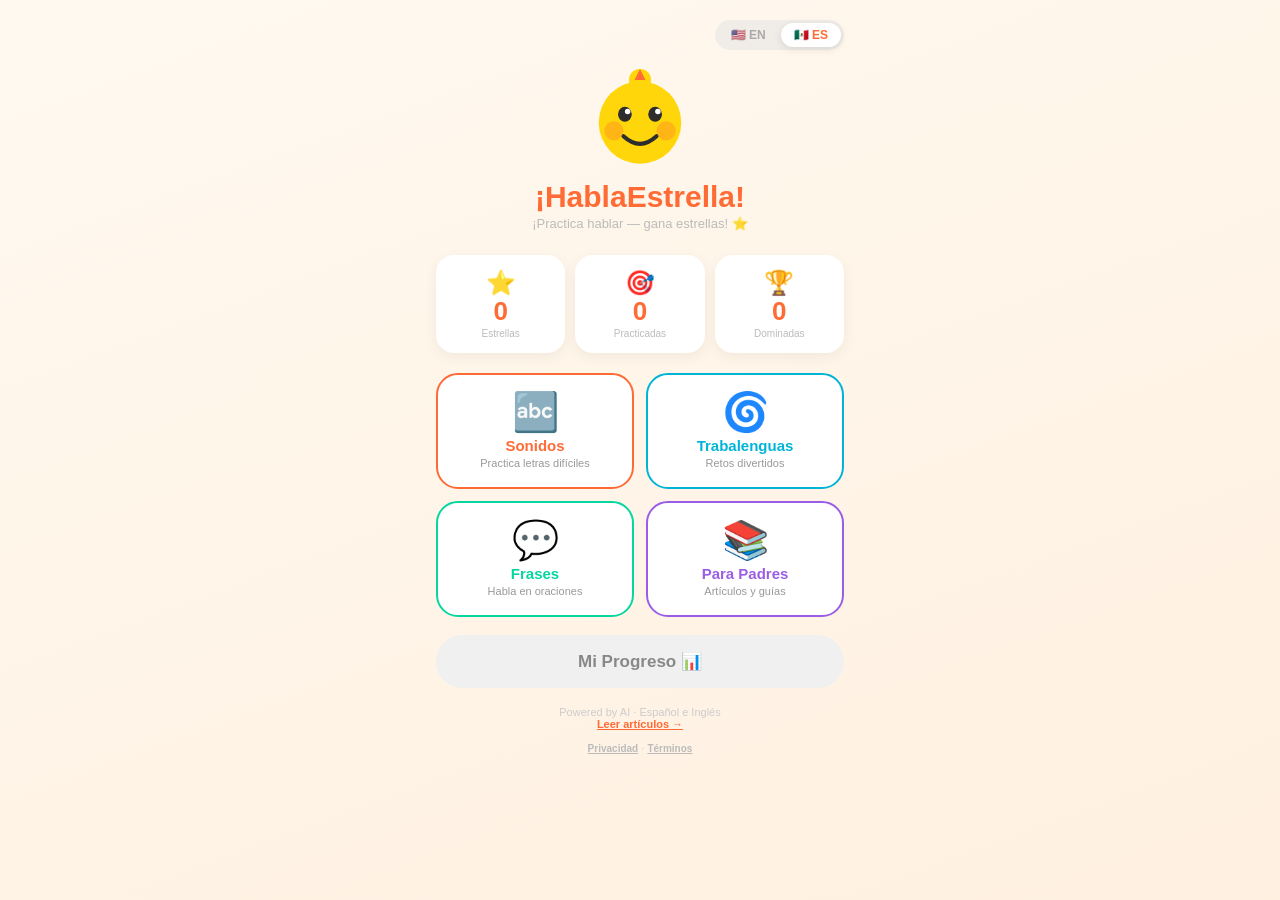
<file: index.html>
<!DOCTYPE html>
<html lang="es">
<head>
 <!-- Google tag (gtag.js) -->
<script async src="https://www.googletagmanager.com/gtag/js?id=G-LVW4PFD557"></script>
<script>
  window.dataLayer = window.dataLayer || [];
  function gtag(){dataLayer.push(arguments);}
  gtag('js', new Date());

  gtag('config', 'G-LVW4PFD557');
</script>
<meta charset="UTF-8">
<meta name="viewport" content="width=device-width, initial-scale=1.0, maximum-scale=1.0, user-scalable=no">
<meta name="theme-color" content="#FF6B35">
<meta name="description" content="App bilingüe de terapia del habla para niños. Practica sonidos, trabalenguas y frases en español e inglés con retroalimentación AI.">
<meta name="apple-mobile-web-app-capable" content="yes">
<meta name="apple-mobile-web-app-status-bar-style" content="default">
<meta name="apple-mobile-web-app-title" content="SpeakStar">
<link rel="manifest" href="manifest.json">
<link rel="icon" href="icon.png">
<link rel="apple-touch-icon" href="icon.png">
<title>SpeakStar · HablaEstrella — Terapia del Habla para Niños</title>
<style>
  *{box-sizing:border-box;margin:0;padding:0;-webkit-tap-highlight-color:transparent}
  html,body{height:100%;overflow-x:hidden}
  body{font-family:-apple-system,BlinkMacSystemFont,'Segoe UI',Roboto,sans-serif;background:linear-gradient(160deg,#FFF9F0 0%,#FFF0E0 100%);color:#2A2A2A;-webkit-font-smoothing:antialiased;min-height:100vh;overscroll-behavior:none}
  #app{max-width:440px;margin:0 auto;padding:20px 16px 32px;min-height:100vh;position:relative}
  .screen{animation:fadeIn .3s ease-out}
  button{font-family:inherit;cursor:pointer;border:none;outline:none}
  a{color:inherit;text-decoration:none}
  
  @keyframes fadeIn{from{opacity:0;transform:translateY(8px)}to{opacity:1;transform:translateY(0)}}
  @keyframes bounce{0%,100%{transform:translateY(0)}50%{transform:translateY(-10px)}}
  @keyframes pop{0%{transform:scale(.8);opacity:0}100%{transform:scale(1);opacity:1}}
  @keyframes boom{0%{transform:scale(0) rotate(-25deg);opacity:0}65%{transform:scale(1.35) rotate(6deg)}100%{transform:scale(1) rotate(0);opacity:1}}
  @keyframes pulse{0%,100%{box-shadow:0 0 0 0 rgba(255,107,53,.45)}50%{box-shadow:0 0 0 18px rgba(255,107,53,0)}}
  @keyframes spin{to{transform:rotate(360deg)}}
  @keyframes wiggle{0%,100%{transform:rotate(0)}25%{transform:rotate(-6deg)}75%{transform:rotate(6deg)}}
  
  .card{background:#fff;border-radius:24px;padding:20px;margin-bottom:14px;box-shadow:0 5px 22px rgba(0,0,0,.07)}
  .btn{display:block;width:100%;border-radius:100px;padding:16px 24px;font-size:17px;font-weight:800;text-align:center;margin-bottom:10px;transition:transform .1s;font-family:inherit}
  .btn:active{transform:scale(.97)}
  .btn-primary{background:#FF6B35;color:#fff}
  .btn-secondary{background:#F0F0F0;color:#888}
  .btn-outline{background:#fff;border:2.5px solid #FF6B35;color:#FF6B35}
  
  .top-bar{display:flex;justify-content:space-between;align-items:center;margin-bottom:16px}
  .back-btn{background:none;font-size:30px;color:#aaa;padding:0 4px;font-weight:300}
  .title{font-size:24px;font-weight:900;color:#FF6B35;flex:1;margin-left:4px}
  
  .lang-row{display:flex;background:#F0EDE8;border-radius:99px;padding:3px;gap:2px}
  .lang-btn{padding:5px 13px;border-radius:99px;font-size:12px;font-weight:800;color:#aaa;background:transparent;transition:all .2s}
  .lang-btn.active{background:#fff;color:#FF6B35;box-shadow:0 2px 8px rgba(0,0,0,.1)}
  
  .home-top{display:flex;justify-content:flex-end;margin-bottom:12px}
  .mascot-wrap{text-align:center;margin-top:4px}
  .app-name{font-size:38px;font-weight:900;color:#FF6B35;margin:10px 0 4px;line-height:1;text-align:center}
  .app-name.es{font-size:30px}
  .tagline{color:#bbb;font-size:13px;margin-bottom:24px;text-align:center}
  .stats-row{display:grid;grid-template-columns:1fr 1fr 1fr;gap:10px;margin-bottom:20px}
  .stat-card{background:#fff;border-radius:18px;padding:14px 8px;text-align:center;box-shadow:0 4px 14px rgba(0,0,0,.06)}
  .stat-icon{font-size:24px}
  .stat-val{font-size:26px;font-weight:900;color:#FF6B35;line-height:1.1}
  .stat-label{font-size:10px;color:#bbb;margin-top:2px}
  
  /* Module grid */
  .mod-grid{display:grid;grid-template-columns:1fr 1fr;gap:12px;margin-bottom:18px}
  .mod-card{border-radius:22px;padding:18px 12px;text-align:center;border-width:2.5px;border-style:solid;cursor:pointer;transition:transform .15s;background:#fff}
  .mod-card:active{transform:scale(.96)}
  .mod-card:hover{transform:scale(1.03)}
  .mod-emoji{font-size:38px;line-height:1;margin-bottom:6px}
  .mod-label{font-size:15px;font-weight:900;margin-bottom:3px}
  .mod-sub{font-size:11px;color:#999}
  
  .footer{font-size:11px;color:#ccc;margin-top:8px;text-align:center;padding:8px 0}
  .footer a{color:#FF6B35;text-decoration:underline;font-weight:700}
  
  .cat-grid{display:grid;grid-template-columns:1fr 1fr;gap:12px}
  .cat-card{border-radius:22px;padding:16px 10px;text-align:center;border-width:3px;border-style:solid;position:relative;transition:transform .15s;cursor:pointer}
  .cat-card:active{transform:scale(.96)}
  .cat-card:hover{transform:scale(1.03)}
  .cat-emoji{font-size:40px;line-height:1}
  .cat-label{font-size:15px;font-weight:900;margin:6px 0 5px}
  .cat-stars{display:flex;justify-content:center;gap:2px}
  .cat-star{font-size:14px;opacity:.22}
  .cat-star.on{opacity:1}
  .cat-count{font-size:10px;color:#bbb;margin-top:3px}
  .cat-badge{position:absolute;top:8px;right:8px;width:22px;height:22px;border-radius:11px;display:flex;align-items:center;justify-content:center;color:#fff;font-size:12px;font-weight:900}
  
  .practice-header{display:flex;justify-content:space-between;align-items:center;margin-bottom:16px}
  .counter{border-radius:99px;padding:4px 12px;font-size:12px;font-weight:800}
  .word-card{text-align:center;padding:36px 24px;animation:pop .3s ease-out}
  .word-emoji{font-size:88px;line-height:1;margin-bottom:10px}
  .word-text{font-size:48px;font-weight:900;color:#2A2A2A;letter-spacing:1px}
  .word-text.medium{font-size:32px;line-height:1.2}
  .word-text.small{font-size:24px;line-height:1.3}
  .word-hint{font-size:13px;color:#ccc;margin-top:10px}
  .tip-toggle{background:none;border:none;font-weight:800;font-size:13px;margin-bottom:8px;padding:4px 0;cursor:pointer}
  .tip-card{border-left:4px solid;border-radius:18px;padding:12px 16px;font-size:14px;color:#444;line-height:1.6;animation:fadeIn .25s ease-out;background:#fff;margin-bottom:14px}
  .wave-row{display:flex;justify-content:center;align-items:flex-end;gap:4px;height:52px;margin:24px 0 18px}
  .wave-bar{width:5px;background:#E0E0E0;border-radius:4px;height:8px;transition:height .12s ease,background .3s}
  .wave-bar.active{background:currentColor}
  .demo-btn{background:#F5F5F5;color:#aaa;font-size:13px;padding:11px 20px;border-radius:99px;width:100%;border:1px dashed #ddd;cursor:pointer;font-family:inherit;margin-bottom:10px}
  .instructions{font-size:13px;color:#bbb;text-align:center;line-height:1.5;margin-top:8px}
  
  .result-mascot{text-align:center;margin-bottom:14px}
  .celeb-emoji{font-size:42px;margin:8px 0 0;animation:wiggle .5s ease-out;display:inline-block}
  .stars-result{display:flex;justify-content:center;gap:8px;margin-bottom:14px}
  .star-result{font-size:44px;opacity:.18}
  .star-result.on{opacity:1}
  .star-result.on.an0{animation:boom .55s 0s ease-out both}
  .star-result.on.an1{animation:boom .55s .2s ease-out both}
  .star-result.on.an2{animation:boom .55s .4s ease-out both}
  .message{font-size:16px;color:#333;line-height:1.65;text-align:center;font-weight:600}
  .heard-row{margin-top:12px;background:#F8F8F8;border-radius:14px;padding:10px 14px;font-size:12px;color:#888;text-align:center}
  .tip-yellow{background:#FFFBEE;border:2.5px solid #FFD60A;border-radius:24px;padding:14px;font-size:14px;color:#555;line-height:1.65;margin-bottom:14px}
  
  .loading{text-align:center;padding-top:80px}
  .spinner{width:38px;height:38px;border:4px solid #FF6B35;border-top-color:transparent;border-radius:50%;animation:spin .75s linear infinite;margin:20px auto 0}
  .loading-text{font-size:22px;font-weight:900;color:#FF6B35;margin-top:18px}
  
  .summary-card{text-align:center;padding:22px 20px}
  .stars-count{font-size:30px;font-weight:900;color:#FF6B35;margin:10px 0 4px}
  .words-count{color:#ccc;font-size:13px}
  .section-label{font-size:11px;font-weight:900;color:#bbb;letter-spacing:.04em;margin-bottom:10px;margin-top:8px}
  .prog-card{padding:13px 18px}
  .prog-row{display:flex;align-items:center;gap:10px;margin-bottom:7px}
  .prog-emoji{font-size:20px}
  .prog-name{font-size:14px;font-weight:900;flex:1}
  .prog-count{font-size:12px;color:#ccc}
  .bar-bg{background:#F0F0F0;border-radius:99px;height:10px;overflow:hidden}
  .bar-fill{height:100%;border-radius:99px;transition:width .6s ease}
  .parent-card{background:#F0FFF9;border:2px solid #06D6A0;border-radius:24px;padding:16px;margin-top:8px}
  .parent-title{font-weight:900;color:#06D6A0;font-size:14px;margin-bottom:6px}
  .parent-text{font-size:13px;color:#555;line-height:1.65}
  
  .mascot{animation:bounce 1.6s ease-in-out infinite}
  
  .articles-cta{background:#FFF6E6;border:2px dashed #FF6B35;border-radius:18px;padding:14px;margin-top:14px;text-align:center}
  .articles-cta-title{font-weight:900;color:#FF6B35;font-size:14px;margin-bottom:4px}
  .articles-cta-text{font-size:12px;color:#888;margin-bottom:8px}
  .articles-cta-link{display:inline-block;background:#FF6B35;color:#fff;padding:8px 16px;border-radius:99px;font-size:13px;font-weight:800}
</style>
</head>
<body>
<div id="app"></div>

<script>
// ═══════════════════════════════════════════════════════════════════════════
//   API KEY - Replace with your Anthropic API key for AI feedback
//   Get one at: https://console.anthropic.com (free credits available)
//   Leave as 'sk-ant-YOUR_KEY_HERE' to use offline encouragement messages
// ═══════════════════════════════════════════════════════════════════════════
const ANTHROPIC_API_KEY = 'sk-ant-YOUR_KEY_HERE';

// ═══════════════════════════════════════════════════════════════════════════
//   TRANSLATIONS
// ═══════════════════════════════════════════════════════════════════════════
const T = {
  en: {
    appName:'SpeakStar!', tagline:'Practice speaking — earn stars! ⭐',
    startBtn:'Start Practice! 🎤', progressBtn:'My Progress 📊',
    stars:'Stars', practiced:'Practiced', mastered:'Mastered',
    pickModule:'Pick a Module',
    modSounds:'Sounds', modSoundsSub:'Practice tricky letters',
    modTwisters:'Tongue Twisters', modTwistersSub:'Fun speech challenges',
    modSentences:'Sentences', modSentencesSub:'Speak in phrases',
    modParents:'For Parents', modParentsSub:'Articles & guides',
    pickSound:'Pick a Sound', pickTwister:'Pick a Twister', pickSentence:'Pick a Topic',
    words:'words', twisters:'twisters', sentences:'sentences',
    sayWord:'Say this out loud! 📢',
    showTip:'💡 Show tip', hideTip:'💡 Hide tip',
    tapSpeak:'🎤 Tap to Speak!', listening:'🎤 Listening...',
    demoMode:'Skip mic (demo)',
    nextWord:'Next →', tryAgain:'Try Again 🔄', backToList:'Back to list',
    checking:'Checking your speech...',
    heard:'Heard', target:'Target',
    myProgress:'My Progress',
    soundCategories:'SOUND CATEGORIES',
    parentNote:'👨‍👩‍👧 Parent Note',
    parentDefault:'Start practicing to build progress! Aim for 5–10 words per day.',
    parentActive:(n)=>`Great work! ${n} items practiced. Daily 5–10 min sessions show the best improvement.`,
    instructions:'Tap the button, say the word clearly, get feedback!',
    articlesCtaTitle:'📚 Parents: Get the full guide',
    articlesCtaText:'Free articles on speech development',
    articlesCtaLink:'Read articles →',
    srLang:'en-US',
    aiPrompt:(type,target,spoken,hint)=>`You are a warm speech therapy assistant for children 4-10. The child practicing ${type} attempted: "${target}". Mic heard: "${spoken}". Tip: "${hint}". Be encouraging. Stars: 3=very close, 2=good effort, 1=keep trying. Bias to 2-3.\nRespond ONLY JSON: {"message":"2 short encouraging sentences IN ENGLISH","tip":"one kid-friendly pronunciation tip IN ENGLISH","stars":2,"celebEmoji":"🎉"}`,
  },
  es: {
    appName:'¡HablaEstrella!', tagline:'¡Practica hablar — gana estrellas! ⭐',
    startBtn:'¡Empezar! 🎤', progressBtn:'Mi Progreso 📊',
    stars:'Estrellas', practiced:'Practicadas', mastered:'Dominadas',
    pickModule:'Elige un Módulo',
    modSounds:'Sonidos', modSoundsSub:'Practica letras difíciles',
    modTwisters:'Trabalenguas', modTwistersSub:'Retos divertidos',
    modSentences:'Frases', modSentencesSub:'Habla en oraciones',
    modParents:'Para Padres', modParentsSub:'Artículos y guías',
    pickSound:'Elige un Sonido', pickTwister:'Elige un Trabalenguas', pickSentence:'Elige un Tema',
    words:'palabras', twisters:'trabalenguas', sentences:'frases',
    sayWord:'¡Di esto en voz alta! 📢',
    showTip:'💡 Ver consejo', hideTip:'💡 Ocultar consejo',
    tapSpeak:'🎤 ¡Toca para hablar!', listening:'🎤 Escuchando...',
    demoMode:'Modo demo (sin micrófono)',
    nextWord:'Siguiente →', tryAgain:'Intentar de nuevo 🔄', backToList:'Volver',
    checking:'Analizando tu voz...',
    heard:'Escuché', target:'Objetivo',
    myProgress:'Mi Progreso',
    soundCategories:'CATEGORÍAS',
    parentNote:'👨‍👩‍👧 Nota para padres',
    parentDefault:'¡Empieza a practicar! Intenta 5–10 palabras al día.',
    parentActive:(n)=>`¡Excelente! ${n} elementos practicados. La práctica diaria de 5–10 minutos muestra la mejor mejora.`,
    instructions:'¡Toca el botón, di la palabra, recibe retroalimentación!',
    articlesCtaTitle:'📚 Padres: Lee nuestra guía',
    articlesCtaText:'Artículos gratuitos sobre desarrollo del habla',
    articlesCtaLink:'Leer artículos →',
    srLang:'es-MX',
    aiPrompt:(type,target,spoken,hint)=>`Eres un asistente cálido de terapia del habla para niños de 4 a 10 años. El niño practicando ${type} intentó: "${target}". El micrófono escuchó: "${spoken}". Consejo: "${hint}". Sé alentador. Estrellas: 3=muy cerca, 2=buen esfuerzo, 1=sigue intentando. Inclínate por 2-3.\nResponde SOLO JSON: {"message":"2 frases cortas de aliento EN ESPAÑOL","tip":"un consejo de pronunciación EN ESPAÑOL","stars":2,"celebEmoji":"🎉"}`,
  }
};

// ═══════════════════════════════════════════════════════════════════════════
//   SOUND CATEGORIES (EXPANDED — 10+ words each)
// ═══════════════════════════════════════════════════════════════════════════
const CATEGORIES = {
  en: [
    { id:'s', label:'S Sound', emoji:'🐍', color:'#FF6B35', bg:'#FFF0EB',
      hint:'Make your teeth touch and blow air gently — like a snake hissing!',
      words:[{w:'sun',e:'☀️'},{w:'snake',e:'🐍'},{w:'star',e:'⭐'},{w:'smile',e:'😊'},{w:'soap',e:'🧼'},
             {w:'sand',e:'🏖️'},{w:'sock',e:'🧦'},{w:'soup',e:'🍲'},{w:'saw',e:'🪚'},{w:'seal',e:'🦭'}] },
    { id:'r', label:'R Sound', emoji:'🌈', color:'#00B4D8', bg:'#E8F7FB',
      hint:"Curl your tongue back a little — don't let it touch your teeth!",
      words:[{w:'rabbit',e:'🐰'},{w:'rainbow',e:'🌈'},{w:'rocket',e:'🚀'},{w:'robot',e:'🤖'},{w:'rose',e:'🌹'},
             {w:'red',e:'🔴'},{w:'rain',e:'🌧️'},{w:'ring',e:'💍'},{w:'rope',e:'🪢'},{w:'rock',e:'🪨'}] },
    { id:'l', label:'L Sound', emoji:'🦁', color:'#F5A623', bg:'#FEF9EE',
      hint:'Touch the tip of your tongue to the top of your mouth, just behind your front teeth!',
      words:[{w:'lion',e:'🦁'},{w:'leaf',e:'🍃'},{w:'lamp',e:'💡'},{w:'ladybug',e:'🐞'},{w:'lemon',e:'🍋'},
             {w:'leg',e:'🦵'},{w:'lake',e:'🏞️'},{w:'lock',e:'🔒'},{w:'lollipop',e:'🍭'},{w:'leopard',e:'🐆'}] },
    { id:'th', label:'TH Sound', emoji:'🦷', color:'#9B5DE5', bg:'#F3EFFE',
      hint:'Stick your tongue out just a tiny bit between your teeth and blow!',
      words:[{w:'three',e:'3️⃣'},{w:'thumb',e:'👍'},{w:'thunder',e:'⛈️'},{w:'think',e:'💭'},{w:'thread',e:'🧵'},
             {w:'throne',e:'👑'},{w:'thirty',e:'3️⃣'},{w:'thorn',e:'🌹'},{w:'thick',e:'📚'},{w:'thirsty',e:'💧'}] },
    { id:'sh', label:'SH Sound', emoji:'🐚', color:'#06D6A0', bg:'#EAFBF6',
      hint:"Round your lips a little and blow — like you're telling someone to be quiet!",
      words:[{w:'ship',e:'🚢'},{w:'shoe',e:'👟'},{w:'shark',e:'🦈'},{w:'shell',e:'🐚'},{w:'sheep',e:'🐑'},
             {w:'shirt',e:'👕'},{w:'shovel',e:'🔱'},{w:'shower',e:'🚿'},{w:'shop',e:'🛒'},{w:'shine',e:'✨'}] },
    { id:'ch', label:'CH Sound', emoji:'🚂', color:'#F72585', bg:'#FEE8F2',
      hint:'Put your teeth together and make a little puff of air — like a train starting!',
      words:[{w:'chair',e:'🪑'},{w:'cheese',e:'🧀'},{w:'chicken',e:'🐔'},{w:'cherry',e:'🍒'},{w:'chocolate',e:'🍫'},
             {w:'chip',e:'🍟'},{w:'church',e:'⛪'},{w:'cheek',e:'😊'},{w:'chest',e:'📦'},{w:'chain',e:'⛓️'}] },
    { id:'b', label:'B Sound', emoji:'🎈', color:'#3A86FF', bg:'#EEF4FF',
      hint:'Press your lips together and pop them open with your voice on!',
      words:[{w:'ball',e:'⚽'},{w:'bear',e:'🐻'},{w:'banana',e:'🍌'},{w:'bird',e:'🐦'},{w:'boat',e:'⛵'},
             {w:'book',e:'📚'},{w:'bus',e:'🚌'},{w:'baby',e:'👶'},{w:'bee',e:'🐝'},{w:'bowl',e:'🥣'}] },
    { id:'p', label:'P Sound', emoji:'🐧', color:'#C77DFF', bg:'#F5EEFF',
      hint:'Press your lips together and pop them open — like B but without your voice!',
      words:[{w:'pig',e:'🐷'},{w:'pizza',e:'🍕'},{w:'penguin',e:'🐧'},{w:'pear',e:'🍐'},{w:'purple',e:'💜'},
             {w:'pen',e:'🖊️'},{w:'panda',e:'🐼'},{w:'pumpkin',e:'🎃'},{w:'paint',e:'🎨'},{w:'pony',e:'🐴'}] },
  ],
  es: [
    { id:'rr', label:'Sonido RR', emoji:'🐯', color:'#FF6B35', bg:'#FFF0EB',
      hint:'Pon la punta de tu lengua detrás de los dientes de arriba y hazla vibrar — ¡como un motor!',
      words:[{w:'perro',e:'🐕'},{w:'tierra',e:'🌍'},{w:'carro',e:'🚗'},{w:'arroz',e:'🍚'},{w:'guitarra',e:'🎸'},
             {w:'torre',e:'🗼'},{w:'gorra',e:'🧢'},{w:'burro',e:'🫏'},{w:'cigarra',e:'🦗'},{w:'ferrocarril',e:'🚂'}] },
    { id:'n_t', label:'Sonido Ñ', emoji:'🇲🇽', color:'#9B5DE5', bg:'#F3EFFE',
      hint:'Pon tu lengua en el paladar como para la N, ¡pero apriétala un poco más!',
      words:[{w:'niño',e:'👦'},{w:'piña',e:'🍍'},{w:'baño',e:'🛁'},{w:'año',e:'📅'},{w:'mañana',e:'🌅'},
             {w:'montaña',e:'⛰️'},{w:'pequeño',e:'🐭'},{w:'español',e:'🇪🇸'},{w:'otoño',e:'🍂'},{w:'señor',e:'👨'}] },
    { id:'s_es', label:'Sonido S', emoji:'🐍', color:'#00B4D8', bg:'#E8F7FB',
      hint:'Junta los dientes suavemente y sopla el aire — ¡como una serpiente!',
      words:[{w:'sol',e:'☀️'},{w:'sopa',e:'🍲'},{w:'sapo',e:'🐸'},{w:'silla',e:'🪑'},{w:'sirena',e:'🧜'},
             {w:'sandía',e:'🍉'},{w:'serpiente',e:'🐍'},{w:'salsa',e:'🌶️'},{w:'suelo',e:'🟫'},{w:'semana',e:'📅'}] },
    { id:'ll', label:'Sonido LL', emoji:'🌧️', color:'#06D6A0', bg:'#EAFBF6',
      hint:'Coloca tu lengua en el centro del paladar y deja salir el aire por los lados.',
      words:[{w:'lluvia',e:'🌧️'},{w:'llama',e:'🦙'},{w:'llave',e:'🔑'},{w:'pollo',e:'🍗'},{w:'sello',e:'📬'},
             {w:'caballo',e:'🐴'},{w:'calle',e:'🛣️'},{w:'gallo',e:'🐓'},{w:'cebolla',e:'🧅'},{w:'galleta',e:'🍪'}] },
    { id:'j', label:'Sonido J', emoji:'🦒', color:'#F5A623', bg:'#FEF9EE',
      hint:'Haz un sonido suave en la garganta, como si hicieras gárgaras muy suaves.',
      words:[{w:'jirafa',e:'🦒'},{w:'ojo',e:'👁️'},{w:'jugo',e:'🧃'},{w:'rojo',e:'🔴'},{w:'reloj',e:'⌚'},
             {w:'jardín',e:'🌳'},{w:'conejo',e:'🐰'},{w:'abeja',e:'🐝'},{w:'hijo',e:'👶'},{w:'dibujo',e:'🎨'}] },
    { id:'d_es', label:'Sonido D', emoji:'🦷', color:'#F72585', bg:'#FEE8F2',
      hint:'Pon la punta de tu lengua detrás de los dientes superiores y tócalos suavemente.',
      words:[{w:'dedo',e:'👆'},{w:'dado',e:'🎲'},{w:'disco',e:'💿'},{w:'duende',e:'🧝'},{w:'dulce',e:'🍬'},
             {w:'dragón',e:'🐲'},{w:'delfín',e:'🐬'},{w:'dormir',e:'😴'},{w:'doctor',e:'👨‍⚕️'},{w:'dinosaurio',e:'🦕'}] },
    { id:'b_es', label:'Sonido B/V', emoji:'🎈', color:'#3A86FF', bg:'#EEF4FF',
      hint:'Junta los labios y ábrelos con voz — la B y la V suenan casi igual en español.',
      words:[{w:'barco',e:'⛵'},{w:'vaca',e:'🐄'},{w:'bota',e:'👢'},{w:'ventana',e:'🪟'},{w:'bebé',e:'👶'},
             {w:'boca',e:'👄'},{w:'vino',e:'🍷'},{w:'búho',e:'🦉'},{w:'vampiro',e:'🧛'},{w:'banana',e:'🍌'}] },
    { id:'p_es', label:'Sonido P', emoji:'🐧', color:'#C77DFF', bg:'#F5EEFF',
      hint:'Junta los labios y ábrelos de golpe — ¡sin vibrar la garganta!',
      words:[{w:'papá',e:'👨'},{w:'pato',e:'🦆'},{w:'piña',e:'🍍'},{w:'pulpo',e:'🐙'},{w:'pelota',e:'⚽'},
             {w:'panda',e:'🐼'},{w:'pera',e:'🍐'},{w:'plato',e:'🍽️'},{w:'payaso',e:'🤡'},{w:'panqueque',e:'🥞'}] },
  ]
};

// ═══════════════════════════════════════════════════════════════════════════
//   TONGUE TWISTERS (TRABALENGUAS) — NEW MODULE
// ═══════════════════════════════════════════════════════════════════════════
const TWISTERS = {
  en: [
    { id:'t1', label:'Easy Peasy', emoji:'🐝', color:'#FF6B35', bg:'#FFF0EB',
      hint:'Say it slowly first, then a little faster each time!',
      sounds:'B/S', items:[
        {w:'Big bees buzz',e:'🐝'},
        {w:'Six sleek sheep',e:'🐑'},
        {w:'Red lorry, yellow lorry',e:'🚚'},
        {w:'Toy boat, toy boat',e:'⛵'},
        {w:'Unique New York',e:'🗽'},
    ]},
    { id:'t2', label:'Peter Piper', emoji:'🌶️', color:'#06D6A0', bg:'#EAFBF6',
      hint:'Classic P sound twister — pop those lips!',
      sounds:'P', items:[
        {w:'Peter Piper picked a peck',e:'👨'},
        {w:'A peck of pickled peppers',e:'🌶️'},
        {w:'Peter Piper picked a peck of pickled peppers',e:'🌶️'},
    ]},
    { id:'t3', label:'She Sells Shells', emoji:'🐚', color:'#9B5DE5', bg:'#F3EFFE',
      hint:'Focus on the SH sound, gentle and steady!',
      sounds:'SH/S', items:[
        {w:'She sells shells',e:'🐚'},
        {w:'She sells shells by the seashore',e:'🌊'},
        {w:'The shells she sells are seashells',e:'🐚'},
    ]},
    { id:'t4', label:'Woodchuck', emoji:'🪵', color:'#F5A623', bg:'#FEF9EE',
      hint:'Watch your W and CH sounds!',
      sounds:'W/CH', items:[
        {w:'How much wood',e:'🪵'},
        {w:'How much wood would a woodchuck chuck',e:'🦫'},
        {w:'If a woodchuck could chuck wood',e:'🪵'},
    ]},
  ],
  es: [
    { id:'tr1', label:'Tres Tristes Tigres', emoji:'🐯', color:'#FF6B35', bg:'#FFF0EB',
      hint:'Clásico de la R y la T — ¡di despacio primero!',
      sounds:'TR/R', items:[
        {w:'Tres tristes tigres',e:'🐯'},
        {w:'Tragaban trigo',e:'🌾'},
        {w:'Tres tristes tigres tragaban trigo',e:'🐯'},
        {w:'En un trigal',e:'🌾'},
    ]},
    { id:'tr2', label:'Pablito Clavó', emoji:'🔨', color:'#06D6A0', bg:'#EAFBF6',
      hint:'¡Practica la P y la Cl con ritmo!',
      sounds:'P/CL', items:[
        {w:'Pablito clavó un clavito',e:'🔨'},
        {w:'Un clavito clavó Pablito',e:'🔨'},
        {w:'Pablito clavó un clavito en la calva de un calvito',e:'👴'},
    ]},
    { id:'tr3', label:'Pepe Pecas', emoji:'🥔', color:'#9B5DE5', bg:'#F3EFFE',
      hint:'¡Mucha P! Junta y separa los labios.',
      sounds:'P', items:[
        {w:'Pepe Pecas',e:'👨'},
        {w:'Pica papas con un pico',e:'🥔'},
        {w:'Pepe Pecas pica papas con un pico',e:'🥔'},
    ]},
    { id:'tr4', label:'Erre con Erre', emoji:'🚂', color:'#F72585', bg:'#FEE8F2',
      hint:'¡El más famoso! Vibra la lengua para la RR.',
      sounds:'RR/R', items:[
        {w:'Erre con erre cigarro',e:'🚬'},
        {w:'Erre con erre barril',e:'🛢️'},
        {w:'Rápido corren los carros',e:'🚗'},
        {w:'Por los rieles del ferrocarril',e:'🚂'},
    ]},
    { id:'tr5', label:'Mi Mamá Me Mima', emoji:'💕', color:'#3A86FF', bg:'#EEF4FF',
      hint:'¡Súper fácil! Junta los labios para la M.',
      sounds:'M', items:[
        {w:'Mi mamá me mima',e:'💕'},
        {w:'Mucho me mima mi mamá',e:'💕'},
        {w:'¿Cómo cómo? ¡Como como!',e:'🍽️'},
    ]},
    { id:'tr6', label:'Cuando Cuentes', emoji:'🔢', color:'#F5A623', bg:'#FEF9EE',
      hint:'La C suena fuerte, ¡como tos!',
      sounds:'C', items:[
        {w:'Cuando cuentes cuentos',e:'📖'},
        {w:'Cuenta cuántos cuentos',e:'🔢'},
        {w:'Cuenta cuántos cuentos cuentas',e:'📖'},
    ]},
    { id:'tr7', label:'Pancha Plancha', emoji:'👚', color:'#00B4D8', bg:'#E8F7FB',
      hint:'¡Practica la P y la PL!',
      sounds:'P/PL', items:[
        {w:'Si Pancha plancha',e:'👚'},
        {w:'Con cuatro planchas',e:'👚'},
        {w:'¿Con cuántas planchas plancha Pancha?',e:'👚'},
    ]},
    { id:'tr8', label:'Como Como', emoji:'🍽️', color:'#C77DFF', bg:'#F5EEFF',
      hint:'¡Trabalenguas corto y divertido!',
      sounds:'C', items:[
        {w:'Como poco coco como',e:'🥥'},
        {w:'Poco coco compro',e:'🥥'},
        {w:'Como poco coco como, poco coco compro',e:'🥥'},
    ]},
  ]
};

// ═══════════════════════════════════════════════════════════════════════════
//   SENTENCES (FRASES) — NEW MODULE
// ═══════════════════════════════════════════════════════════════════════════
const SENTENCES = {
  en: [
    { id:'f1', label:'Family', emoji:'👨‍👩‍👧', color:'#FF6B35', bg:'#FFF0EB',
      hint:'Read each sentence at your own pace!',
      items:[
        {w:'I love my mom',e:'❤️'},
        {w:'My dad is funny',e:'😄'},
        {w:'I have a sister',e:'👧'},
        {w:'My family is big',e:'👨‍👩‍👧‍👦'},
        {w:'We eat together',e:'🍽️'},
    ]},
    { id:'f2', label:'School Day', emoji:'🎒', color:'#00B4D8', bg:'#E8F7FB',
      hint:'Speak each sentence clearly!',
      sounds:'S', items:[
        {w:'I go to school',e:'🏫'},
        {w:'My teacher is nice',e:'👩‍🏫'},
        {w:'I draw with colors',e:'🎨'},
        {w:'I read a book',e:'📚'},
        {w:'We play at recess',e:'⚽'},
    ]},
    { id:'f3', label:'My Day', emoji:'☀️', color:'#F5A623', bg:'#FEF9EE',
      hint:'Practice rhythm and flow!',
      items:[
        {w:'I wake up early',e:'⏰'},
        {w:'I brush my teeth',e:'🦷'},
        {w:'I eat breakfast',e:'🥣'},
        {w:'I play with toys',e:'🧸'},
        {w:'I sleep at night',e:'🌙'},
    ]},
    { id:'f4', label:'Animals', emoji:'🐶', color:'#06D6A0', bg:'#EAFBF6',
      hint:'Have fun with animal sounds!',
      items:[
        {w:'The dog says woof',e:'🐶'},
        {w:'The cat says meow',e:'🐱'},
        {w:'The cow says moo',e:'🐄'},
        {w:'The bird flies high',e:'🐦'},
        {w:'The fish swims fast',e:'🐠'},
    ]},
  ],
  es: [
    { id:'fr1', label:'La Familia', emoji:'👨‍👩‍👧', color:'#FF6B35', bg:'#FFF0EB',
      hint:'¡Lee cada frase a tu propio ritmo!',
      items:[
        {w:'Yo amo a mi mamá',e:'❤️'},
        {w:'Mi papá es divertido',e:'😄'},
        {w:'Tengo una hermana',e:'👧'},
        {w:'Mi familia es grande',e:'👨‍👩‍👧‍👦'},
        {w:'Comemos juntos',e:'🍽️'},
        {w:'Mi abuela hace pan',e:'🍞'},
    ]},
    { id:'fr2', label:'En la Escuela', emoji:'🎒', color:'#00B4D8', bg:'#E8F7FB',
      hint:'¡Habla cada frase claramente!',
      items:[
        {w:'Voy a la escuela',e:'🏫'},
        {w:'Mi maestra es buena',e:'👩‍🏫'},
        {w:'Dibujo con colores',e:'🎨'},
        {w:'Leo un libro',e:'📚'},
        {w:'Jugamos en el recreo',e:'⚽'},
        {w:'Aprendo a leer',e:'📖'},
    ]},
    { id:'fr3', label:'Mi Día', emoji:'☀️', color:'#F5A623', bg:'#FEF9EE',
      hint:'¡Practica el ritmo natural!',
      items:[
        {w:'Me levanto temprano',e:'⏰'},
        {w:'Me lavo los dientes',e:'🦷'},
        {w:'Desayuno cereal',e:'🥣'},
        {w:'Juego con juguetes',e:'🧸'},
        {w:'Duermo en la noche',e:'🌙'},
        {w:'Veo la luna llena',e:'🌕'},
    ]},
    { id:'fr4', label:'Los Animales', emoji:'🐶', color:'#06D6A0', bg:'#EAFBF6',
      hint:'¡Diviértete con los sonidos de animales!',
      items:[
        {w:'El perro dice guau',e:'🐶'},
        {w:'El gato dice miau',e:'🐱'},
        {w:'La vaca dice mu',e:'🐄'},
        {w:'El pájaro vuela alto',e:'🐦'},
        {w:'El pez nada rápido',e:'🐠'},
        {w:'El león es grande',e:'🦁'},
    ]},
    { id:'fr5', label:'La Comida', emoji:'🍎', color:'#F72585', bg:'#FEE8F2',
      hint:'¡Frases con sabor a México!',
      items:[
        {w:'Como tacos los martes',e:'🌮'},
        {w:'Bebo agua de jamaica',e:'🍹'},
        {w:'Me gusta el pan dulce',e:'🍞'},
        {w:'La sopa está caliente',e:'🍲'},
        {w:'Quiero un mango maduro',e:'🥭'},
        {w:'Hago tortillas con mamá',e:'🌮'},
    ]},
    { id:'fr6', label:'Los Colores', emoji:'🌈', color:'#9B5DE5', bg:'#F3EFFE',
      hint:'¡Aprende colores hablando!',
      items:[
        {w:'El sol es amarillo',e:'☀️'},
        {w:'El cielo es azul',e:'☁️'},
        {w:'La hierba es verde',e:'🌱'},
        {w:'La manzana es roja',e:'🍎'},
        {w:'La uva es morada',e:'🍇'},
        {w:'La nieve es blanca',e:'❄️'},
    ]},
  ]
};

// ═══════════════════════════════════════════════════════════════════════════
//   OFFLINE FEEDBACK
// ═══════════════════════════════════════════════════════════════════════════
const OFFLINE = {
  en: [
    { message:"Awesome try! You're getting better every time. ⭐", tip:'Say it slowly, one sound at a time.', stars:3, celebEmoji:'🌟' },
    { message:'Way to go! Your hard work is paying off!', tip:'Try saying it in front of a mirror.', stars:2, celebEmoji:'🎉' },
    { message:"You're a superstar! Keep it up!", tip:'Take a deep breath before you speak.', stars:3, celebEmoji:'⭐' },
    { message:'Great job! That was a really good try.', tip:'Listen carefully — does it sound right? Try once more!', stars:2, celebEmoji:'🎊' },
    { message:'Wonderful! Every practice makes you stronger.', tip:'Slow down and feel where your tongue and lips go.', stars:3, celebEmoji:'💪' },
  ],
  es: [
    { message:'¡Buen intento! Cada vez lo haces mejor. ⭐', tip:'Dilo despacio, un sonido a la vez.', stars:3, celebEmoji:'🌟' },
    { message:'¡Muy bien! ¡Tu esfuerzo está dando resultado!', tip:'Mírate en un espejo mientras lo dices.', stars:2, celebEmoji:'🎉' },
    { message:'¡Eres una superestrella! ¡Sigue así!', tip:'Respira profundo antes de hablar.', stars:3, celebEmoji:'⭐' },
    { message:'¡Excelente! Fue un intento muy bueno.', tip:'¿Te oíste bien? ¡Inténtalo otra vez!', stars:2, celebEmoji:'🎊' },
    { message:'¡Maravilloso! Con cada práctica te haces más fuerte.', tip:'Despacio — siente dónde van tu lengua y tus labios.', stars:3, celebEmoji:'💪' },
  ]
};

// ═══════════════════════════════════════════════════════════════════════════
//                          STATE & STORAGE
// ═══════════════════════════════════════════════════════════════════════════
const state = {
  lang: localStorage.getItem('lang') || 'es',  // Spanish-first
  totalStars: parseInt(localStorage.getItem('totalStars') || '0'),
  wordsDone: parseInt(localStorage.getItem('wordsDone') || '0'),
  catProg: JSON.parse(localStorage.getItem('catProg') || '{}'),
  screen: 'home',
  module: null,  // 'sounds' | 'twisters' | 'sentences'
  cat: null,
  wordIdx: 0,
  spoken: null,
  feedback: null,
  isRecording: false,
  isLoading: false,
  showTip: false,
};

function save() {
  localStorage.setItem('lang', state.lang);
  localStorage.setItem('totalStars', state.totalStars);
  localStorage.setItem('wordsDone', state.wordsDone);
  localStorage.setItem('catProg', JSON.stringify(state.catProg));
}

// ═══════════════════════════════════════════════════════════════════════════
//                          API
// ═══════════════════════════════════════════════════════════════════════════
function offlineFeedback(lang) {
  const arr = OFFLINE[lang];
  return arr[Math.floor(Math.random() * arr.length)];
}

async function getAIFeedback(lang, type, target, hint, spoken) {
  if (!ANTHROPIC_API_KEY || ANTHROPIC_API_KEY === 'sk-ant-YOUR_KEY_HERE') {
    return offlineFeedback(lang);
  }
  try {
    const r = await fetch('https://api.anthropic.com/v1/messages', {
      method: 'POST',
      headers: {
        'Content-Type': 'application/json',
        'x-api-key': ANTHROPIC_API_KEY,
        'anthropic-version': '2023-06-01',
        'anthropic-dangerous-direct-browser-access': 'true',
      },
      body: JSON.stringify({
        model: 'claude-sonnet-4-20250514',
        max_tokens: 300,
        messages: [{ role:'user', content: T[lang].aiPrompt(type, target, spoken, hint) }],
      }),
    });
    const data = await r.json();
    const raw = data.content?.find(b => b.type === 'text')?.text || '';
    return JSON.parse(raw.replace(/```json|```/g, '').trim());
  } catch (e) {
    return offlineFeedback(lang);
  }
}

// ═══════════════════════════════════════════════════════════════════════════
//                          MASCOT SVG
// ═══════════════════════════════════════════════════════════════════════════
function mascot(size = 80, wink = false) {
  return `
  <svg class="mascot" width="${size}" height="${size}" viewBox="0 0 80 80" style="display:block;margin:0 auto">
    <circle cx="40" cy="44" r="30" fill="#FFD60A"/>
    <polygon points="40,14 48,26 32,26" fill="#FFD60A"/>
    <circle cx="40" cy="13" r="8" fill="#FFD60A"/>
    <polygon points="40,5 44,13 36,13" fill="#FF6B35"/>
    <ellipse cx="29" cy="38" rx="5" ry="5.5" fill="#2D2D2D"/>
    <ellipse cx="51" cy="38" rx="5" ry="${wink ? 1.5 : 5.5}" fill="#2D2D2D"/>
    <circle cx="31" cy="36" r="2" fill="#fff"/>
    ${!wink ? '<circle cx="53" cy="36" r="2" fill="#fff"/>' : ''}
    <path d="M28 54 Q40 65 52 54" stroke="#2D2D2D" stroke-width="3" fill="none" stroke-linecap="round"/>
    <circle cx="21" cy="50" r="7" fill="#FF6B35" opacity="0.3"/>
    <circle cx="59" cy="50" r="7" fill="#FF6B35" opacity="0.3"/>
  </svg>`;
}

// ═══════════════════════════════════════════════════════════════════════════
//                          HELPERS
// ═══════════════════════════════════════════════════════════════════════════
function getCurrentList() {
  if (state.module === 'sounds') return CATEGORIES[state.lang];
  if (state.module === 'twisters') return TWISTERS[state.lang];
  if (state.module === 'sentences') return SENTENCES[state.lang];
  return [];
}

function getItemList() {
  if (!state.cat) return [];
  return state.cat.words || state.cat.items || [];
}

function getWordFontClass(text) {
  if (text.length < 8) return '';
  if (text.length < 18) return 'medium';
  return 'small';
}

function langToggle() {
  return `
    <div class="lang-row">
      <button class="lang-btn ${state.lang === 'en' ? 'active' : ''}" onclick="setLang('en')">🇺🇸 EN</button>
      <button class="lang-btn ${state.lang === 'es' ? 'active' : ''}" onclick="setLang('es')">🇲🇽 ES</button>
    </div>`;
}

// ═══════════════════════════════════════════════════════════════════════════
//                          RENDER: HOME
// ═══════════════════════════════════════════════════════════════════════════
function renderHome() {
  const t = T[state.lang];
  const mastered = Object.values(state.catProg).filter(v => v >= 3).length;
  const articlesPath = 'articulos/';
  return `
    <div class="screen">
      <div class="home-top">${langToggle()}</div>
      <div class="mascot-wrap">${mascot(110)}</div>
      <h1 class="app-name ${state.lang}">${t.appName}</h1>
      <p class="tagline">${t.tagline}</p>
      
      <div class="stats-row">
        <div class="stat-card">
          <div class="stat-icon">⭐</div>
          <div class="stat-val">${state.totalStars}</div>
          <div class="stat-label">${t.stars}</div>
        </div>
        <div class="stat-card">
          <div class="stat-icon">🎯</div>
          <div class="stat-val">${state.wordsDone}</div>
          <div class="stat-label">${t.practiced}</div>
        </div>
        <div class="stat-card">
          <div class="stat-icon">🏆</div>
          <div class="stat-val">${mastered}</div>
          <div class="stat-label">${t.mastered}</div>
        </div>
      </div>
      
      <div class="mod-grid">
        <div class="mod-card" style="border-color:#FF6B35" onclick="selectModule('sounds')">
          <div class="mod-emoji">🔤</div>
          <div class="mod-label" style="color:#FF6B35">${t.modSounds}</div>
          <div class="mod-sub">${t.modSoundsSub}</div>
        </div>
        <div class="mod-card" style="border-color:#00B4D8" onclick="selectModule('twisters')">
          <div class="mod-emoji">🌀</div>
          <div class="mod-label" style="color:#00B4D8">${t.modTwisters}</div>
          <div class="mod-sub">${t.modTwistersSub}</div>
        </div>
        <div class="mod-card" style="border-color:#06D6A0" onclick="selectModule('sentences')">
          <div class="mod-emoji">💬</div>
          <div class="mod-label" style="color:#06D6A0">${t.modSentences}</div>
          <div class="mod-sub">${t.modSentencesSub}</div>
        </div>
        <a class="mod-card" style="border-color:#9B5DE5;display:block" href="${articlesPath}">
          <div class="mod-emoji">📚</div>
          <div class="mod-label" style="color:#9B5DE5">${t.modParents}</div>
          <div class="mod-sub">${t.modParentsSub}</div>
        </a>
      </div>
      
      <button class="btn btn-secondary" onclick="go('progress')">${t.progressBtn}</button>
      
      <p class="footer">
        Powered by AI · ${state.lang === 'es' ? 'Español e Inglés' : 'English & Spanish'}
        <br>
        <a href="${articlesPath}">${t.articlesCtaLink}</a><br><br><a href="privacy.html" style="font-size:10px;color:#bbb">Privacidad</a> · <a href="terms.html" style="font-size:10px;color:#bbb">Términos</a>
      </p>
    </div>`;
}

// ═══════════════════════════════════════════════════════════════════════════
//                          RENDER: LIST (Categories/Twisters/Sentences)
// ═══════════════════════════════════════════════════════════════════════════
function renderList() {
  const t = T[state.lang];
  const list = getCurrentList();
  let title;
  if (state.module === 'sounds') title = t.pickSound;
  else if (state.module === 'twisters') title = t.pickTwister;
  else title = t.pickSentence;
  
  return `
    <div class="screen">
      <div class="top-bar">
        <div style="display:flex;align-items:center;gap:6px">
          <button class="back-btn" onclick="go('home')">‹</button>
          <h2 class="title">${title}</h2>
        </div>
        ${langToggle()}
      </div>
      <div class="cat-grid">
        ${list.map(c => {
          const prog = state.catProg[c.id] || 0;
          const itemCount = (c.words || c.items || []).length;
          const unit = state.module === 'sounds' ? t.words : (state.module === 'twisters' ? t.twisters : t.sentences);
          return `
            <div class="cat-card" style="background:${c.bg};border-color:${c.color}55" onclick="selectCat('${c.id}')">
              ${prog >= 3 ? `<div class="cat-badge" style="background:${c.color}">✓</div>` : ''}
              <div class="cat-emoji">${c.emoji}</div>
              <div class="cat-label" style="color:${c.color}">${c.label}</div>
              <div class="cat-stars">
                <span class="cat-star ${prog >= 1 ? 'on' : ''}">⭐</span>
                <span class="cat-star ${prog >= 2 ? 'on' : ''}">⭐</span>
                <span class="cat-star ${prog >= 3 ? 'on' : ''}">⭐</span>
              </div>
              <div class="cat-count">${itemCount} ${unit}</div>
            </div>
          `;
        }).join('')}
      </div>
    </div>`;
}

// ═══════════════════════════════════════════════════════════════════════════
//                          RENDER: PRACTICE
// ═══════════════════════════════════════════════════════════════════════════
function renderPractice() {
  const t = T[state.lang];
  const cat = state.cat;
  const items = getItemList();
  const item = items[state.wordIdx];
  const fontClass = getWordFontClass(item.w);
  
  return `
    <div class="screen">
      <div class="practice-header">
        <button class="back-btn" onclick="go('list')">‹</button>
        <div style="font-weight:900;color:${cat.color};font-size:16px;text-align:center;flex:1">${cat.label}</div>
        <div class="counter" style="background:${cat.bg};color:${cat.color}">${state.wordIdx + 1}/${items.length}</div>
      </div>
      <div class="card word-card">
        <div class="word-emoji">${item.e}</div>
        <div class="word-text ${fontClass}">${item.w}</div>
        <div class="word-hint">${t.sayWord}</div>
      </div>
      <button class="tip-toggle" style="color:${cat.color}" onclick="toggleTip()">
        ${state.showTip ? t.hideTip : t.showTip}
      </button>
      ${state.showTip ? `<div class="tip-card" style="border-left-color:${cat.color}">${cat.hint}</div>` : ''}
      <div class="wave-row" id="waveRow" style="color:${cat.color}">
        ${Array(9).fill(0).map(() => '<div class="wave-bar"></div>').join('')}
      </div>
      <button class="btn" 
              style="background:${state.isRecording ? '#ddd' : cat.color};color:${state.isRecording ? '#aaa' : '#fff'};${!state.isRecording ? 'animation:pulse 2s ease-in-out infinite' : ''}"
              onclick="${state.isRecording ? 'stopRecording()' : 'startRecording()'}">
        ${state.isRecording ? t.listening : t.tapSpeak}
      </button>
      <button class="demo-btn" onclick="submitSpeech('${item.w.replace(/'/g, "\\'")}')">${t.demoMode}</button>
      <p class="instructions">${t.instructions}</p>
    </div>`;
}

// ═══════════════════════════════════════════════════════════════════════════
//                          RENDER: RESULT
// ═══════════════════════════════════════════════════════════════════════════
function renderResult() {
  const t = T[state.lang];
  if (state.isLoading) {
    return `
      <div class="screen loading">
        ${mascot(100)}
        <div class="loading-text">${t.checking}</div>
        <div class="spinner"></div>
      </div>`;
  }
  const fb = state.feedback;
  const cat = state.cat;
  const items = getItemList();
  const item = items[state.wordIdx];
  return `
    <div class="screen">
      <div class="result-mascot">
        ${mascot(88, fb.stars === 3)}
        <div class="celeb-emoji">${fb.celebEmoji || '🎉'}</div>
      </div>
      <div class="stars-result">
        <span class="star-result ${fb.stars >= 1 ? 'on an0' : ''}">⭐</span>
        <span class="star-result ${fb.stars >= 2 ? 'on an1' : ''}">⭐</span>
        <span class="star-result ${fb.stars >= 3 ? 'on an2' : ''}">⭐</span>
      </div>
      <div class="card" style="text-align:center">
        <p class="message">${fb.message}</p>
        ${state.spoken && state.spoken.toLowerCase() !== item.w.toLowerCase() ? `
          <div class="heard-row">
            ${t.heard}: <strong>"${state.spoken}"</strong> · ${t.target}: <strong>"${item.w}"</strong>
          </div>
        ` : ''}
      </div>
      <div class="tip-yellow">💡 ${fb.tip}</div>
      <button class="btn" style="background:${cat.color};color:#fff" onclick="nextWord()">${t.nextWord}</button>
      <button class="btn btn-outline" style="border-color:${cat.color};color:${cat.color}" onclick="retryWord()">${t.tryAgain}</button>
      <button class="btn btn-secondary" onclick="go('list')">${t.backToList}</button>
    </div>`;
}

// ═══════════════════════════════════════════════════════════════════════════
//                          RENDER: PROGRESS
// ═══════════════════════════════════════════════════════════════════════════
function renderProgress() {
  const t = T[state.lang];
  const cats = CATEGORIES[state.lang];
  const articlesPath = 'articulos/';
  return `
    <div class="screen">
      <div class="top-bar">
        <div style="display:flex;align-items:center;gap:6px">
          <button class="back-btn" onclick="go('home')">‹</button>
          <h2 class="title">${t.myProgress}</h2>
        </div>
        ${langToggle()}
      </div>
      <div class="card summary-card">
        ${mascot(72)}
        <div class="stars-count">${state.totalStars} ${t.stars}! ⭐</div>
        <div class="words-count">${state.wordsDone} ${t.practiced}</div>
      </div>
      <div class="section-label">${t.soundCategories}</div>
      ${cats.map(c => {
        const prog = state.catProg[c.id] || 0;
        return `
          <div class="card prog-card">
            <div class="prog-row">
              <span class="prog-emoji">${c.emoji}</span>
              <span class="prog-name" style="color:${c.color}">${c.label}</span>
              <span class="prog-count">${prog}/3 ⭐</span>
            </div>
            <div class="bar-bg">
              <div class="bar-fill" style="background:${c.color};width:${(prog/3)*100}%"></div>
            </div>
          </div>`;
      }).join('')}
      <div class="parent-card">
        <div class="parent-title">${t.parentNote}</div>
        <div class="parent-text">
          ${state.wordsDone === 0 ? t.parentDefault : t.parentActive(state.wordsDone)}
        </div>
      </div>
      <div class="articles-cta">
        <div class="articles-cta-title">${t.articlesCtaTitle}</div>
        <div class="articles-cta-text">${t.articlesCtaText}</div>
        <a class="articles-cta-link" href="${articlesPath}">${t.articlesCtaLink}</a>
      </div>
    </div>`;
}

// ═══════════════════════════════════════════════════════════════════════════
//                          MAIN ROUTER
// ═══════════════════════════════════════════════════════════════════════════
function render() {
  const app = document.getElementById('app');
  switch(state.screen) {
    case 'home': app.innerHTML = renderHome(); break;
    case 'list': app.innerHTML = renderList(); break;
    case 'practice': app.innerHTML = renderPractice(); break;
    case 'result': app.innerHTML = renderResult(); break;
    case 'progress': app.innerHTML = renderProgress(); break;
  }
  window.scrollTo(0, 0);
}

function go(screen) {
  state.screen = screen;
  state.showTip = false;
  render();
}

function setLang(lang) {
  state.lang = lang;
  state.cat = null;
  state.feedback = null;
  save();
  render();
}

function selectModule(mod) {
  state.module = mod;
  state.cat = null;
  go('list');
}

function selectCat(id) {
  const list = getCurrentList();
  state.cat = list.find(c => c.id === id);
  state.wordIdx = 0;
  state.feedback = null;
  state.showTip = false;
  go('practice');
}

function toggleTip() {
  state.showTip = !state.showTip;
  render();
}

function nextWord() {
  const items = getItemList();
  state.wordIdx = (state.wordIdx + 1) % items.length;
  state.feedback = null;
  state.spoken = null;
  state.showTip = false;
  go('practice');
}

function retryWord() {
  state.feedback = null;
  state.spoken = null;
  state.showTip = false;
  go('practice');
}

// ═══════════════════════════════════════════════════════════════════════════
//                          SPEECH RECOGNITION
// ═══════════════════════════════════════════════════════════════════════════
let recognition = null;
let waveInterval = null;

function startWaveAnim() {
  const bars = document.querySelectorAll('.wave-bar');
  waveInterval = setInterval(() => {
    bars.forEach(b => {
      b.style.height = (6 + Math.random() * 38) + 'px';
      b.classList.add('active');
    });
  }, 120);
}

function stopWaveAnim() {
  if (waveInterval) clearInterval(waveInterval);
  waveInterval = null;
  document.querySelectorAll('.wave-bar').forEach(b => {
    b.style.height = '8px';
    b.classList.remove('active');
  });
}

function startRecording() {
  const items = getItemList();
  const target = items[state.wordIdx].w;
  const SR = window.SpeechRecognition || window.webkitSpeechRecognition;
  if (!SR) {
    submitSpeech(target);
    return;
  }
  recognition = new SR();
  recognition.lang = T[state.lang].srLang;
  recognition.continuous = false;
  recognition.interimResults = false;
  recognition.onresult = (e) => {
    const text = e.results[0][0].transcript.toLowerCase().trim();
    state.isRecording = false;
    stopWaveAnim();
    submitSpeech(text);
  };
  recognition.onerror = () => {
    state.isRecording = false;
    stopWaveAnim();
    submitSpeech(target);
  };
  recognition.onend = () => {
    state.isRecording = false;
    stopWaveAnim();
    render();
  };
  try {
    recognition.start();
    state.isRecording = true;
    render();
    setTimeout(startWaveAnim, 100);
  } catch (e) {
    submitSpeech(target);
  }
}

function stopRecording() {
  if (recognition) { try { recognition.stop(); } catch(e) {} }
  state.isRecording = false;
  stopWaveAnim();
  render();
}

async function submitSpeech(spoken) {
  state.spoken = spoken;
  state.isLoading = true;
  state.screen = 'result';
  render();
  const items = getItemList();
  const item = items[state.wordIdx];
  const moduleType = state.module === 'sounds' ? state.cat.label : (state.module === 'twisters' ? 'tongue twister' : 'sentence');
  const fb = await getAIFeedback(state.lang, moduleType, item.w, state.cat.hint, spoken);
  state.feedback = fb;
  state.totalStars += fb.stars;
  state.wordsDone += 1;
  state.catProg[state.cat.id] = Math.min(3, (state.catProg[state.cat.id] || 0) + (fb.stars >= 2 ? 1 : 0));
  state.isLoading = false;
  save();
  render();
}

// ═══════════════════════════════════════════════════════════════════════════
//                          INIT
// ═══════════════════════════════════════════════════════════════════════════
render();

if ('serviceWorker' in navigator) {
  navigator.serviceWorker.register('sw.js').catch(() => {});
}

</script>
</body>
</html>
</file>
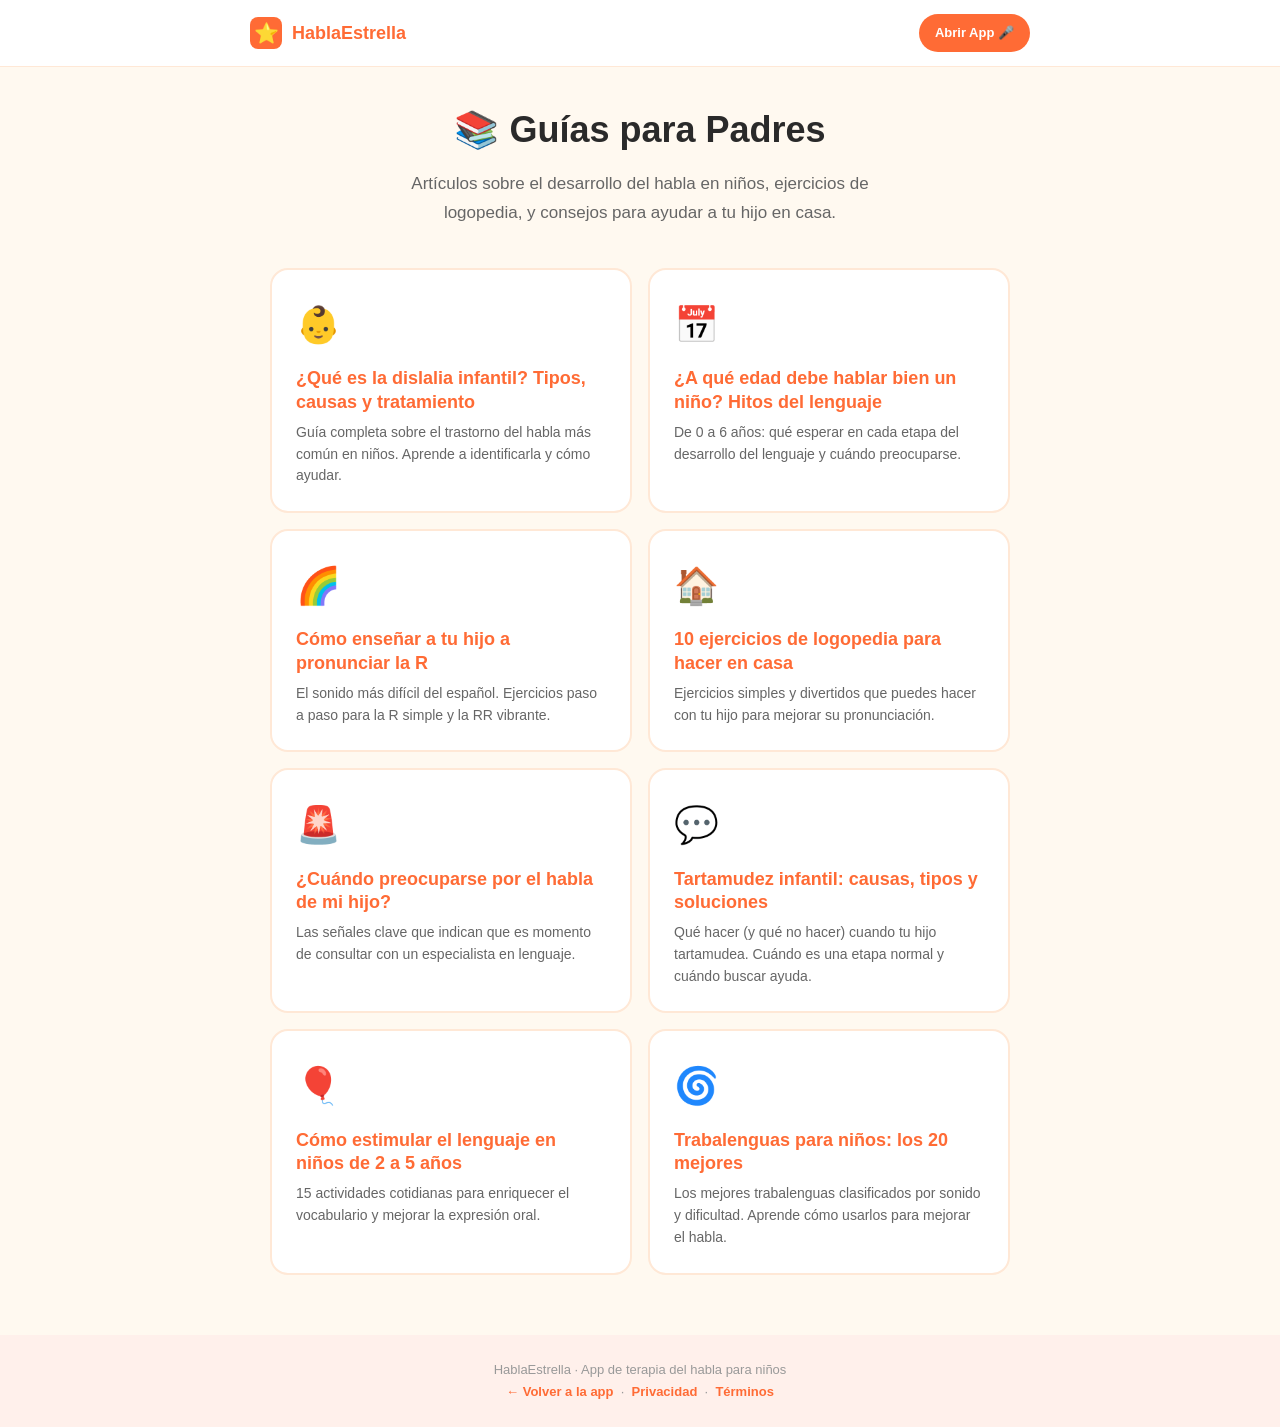
<file: articulos/index.html>
<!DOCTYPE html>
<html lang="es">
<head>
<meta charset="UTF-8">
<meta name="viewport" content="width=device-width,initial-scale=1">
<title>Artículos sobre Terapia del Habla para Niños | HablaEstrella</title>
<meta name="description" content="Guías y artículos para padres sobre el desarrollo del habla en niños: dislalia, sonido R, edad para hablar, ejercicios de logopedia y más.">
<meta name="robots" content="index, follow">
<link rel="canonical" href="/articulos/">
<link rel="icon" href="../icon.png">
<style>
*{box-sizing:border-box;margin:0;padding:0}
body{font-family:-apple-system,BlinkMacSystemFont,'Segoe UI',Roboto,sans-serif;background:#FFF9F0;color:#2A2A2A;-webkit-font-smoothing:antialiased;line-height:1.7}
nav{background:#fff;border-bottom:1px solid #FFE8D6;padding:14px 20px;position:sticky;top:0;z-index:10}
.nav-inner{max-width:780px;margin:0 auto;display:flex;align-items:center;justify-content:space-between}
.brand{display:flex;align-items:center;gap:10px;text-decoration:none;color:#FF6B35;font-weight:900;font-size:18px}
.brand-icon{width:32px;height:32px;background:#FF6B35;border-radius:8px;display:flex;align-items:center;justify-content:center;color:#FFD60A;font-size:20px}
.cta-btn{background:#FF6B35;color:#fff;padding:8px 16px;border-radius:99px;font-size:13px;font-weight:800;text-decoration:none}
.container{max-width:780px;margin:0 auto;padding:32px 20px 60px}
.intro{text-align:center;margin-bottom:40px}
.intro h1{font-size:36px;font-weight:900;margin-bottom:10px;color:#2A2A2A}
.intro p{font-size:17px;color:#666;max-width:540px;margin:0 auto}
.grid{display:grid;grid-template-columns:1fr;gap:16px}
@media(min-width:600px){.grid{grid-template-columns:1fr 1fr}}
.card{background:#fff;border-radius:18px;padding:24px;text-decoration:none;color:#2A2A2A;border:2px solid #FFE8D6;display:block;transition:transform .15s,border-color .15s}
.card:hover{transform:translateY(-4px);border-color:#FF6B35}
.card-icon{font-size:36px;margin-bottom:12px}
.card-title{font-size:18px;font-weight:900;color:#FF6B35;margin-bottom:8px;line-height:1.3}
.card-excerpt{font-size:14px;color:#666;line-height:1.55}
footer{background:#FFF0EB;padding:24px 20px;text-align:center;font-size:13px;color:#999}
footer a{color:#FF6B35;text-decoration:none;font-weight:700}
</style>
</head>
<body>

<nav>
  <div class="nav-inner">
    <a href="../" class="brand">
      <span class="brand-icon">⭐</span>
      <span>HablaEstrella</span>
    </a>
    <a href="../" class="cta-btn">Abrir App 🎤</a>
  </div>
</nav>

<div class="container">
  <div class="intro">
    <h1>📚 Guías para Padres</h1>
    <p>Artículos sobre el desarrollo del habla en niños, ejercicios de logopedia, y consejos para ayudar a tu hijo en casa.</p>
  </div>

  <div class="grid">

    <a class="card" href="../dislalia-infantil.html">
      <div class="card-icon">👶</div>
      <div class="card-title">¿Qué es la dislalia infantil? Tipos, causas y tratamiento</div>
      <div class="card-excerpt">Guía completa sobre el trastorno del habla más común en niños. Aprende a identificarla y cómo ayudar.</div>
    </a>

    <a class="card" href="../edad-hablar-bien.html">
      <div class="card-icon">📅</div>
      <div class="card-title">¿A qué edad debe hablar bien un niño? Hitos del lenguaje</div>
      <div class="card-excerpt">De 0 a 6 años: qué esperar en cada etapa del desarrollo del lenguaje y cuándo preocuparse.</div>
    </a>

    <a class="card" href="../ensenar-pronunciar-r.html">
      <div class="card-icon">🌈</div>
      <div class="card-title">Cómo enseñar a tu hijo a pronunciar la R</div>
      <div class="card-excerpt">El sonido más difícil del español. Ejercicios paso a paso para la R simple y la RR vibrante.</div>
    </a>

    <a class="card" href="../ejercicios-logopedia-casa.html">
      <div class="card-icon">🏠</div>
      <div class="card-title">10 ejercicios de logopedia para hacer en casa</div>
      <div class="card-excerpt">Ejercicios simples y divertidos que puedes hacer con tu hijo para mejorar su pronunciación.</div>
    </a>

    <a class="card" href="../cuando-preocuparse-habla.html">
      <div class="card-icon">🚨</div>
      <div class="card-title">¿Cuándo preocuparse por el habla de mi hijo?</div>
      <div class="card-excerpt">Las señales clave que indican que es momento de consultar con un especialista en lenguaje.</div>
    </a>

    <a class="card" href="../tartamudez-infantil.html">
      <div class="card-icon">💬</div>
      <div class="card-title">Tartamudez infantil: causas, tipos y soluciones</div>
      <div class="card-excerpt">Qué hacer (y qué no hacer) cuando tu hijo tartamudea. Cuándo es una etapa normal y cuándo buscar ayuda.</div>
    </a>

    <a class="card" href="../estimular-lenguaje-2-5.html">
      <div class="card-icon">🎈</div>
      <div class="card-title">Cómo estimular el lenguaje en niños de 2 a 5 años</div>
      <div class="card-excerpt">15 actividades cotidianas para enriquecer el vocabulario y mejorar la expresión oral.</div>
    </a>

    <a class="card" href="../trabalenguas-ninos.html">
      <div class="card-icon">🌀</div>
      <div class="card-title">Trabalenguas para niños: los 20 mejores</div>
      <div class="card-excerpt">Los mejores trabalenguas clasificados por sonido y dificultad. Aprende cómo usarlos para mejorar el habla.</div>
    </a>

  </div>
</div>

<footer>
  <p>HablaEstrella · App de terapia del habla para niños<br>
  <a href="../">← Volver a la app</a> &nbsp;·&nbsp; <a href="../privacy.html">Privacidad</a> &nbsp;·&nbsp; <a href="../terms.html">Términos</a></p>
</footer>

</body>
</html>
</file>
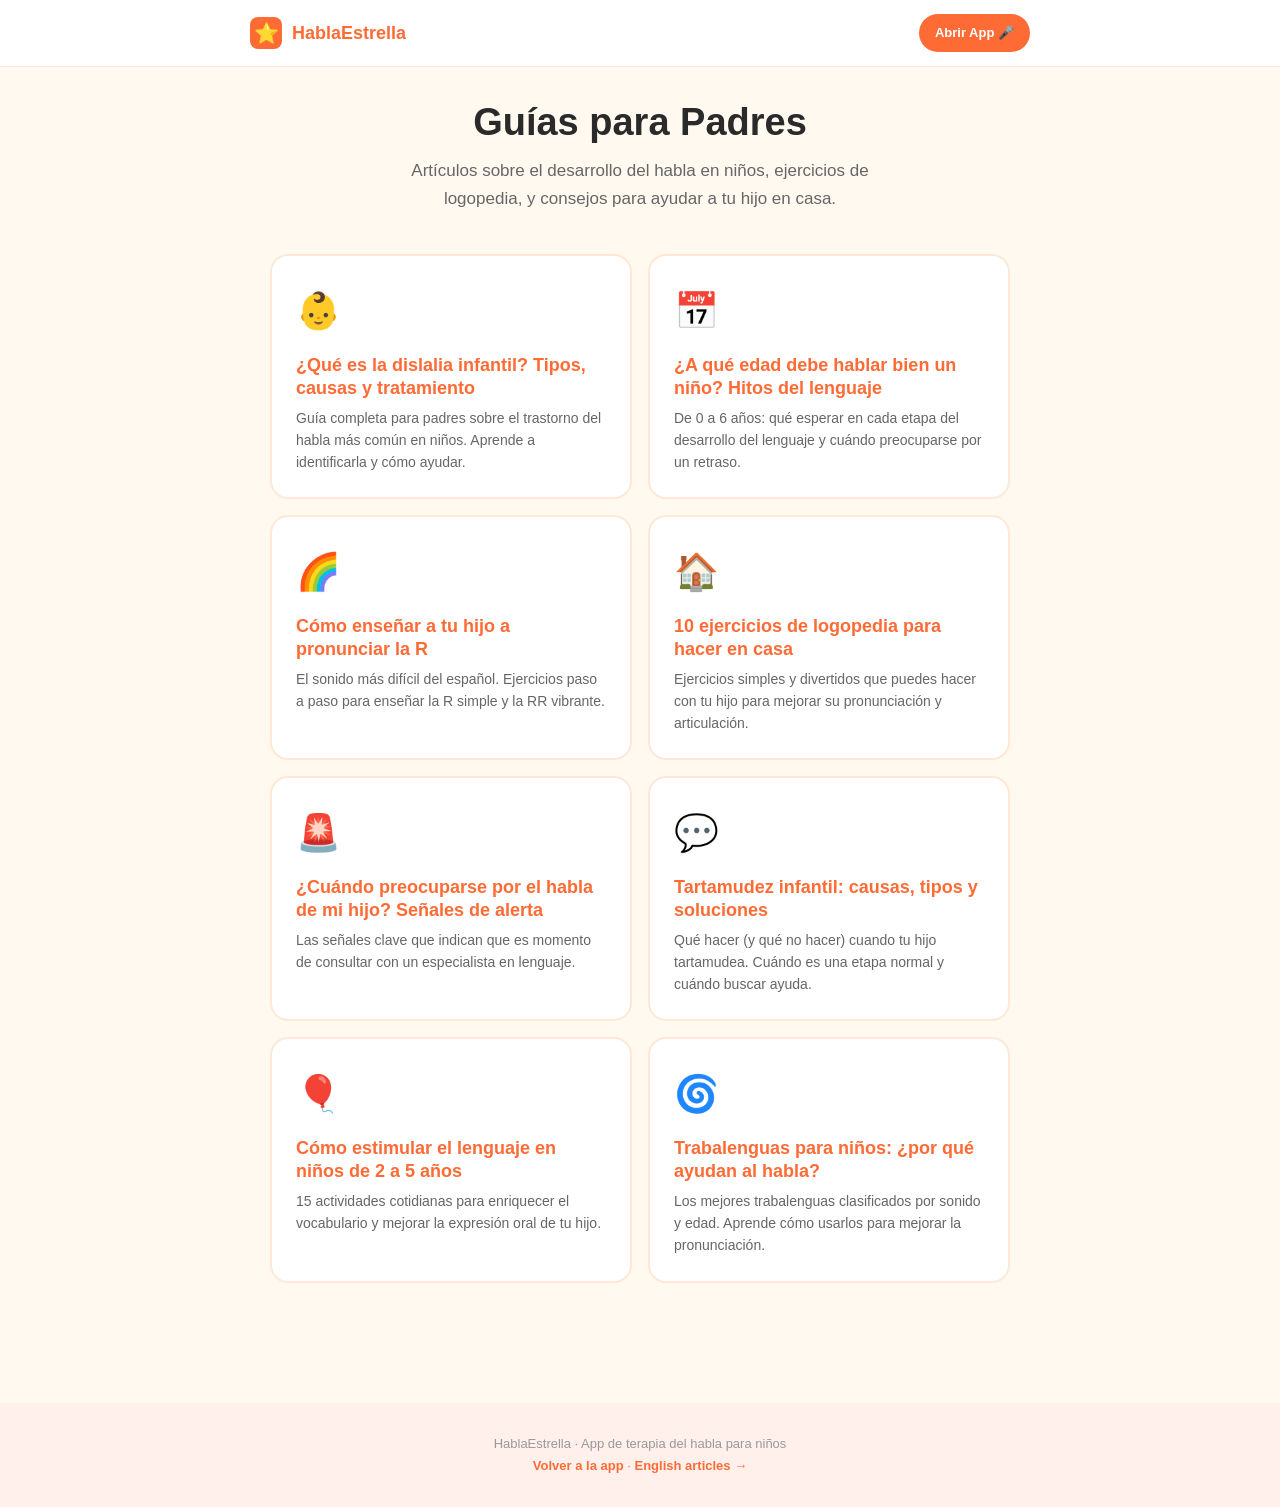
<file: articulos-index.html>
<!DOCTYPE html>
<html lang="es">
<head>
<meta charset="UTF-8">
<meta name="viewport" content="width=device-width,initial-scale=1">
<title>Artículos sobre Terapia del Habla para Niños | HablaEstrella</title>
<meta name="description" content="Guías y artículos para padres sobre el desarrollo del habla en niños: dislalia, sonido R, edad para hablar, ejercicios de logopedia y más.">
<meta name="keywords" content="terapia del habla niños, dislalia infantil, ejercicios logopedia, problemas del habla">
<meta name="robots" content="index, follow">
<link rel="canonical" href="/articulos/">
<meta property="og:type" content="website">
<meta property="og:title" content="Artículos sobre Terapia del Habla para Niños">
<meta property="og:description" content="Guías para padres sobre el desarrollo del habla infantil.">
<link rel="stylesheet" href="style.css">
<link rel="icon" href="../icon.png">
</head>
<body>

<nav class="top-nav">
  <div class="top-nav-inner">
    <a href="../" class="brand">
      <span class="brand-icon">⭐</span>
      <span>HablaEstrella</span>
    </a>
    <a href="../" class="cta-btn">Abrir App 🎤</a>
  </div>
</nav>

<div class="container">

  <div class="intro">
    <h1>Guías para Padres</h1>
    <p>Artículos sobre el desarrollo del habla en niños, ejercicios de logopedia, y consejos para ayudar a tu hijo en casa.</p>
  </div>

  <div class="articles-grid">
    
    <a class="article-card" href="../dislalia-infantil.html">
      <div class="article-card-icon">👶</div>
      <div class="article-card-title">¿Qué es la dislalia infantil? Tipos, causas y tratamiento</div>
      <div class="article-card-excerpt">Guía completa para padres sobre el trastorno del habla más común en niños. Aprende a identificarla y cómo ayudar.</div>
    </a>

    <a class="article-card" href="../edad-hablar-bien.html">
      <div class="article-card-icon">📅</div>
      <div class="article-card-title">¿A qué edad debe hablar bien un niño? Hitos del lenguaje</div>
      <div class="article-card-excerpt">De 0 a 6 años: qué esperar en cada etapa del desarrollo del lenguaje y cuándo preocuparse por un retraso.</div>
    </a>

    <a class="article-card" href="../ensenar-pronunciar-r.html">
      <div class="article-card-icon">🌈</div>
      <div class="article-card-title">Cómo enseñar a tu hijo a pronunciar la R</div>
      <div class="article-card-excerpt">El sonido más difícil del español. Ejercicios paso a paso para enseñar la R simple y la RR vibrante.</div>
    </a>

    <a class="article-card" href="../ejercicios-logopedia-casa.html">
      <div class="article-card-icon">🏠</div>
      <div class="article-card-title">10 ejercicios de logopedia para hacer en casa</div>
      <div class="article-card-excerpt">Ejercicios simples y divertidos que puedes hacer con tu hijo para mejorar su pronunciación y articulación.</div>
    </a>

    <a class="article-card" href="../cuando-preocuparse-habla.html">
      <div class="article-card-icon">🚨</div>
      <div class="article-card-title">¿Cuándo preocuparse por el habla de mi hijo? Señales de alerta</div>
      <div class="article-card-excerpt">Las señales clave que indican que es momento de consultar con un especialista en lenguaje.</div>
    </a>

    <a class="article-card" href="../tartamudez-infantil.html">
      <div class="article-card-icon">💬</div>
      <div class="article-card-title">Tartamudez infantil: causas, tipos y soluciones</div>
      <div class="article-card-excerpt">Qué hacer (y qué no hacer) cuando tu hijo tartamudea. Cuándo es una etapa normal y cuándo buscar ayuda.</div>
    </a>

    <a class="article-card" href="../estimular-lenguaje-2-5.html">
      <div class="article-card-icon">🎈</div>
      <div class="article-card-title">Cómo estimular el lenguaje en niños de 2 a 5 años</div>
      <div class="article-card-excerpt">15 actividades cotidianas para enriquecer el vocabulario y mejorar la expresión oral de tu hijo.</div>
    </a>

    <a class="article-card" href="../trabalenguas-ninos.html">
      <div class="article-card-icon">🌀</div>
      <div class="article-card-title">Trabalenguas para niños: ¿por qué ayudan al habla?</div>
      <div class="article-card-excerpt">Los mejores trabalenguas clasificados por sonido y edad. Aprende cómo usarlos para mejorar la pronunciación.</div>
    </a>

  </div>

</div>

<footer class="site-footer">
  <p>
    HablaEstrella · App de terapia del habla para niños<br>
    <a href="../">Volver a la app</a> · <a href="../">English articles →</a>
  </p>
</footer>

</body>
</html>
</file>
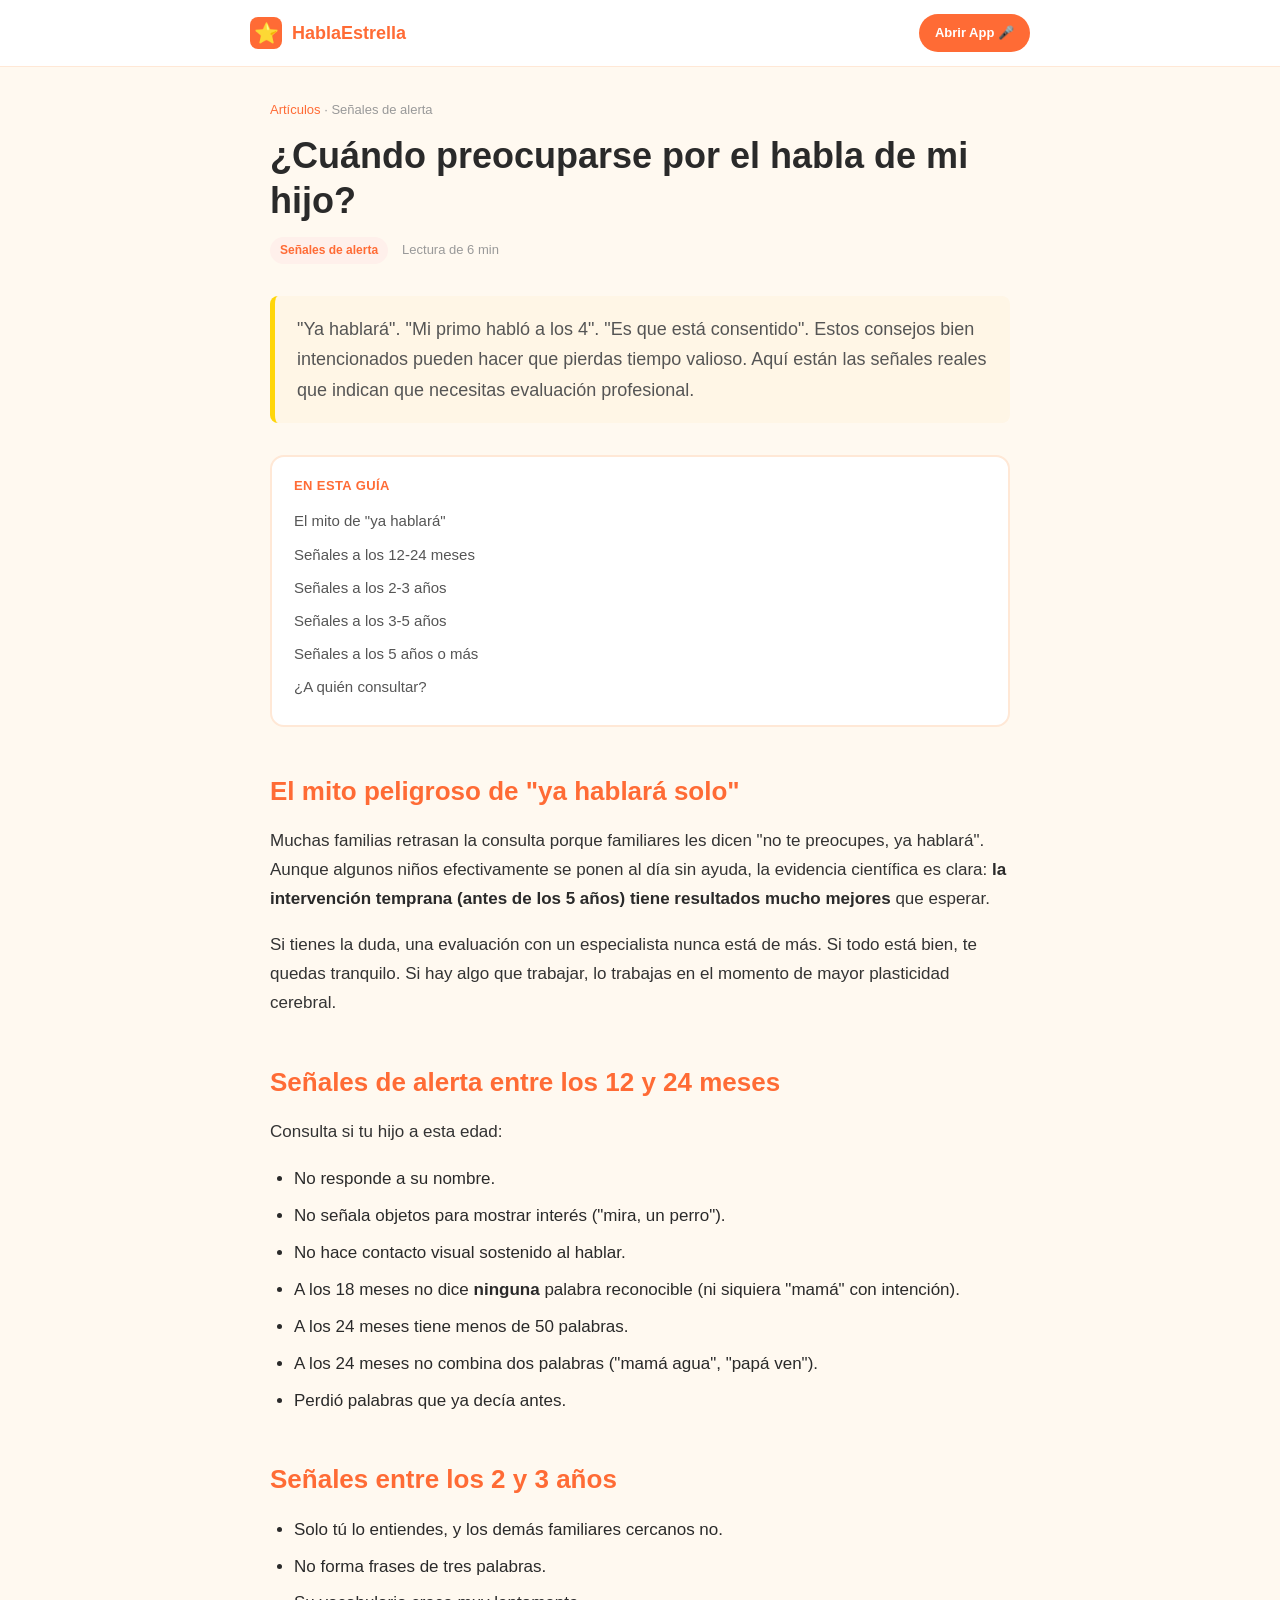
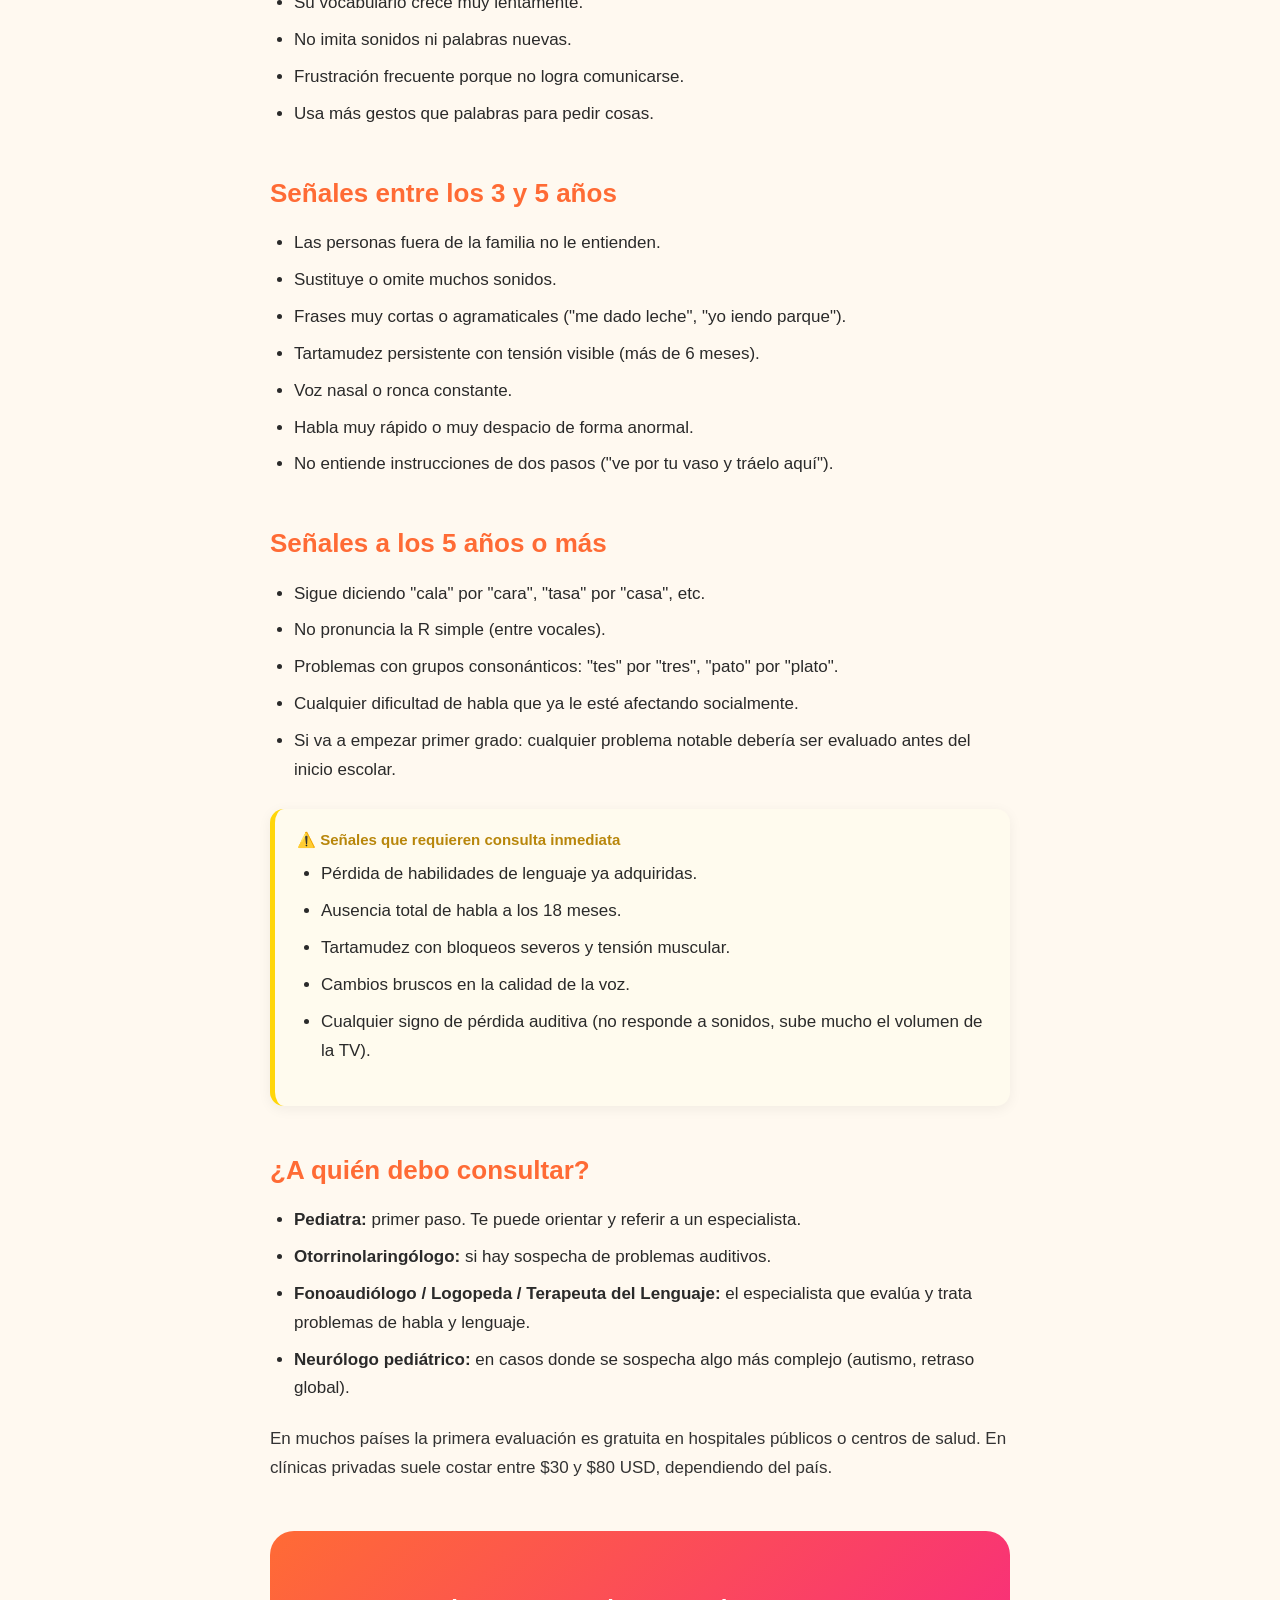
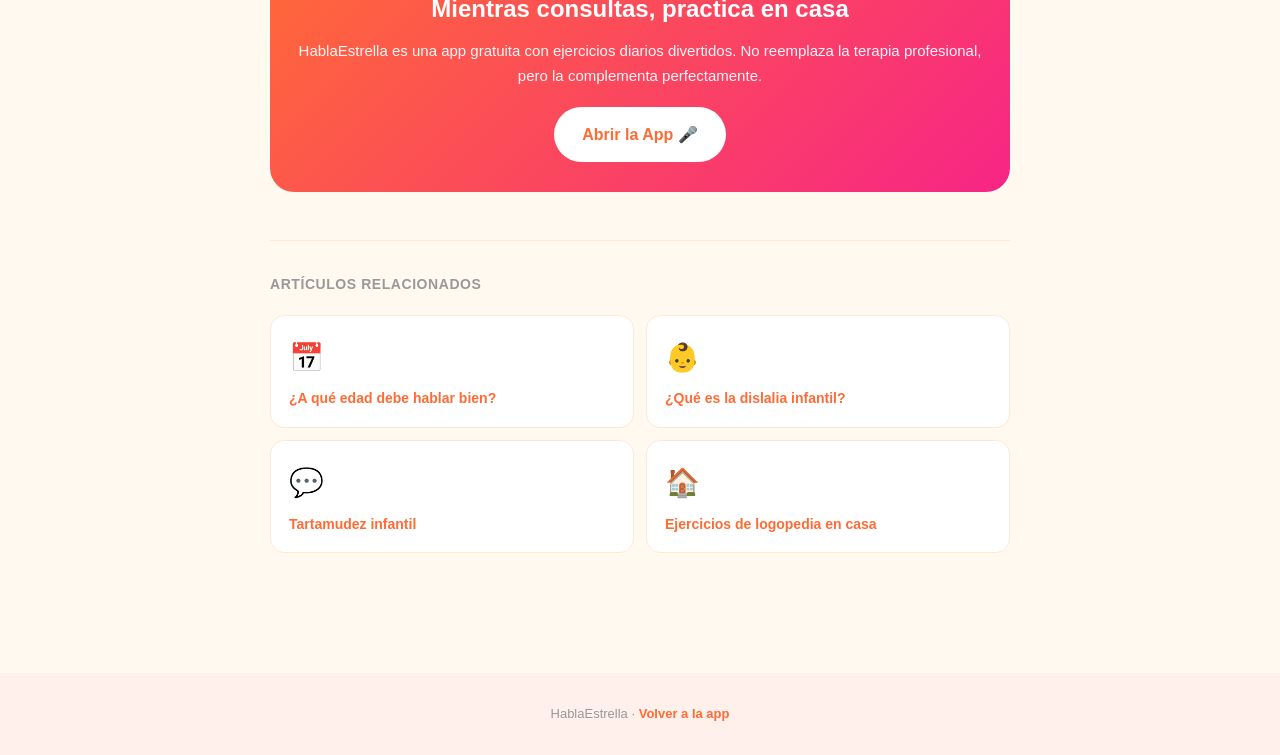
<file: cuando-preocuparse-habla.html>
<!DOCTYPE html>
<html lang="es">
<head>
<meta charset="UTF-8">
<meta name="viewport" content="width=device-width,initial-scale=1">
<title>¿Cuándo Preocuparse por el Habla de mi Hijo? Señales de Alerta</title>
<meta name="description" content="Las señales clave que indican que es momento de consultar con un logopeda o fonoaudiólogo. Guía por edad con red flags claras para padres.">
<meta name="keywords" content="cuando preocuparse habla niño, señales retraso lenguaje, llevar al logopeda, red flags habla infantil">
<link rel="canonical" href="/articulos/cuando-preocuparse-habla.html">
<link rel="stylesheet" href="style.css">
<link rel="icon" href="../icon.png">
</head>
<body>
<nav class="top-nav"><div class="top-nav-inner"><a href="../" class="brand"><span class="brand-icon">⭐</span><span>HablaEstrella</span></a><a href="../" class="cta-btn">Abrir App 🎤</a></div></nav>
<div class="container">
<article>
<header class="article-header">
<div class="breadcrumb"><a href="./">Artículos</a> · Señales de alerta</div>
<h1>¿Cuándo preocuparse por el habla de mi hijo?</h1>
<div class="meta"><span class="meta-tag">Señales de alerta</span><span>Lectura de 6 min</span></div>
</header>

<p class="lede">"Ya hablará". "Mi primo habló a los 4". "Es que está consentido". Estos consejos bien intencionados pueden hacer que pierdas tiempo valioso. Aquí están las señales reales que indican que necesitas evaluación profesional.</p>

<div class="toc"><div class="toc-title">EN ESTA GUÍA</div><ul>
<li><a href="#mito">El mito de "ya hablará"</a></li>
<li><a href="#1-2">Señales a los 12-24 meses</a></li>
<li><a href="#2-3">Señales a los 2-3 años</a></li>
<li><a href="#3-5">Señales a los 3-5 años</a></li>
<li><a href="#5-mas">Señales a los 5 años o más</a></li>
<li><a href="#donde">¿A quién consultar?</a></li>
</ul></div>

<div class="article-body">

<h2 id="mito">El mito peligroso de "ya hablará solo"</h2>
<p>Muchas familias retrasan la consulta porque familiares les dicen "no te preocupes, ya hablará". Aunque algunos niños efectivamente se ponen al día sin ayuda, la evidencia científica es clara: <strong>la intervención temprana (antes de los 5 años) tiene resultados mucho mejores</strong> que esperar.</p>
<p>Si tienes la duda, una evaluación con un especialista nunca está de más. Si todo está bien, te quedas tranquilo. Si hay algo que trabajar, lo trabajas en el momento de mayor plasticidad cerebral.</p>

<h2 id="1-2">Señales de alerta entre los 12 y 24 meses</h2>
<p>Consulta si tu hijo a esta edad:</p>
<ul>
<li>No responde a su nombre.</li>
<li>No señala objetos para mostrar interés ("mira, un perro").</li>
<li>No hace contacto visual sostenido al hablar.</li>
<li>A los 18 meses no dice <strong>ninguna</strong> palabra reconocible (ni siquiera "mamá" con intención).</li>
<li>A los 24 meses tiene menos de 50 palabras.</li>
<li>A los 24 meses no combina dos palabras ("mamá agua", "papá ven").</li>
<li>Perdió palabras que ya decía antes.</li>
</ul>

<h2 id="2-3">Señales entre los 2 y 3 años</h2>
<ul>
<li>Solo tú lo entiendes, y los demás familiares cercanos no.</li>
<li>No forma frases de tres palabras.</li>
<li>Su vocabulario crece muy lentamente.</li>
<li>No imita sonidos ni palabras nuevas.</li>
<li>Frustración frecuente porque no logra comunicarse.</li>
<li>Usa más gestos que palabras para pedir cosas.</li>
</ul>

<h2 id="3-5">Señales entre los 3 y 5 años</h2>
<ul>
<li>Las personas fuera de la familia no le entienden.</li>
<li>Sustituye o omite muchos sonidos.</li>
<li>Frases muy cortas o agramaticales ("me dado leche", "yo iendo parque").</li>
<li>Tartamudez persistente con tensión visible (más de 6 meses).</li>
<li>Voz nasal o ronca constante.</li>
<li>Habla muy rápido o muy despacio de forma anormal.</li>
<li>No entiende instrucciones de dos pasos ("ve por tu vaso y tráelo aquí").</li>
</ul>

<h2 id="5-mas">Señales a los 5 años o más</h2>
<ul>
<li>Sigue diciendo "cala" por "cara", "tasa" por "casa", etc.</li>
<li>No pronuncia la R simple (entre vocales).</li>
<li>Problemas con grupos consonánticos: "tes" por "tres", "pato" por "plato".</li>
<li>Cualquier dificultad de habla que ya le esté afectando socialmente.</li>
<li>Si va a empezar primer grado: cualquier problema notable debería ser evaluado antes del inicio escolar.</li>
</ul>

<div class="callout warn">
<div class="callout-title">⚠️ Señales que requieren consulta inmediata</div>
<ul style="margin-top:8px">
<li>Pérdida de habilidades de lenguaje ya adquiridas.</li>
<li>Ausencia total de habla a los 18 meses.</li>
<li>Tartamudez con bloqueos severos y tensión muscular.</li>
<li>Cambios bruscos en la calidad de la voz.</li>
<li>Cualquier signo de pérdida auditiva (no responde a sonidos, sube mucho el volumen de la TV).</li>
</ul>
</div>

<h2 id="donde">¿A quién debo consultar?</h2>
<ul>
<li><strong>Pediatra:</strong> primer paso. Te puede orientar y referir a un especialista.</li>
<li><strong>Otorrinolaringólogo:</strong> si hay sospecha de problemas auditivos.</li>
<li><strong>Fonoaudiólogo / Logopeda / Terapeuta del Lenguaje:</strong> el especialista que evalúa y trata problemas de habla y lenguaje.</li>
<li><strong>Neurólogo pediátrico:</strong> en casos donde se sospecha algo más complejo (autismo, retraso global).</li>
</ul>
<p>En muchos países la primera evaluación es gratuita en hospitales públicos o centros de salud. En clínicas privadas suele costar entre $30 y $80 USD, dependiendo del país.</p>

<div class="cta-card">
<h3>Mientras consultas, practica en casa</h3>
<p>HablaEstrella es una app gratuita con ejercicios diarios divertidos. No reemplaza la terapia profesional, pero la complementa perfectamente.</p>
<a href="../" class="cta-card-btn">Abrir la App 🎤</a>
</div>

<div class="related"><div class="related-title">ARTÍCULOS RELACIONADOS</div><div class="related-grid">
<a class="related-card" href="edad-hablar-bien.html"><div class="related-card-emoji">📅</div><div class="related-card-title">¿A qué edad debe hablar bien?</div></a>
<a class="related-card" href="dislalia-infantil.html"><div class="related-card-emoji">👶</div><div class="related-card-title">¿Qué es la dislalia infantil?</div></a>
<a class="related-card" href="tartamudez-infantil.html"><div class="related-card-emoji">💬</div><div class="related-card-title">Tartamudez infantil</div></a>
<a class="related-card" href="ejercicios-logopedia-casa.html"><div class="related-card-emoji">🏠</div><div class="related-card-title">Ejercicios de logopedia en casa</div></a>
</div></div>

</div>
</article>
</div>
<footer class="site-footer"><p>HablaEstrella · <a href="../">Volver a la app</a></p></footer>
</body>
</html>
</file>
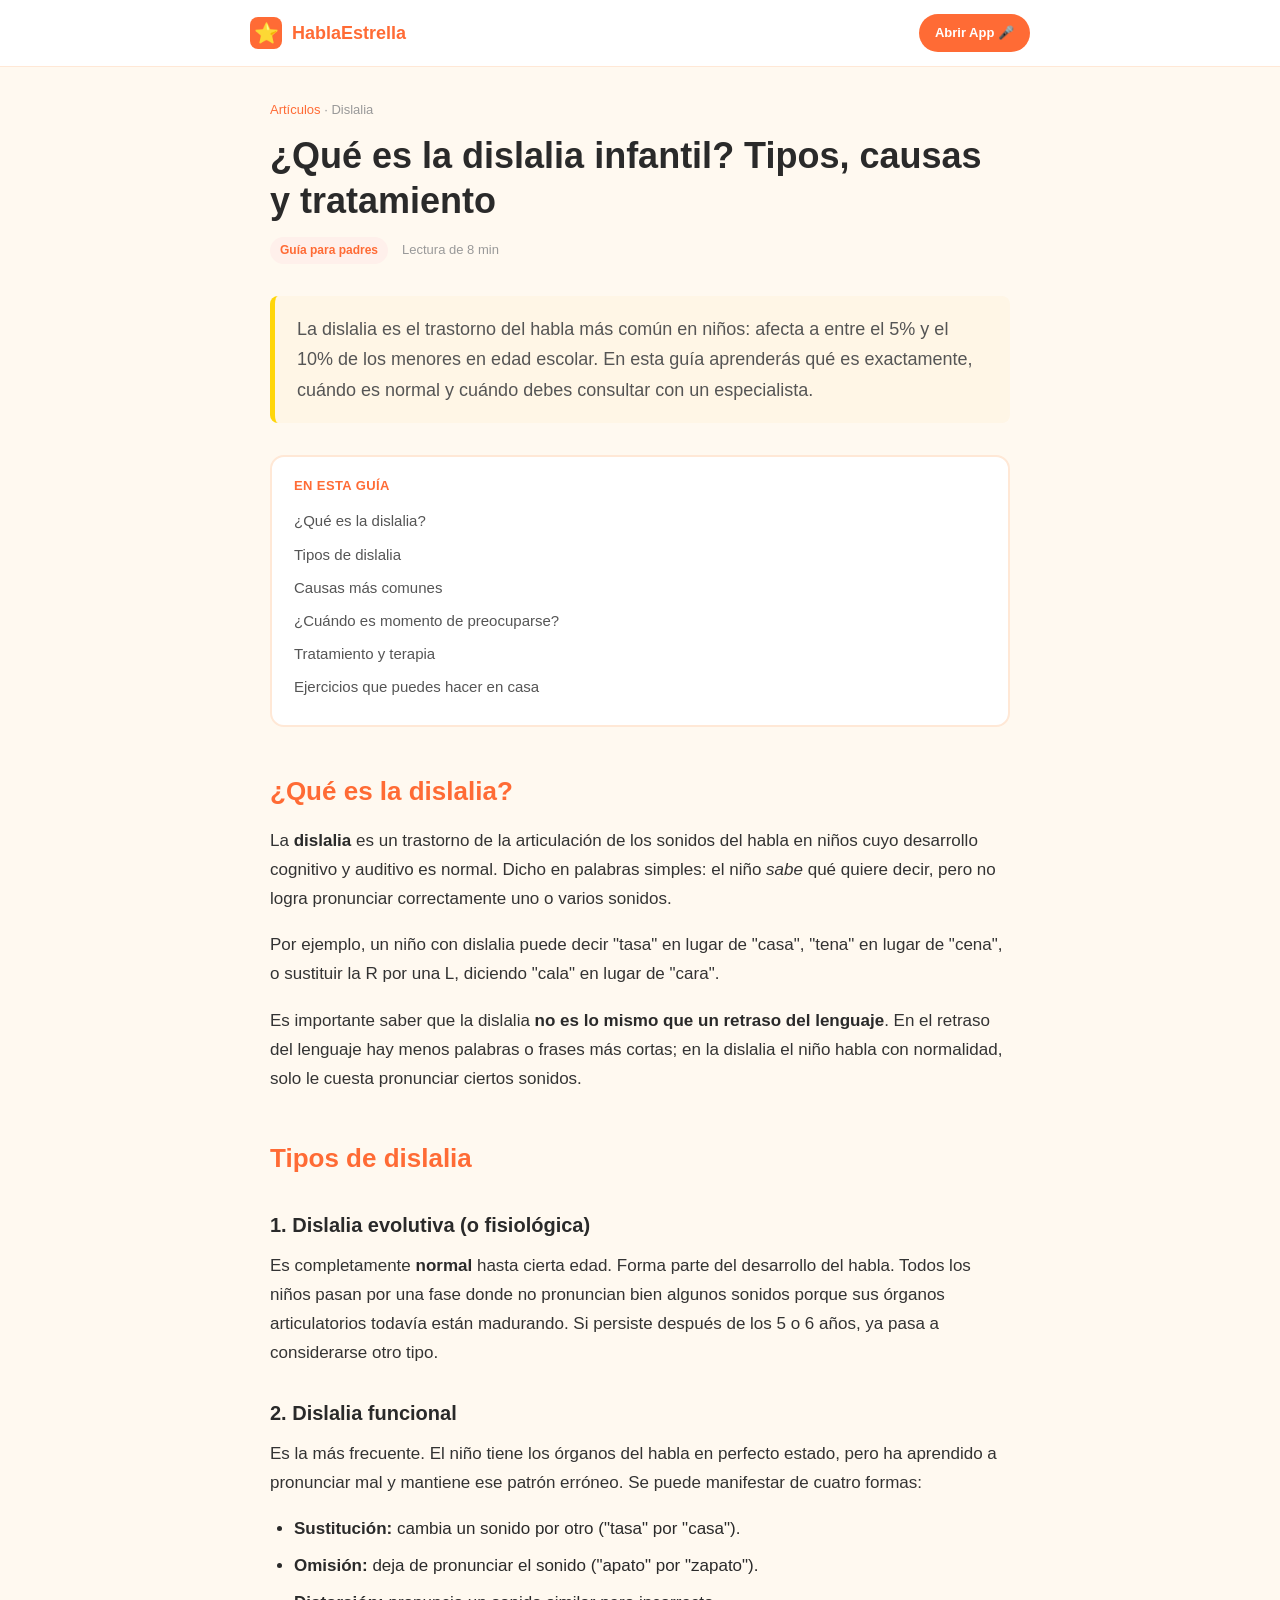
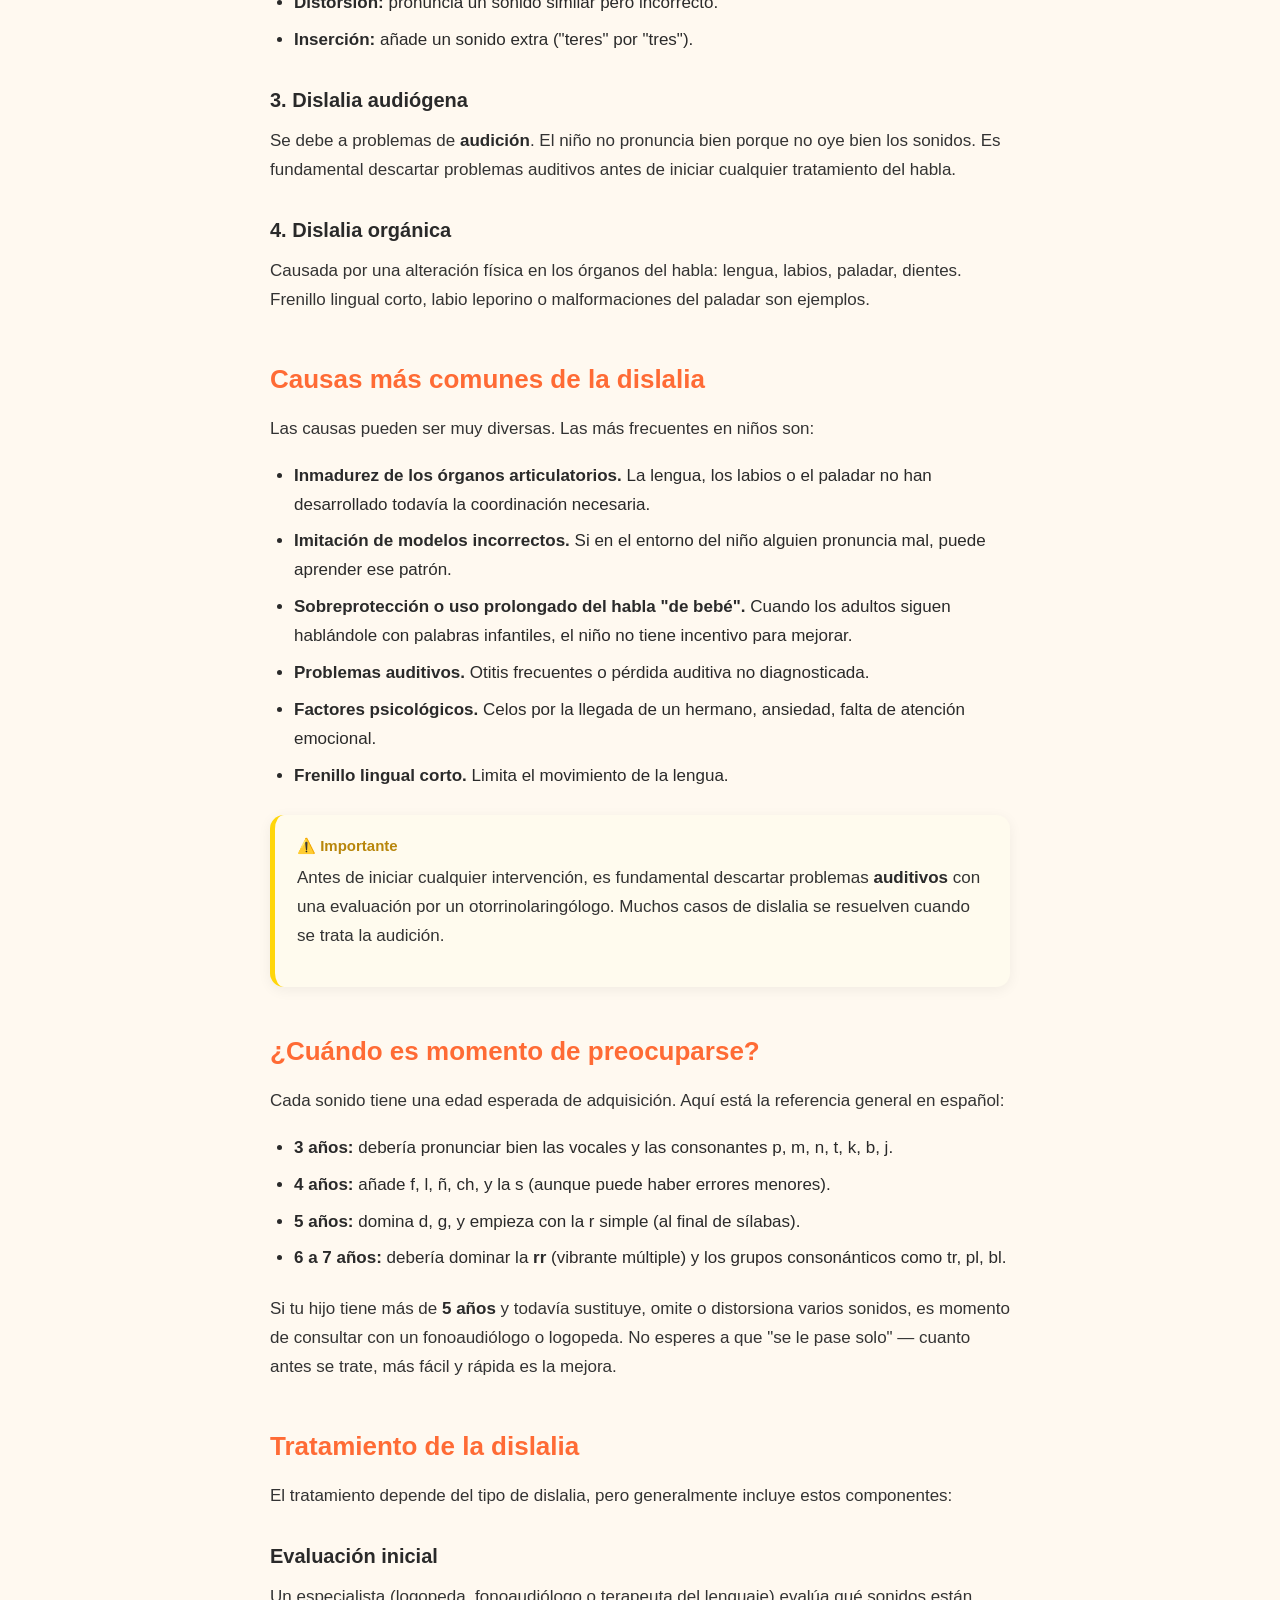
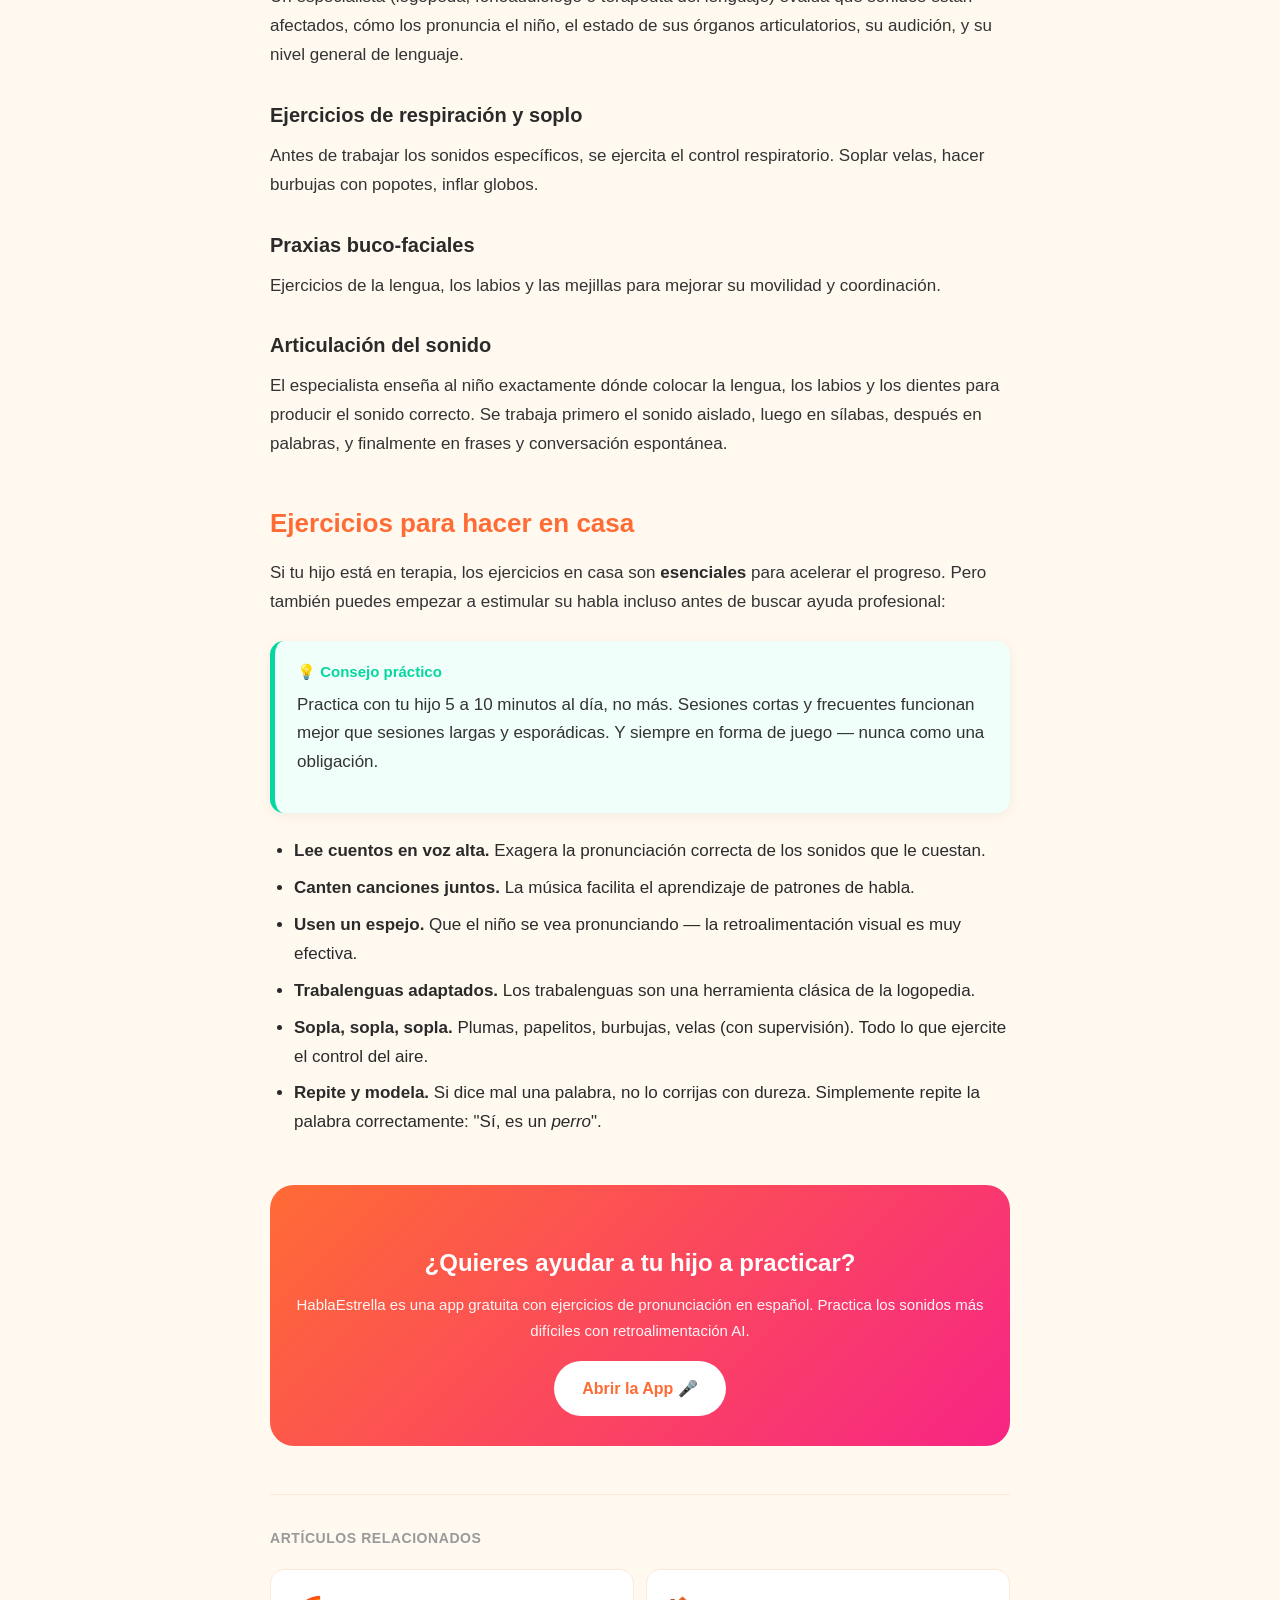
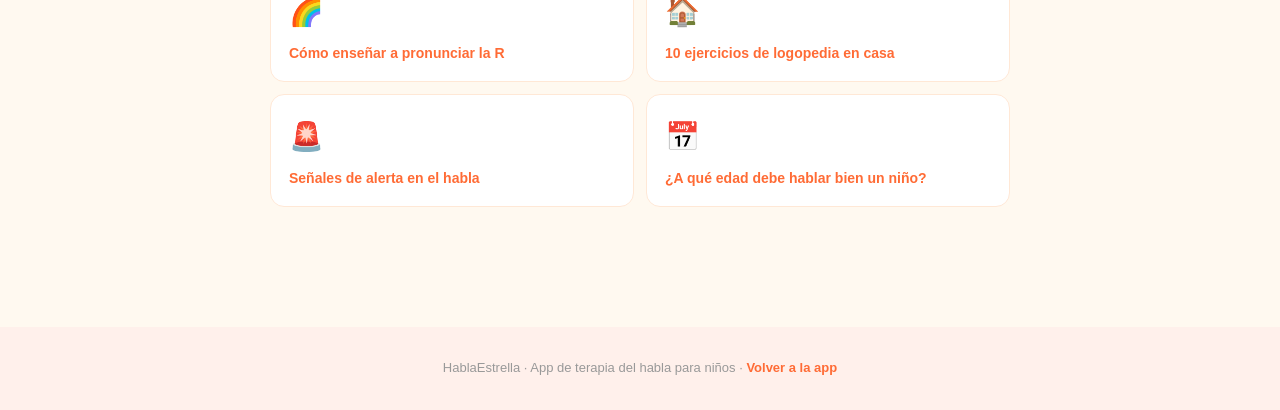
<file: dislalia-infantil.html>
<!DOCTYPE html>
<html lang="es">
<head>
<meta charset="UTF-8">
<meta name="viewport" content="width=device-width,initial-scale=1">
<title>¿Qué es la Dislalia Infantil? Tipos, Causas y Tratamiento (Guía 2026)</title>
<meta name="description" content="Guía completa sobre la dislalia infantil: qué es, tipos, causas, edad normal de aparición y cómo tratarla con ejercicios en casa o terapia profesional.">
<meta name="keywords" content="dislalia infantil, dislalia funcional, tratamiento dislalia, causas dislalia, dislalia niños">
<meta name="robots" content="index, follow">
<link rel="canonical" href="/articulos/dislalia-infantil.html">
<meta property="og:title" content="¿Qué es la Dislalia Infantil? Guía completa para padres">
<meta property="og:description" content="Todo lo que necesitas saber sobre la dislalia: tipos, causas y tratamiento.">
<script type="application/ld+json">
{
  "@context":"https://schema.org",
  "@type":"Article",
  "headline":"¿Qué es la dislalia infantil? Tipos, causas y tratamiento",
  "description":"Guía completa sobre la dislalia en niños: definición, tipos, causas y opciones de tratamiento.",
  "datePublished":"2026-01-15",
  "inLanguage":"es",
  "author":{"@type":"Organization","name":"HablaEstrella"}
}
</script>
<link rel="stylesheet" href="style.css">
<link rel="icon" href="../icon.png">
</head>
<body>

<nav class="top-nav">
  <div class="top-nav-inner">
    <a href="../" class="brand">
      <span class="brand-icon">⭐</span>
      <span>HablaEstrella</span>
    </a>
    <a href="../" class="cta-btn">Abrir App 🎤</a>
  </div>
</nav>

<div class="container">
  
  <article>
    <header class="article-header">
      <div class="breadcrumb"><a href="./">Artículos</a> · Dislalia</div>
      <h1>¿Qué es la dislalia infantil? Tipos, causas y tratamiento</h1>
      <div class="meta">
        <span class="meta-tag">Guía para padres</span>
        <span>Lectura de 8 min</span>
      </div>
    </header>

    <p class="lede">La dislalia es el trastorno del habla más común en niños: afecta a entre el 5% y el 10% de los menores en edad escolar. En esta guía aprenderás qué es exactamente, cuándo es normal y cuándo debes consultar con un especialista.</p>

    <div class="toc">
      <div class="toc-title">EN ESTA GUÍA</div>
      <ul>
        <li><a href="#que-es">¿Qué es la dislalia?</a></li>
        <li><a href="#tipos">Tipos de dislalia</a></li>
        <li><a href="#causas">Causas más comunes</a></li>
        <li><a href="#cuando-preocuparse">¿Cuándo es momento de preocuparse?</a></li>
        <li><a href="#tratamiento">Tratamiento y terapia</a></li>
        <li><a href="#en-casa">Ejercicios que puedes hacer en casa</a></li>
      </ul>
    </div>

    <div class="article-body">

      <h2 id="que-es">¿Qué es la dislalia?</h2>
      <p>La <strong>dislalia</strong> es un trastorno de la articulación de los sonidos del habla en niños cuyo desarrollo cognitivo y auditivo es normal. Dicho en palabras simples: el niño <em>sabe</em> qué quiere decir, pero no logra pronunciar correctamente uno o varios sonidos.</p>
      <p>Por ejemplo, un niño con dislalia puede decir "tasa" en lugar de "casa", "tena" en lugar de "cena", o sustituir la R por una L, diciendo "cala" en lugar de "cara".</p>
      <p>Es importante saber que la dislalia <strong>no es lo mismo que un retraso del lenguaje</strong>. En el retraso del lenguaje hay menos palabras o frases más cortas; en la dislalia el niño habla con normalidad, solo le cuesta pronunciar ciertos sonidos.</p>

      <h2 id="tipos">Tipos de dislalia</h2>

      <h3>1. Dislalia evolutiva (o fisiológica)</h3>
      <p>Es completamente <strong>normal</strong> hasta cierta edad. Forma parte del desarrollo del habla. Todos los niños pasan por una fase donde no pronuncian bien algunos sonidos porque sus órganos articulatorios todavía están madurando. Si persiste después de los 5 o 6 años, ya pasa a considerarse otro tipo.</p>

      <h3>2. Dislalia funcional</h3>
      <p>Es la más frecuente. El niño tiene los órganos del habla en perfecto estado, pero ha aprendido a pronunciar mal y mantiene ese patrón erróneo. Se puede manifestar de cuatro formas:</p>
      <ul>
        <li><strong>Sustitución:</strong> cambia un sonido por otro ("tasa" por "casa").</li>
        <li><strong>Omisión:</strong> deja de pronunciar el sonido ("apato" por "zapato").</li>
        <li><strong>Distorsión:</strong> pronuncia un sonido similar pero incorrecto.</li>
        <li><strong>Inserción:</strong> añade un sonido extra ("teres" por "tres").</li>
      </ul>

      <h3>3. Dislalia audiógena</h3>
      <p>Se debe a problemas de <strong>audición</strong>. El niño no pronuncia bien porque no oye bien los sonidos. Es fundamental descartar problemas auditivos antes de iniciar cualquier tratamiento del habla.</p>

      <h3>4. Dislalia orgánica</h3>
      <p>Causada por una alteración física en los órganos del habla: lengua, labios, paladar, dientes. Frenillo lingual corto, labio leporino o malformaciones del paladar son ejemplos.</p>

      <h2 id="causas">Causas más comunes de la dislalia</h2>
      <p>Las causas pueden ser muy diversas. Las más frecuentes en niños son:</p>
      <ul>
        <li><strong>Inmadurez de los órganos articulatorios.</strong> La lengua, los labios o el paladar no han desarrollado todavía la coordinación necesaria.</li>
        <li><strong>Imitación de modelos incorrectos.</strong> Si en el entorno del niño alguien pronuncia mal, puede aprender ese patrón.</li>
        <li><strong>Sobreprotección o uso prolongado del habla "de bebé".</strong> Cuando los adultos siguen hablándole con palabras infantiles, el niño no tiene incentivo para mejorar.</li>
        <li><strong>Problemas auditivos.</strong> Otitis frecuentes o pérdida auditiva no diagnosticada.</li>
        <li><strong>Factores psicológicos.</strong> Celos por la llegada de un hermano, ansiedad, falta de atención emocional.</li>
        <li><strong>Frenillo lingual corto.</strong> Limita el movimiento de la lengua.</li>
      </ul>

      <div class="callout warn">
        <div class="callout-title">⚠️ Importante</div>
        <p>Antes de iniciar cualquier intervención, es fundamental descartar problemas <strong>auditivos</strong> con una evaluación por un otorrinolaringólogo. Muchos casos de dislalia se resuelven cuando se trata la audición.</p>
      </div>

      <h2 id="cuando-preocuparse">¿Cuándo es momento de preocuparse?</h2>
      <p>Cada sonido tiene una edad esperada de adquisición. Aquí está la referencia general en español:</p>
      <ul>
        <li><strong>3 años:</strong> debería pronunciar bien las vocales y las consonantes p, m, n, t, k, b, j.</li>
        <li><strong>4 años:</strong> añade f, l, ñ, ch, y la s (aunque puede haber errores menores).</li>
        <li><strong>5 años:</strong> domina d, g, y empieza con la r simple (al final de sílabas).</li>
        <li><strong>6 a 7 años:</strong> debería dominar la <strong>rr</strong> (vibrante múltiple) y los grupos consonánticos como tr, pl, bl.</li>
      </ul>
      <p>Si tu hijo tiene más de <strong>5 años</strong> y todavía sustituye, omite o distorsiona varios sonidos, es momento de consultar con un fonoaudiólogo o logopeda. No esperes a que "se le pase solo" — cuanto antes se trate, más fácil y rápida es la mejora.</p>

      <h2 id="tratamiento">Tratamiento de la dislalia</h2>
      <p>El tratamiento depende del tipo de dislalia, pero generalmente incluye estos componentes:</p>

      <h3>Evaluación inicial</h3>
      <p>Un especialista (logopeda, fonoaudiólogo o terapeuta del lenguaje) evalúa qué sonidos están afectados, cómo los pronuncia el niño, el estado de sus órganos articulatorios, su audición, y su nivel general de lenguaje.</p>

      <h3>Ejercicios de respiración y soplo</h3>
      <p>Antes de trabajar los sonidos específicos, se ejercita el control respiratorio. Soplar velas, hacer burbujas con popotes, inflar globos.</p>

      <h3>Praxias buco-faciales</h3>
      <p>Ejercicios de la lengua, los labios y las mejillas para mejorar su movilidad y coordinación.</p>

      <h3>Articulación del sonido</h3>
      <p>El especialista enseña al niño exactamente dónde colocar la lengua, los labios y los dientes para producir el sonido correcto. Se trabaja primero el sonido aislado, luego en sílabas, después en palabras, y finalmente en frases y conversación espontánea.</p>

      <h2 id="en-casa">Ejercicios para hacer en casa</h2>
      <p>Si tu hijo está en terapia, los ejercicios en casa son <strong>esenciales</strong> para acelerar el progreso. Pero también puedes empezar a estimular su habla incluso antes de buscar ayuda profesional:</p>

      <div class="callout tip">
        <div class="callout-title">💡 Consejo práctico</div>
        <p>Practica con tu hijo 5 a 10 minutos al día, no más. Sesiones cortas y frecuentes funcionan mejor que sesiones largas y esporádicas. Y siempre en forma de juego — nunca como una obligación.</p>
      </div>

      <ul>
        <li><strong>Lee cuentos en voz alta.</strong> Exagera la pronunciación correcta de los sonidos que le cuestan.</li>
        <li><strong>Canten canciones juntos.</strong> La música facilita el aprendizaje de patrones de habla.</li>
        <li><strong>Usen un espejo.</strong> Que el niño se vea pronunciando — la retroalimentación visual es muy efectiva.</li>
        <li><strong>Trabalenguas adaptados.</strong> Los trabalenguas son una herramienta clásica de la logopedia.</li>
        <li><strong>Sopla, sopla, sopla.</strong> Plumas, papelitos, burbujas, velas (con supervisión). Todo lo que ejercite el control del aire.</li>
        <li><strong>Repite y modela.</strong> Si dice mal una palabra, no lo corrijas con dureza. Simplemente repite la palabra correctamente: "Sí, es un <em>perro</em>".</li>
      </ul>

      <div class="cta-card">
        <h3>¿Quieres ayudar a tu hijo a practicar?</h3>
        <p>HablaEstrella es una app gratuita con ejercicios de pronunciación en español. Practica los sonidos más difíciles con retroalimentación AI.</p>
        <a href="../" class="cta-card-btn">Abrir la App 🎤</a>
      </div>

      <div class="related">
        <div class="related-title">ARTÍCULOS RELACIONADOS</div>
        <div class="related-grid">
          <a class="related-card" href="ensenar-pronunciar-r.html">
            <div class="related-card-emoji">🌈</div>
            <div class="related-card-title">Cómo enseñar a pronunciar la R</div>
          </a>
          <a class="related-card" href="ejercicios-logopedia-casa.html">
            <div class="related-card-emoji">🏠</div>
            <div class="related-card-title">10 ejercicios de logopedia en casa</div>
          </a>
          <a class="related-card" href="cuando-preocuparse-habla.html">
            <div class="related-card-emoji">🚨</div>
            <div class="related-card-title">Señales de alerta en el habla</div>
          </a>
          <a class="related-card" href="edad-hablar-bien.html">
            <div class="related-card-emoji">📅</div>
            <div class="related-card-title">¿A qué edad debe hablar bien un niño?</div>
          </a>
        </div>
      </div>

    </div>
  </article>
</div>

<footer class="site-footer">
  <p>HablaEstrella · App de terapia del habla para niños · <a href="../">Volver a la app</a></p>
</footer>

</body>
</html>
</file>
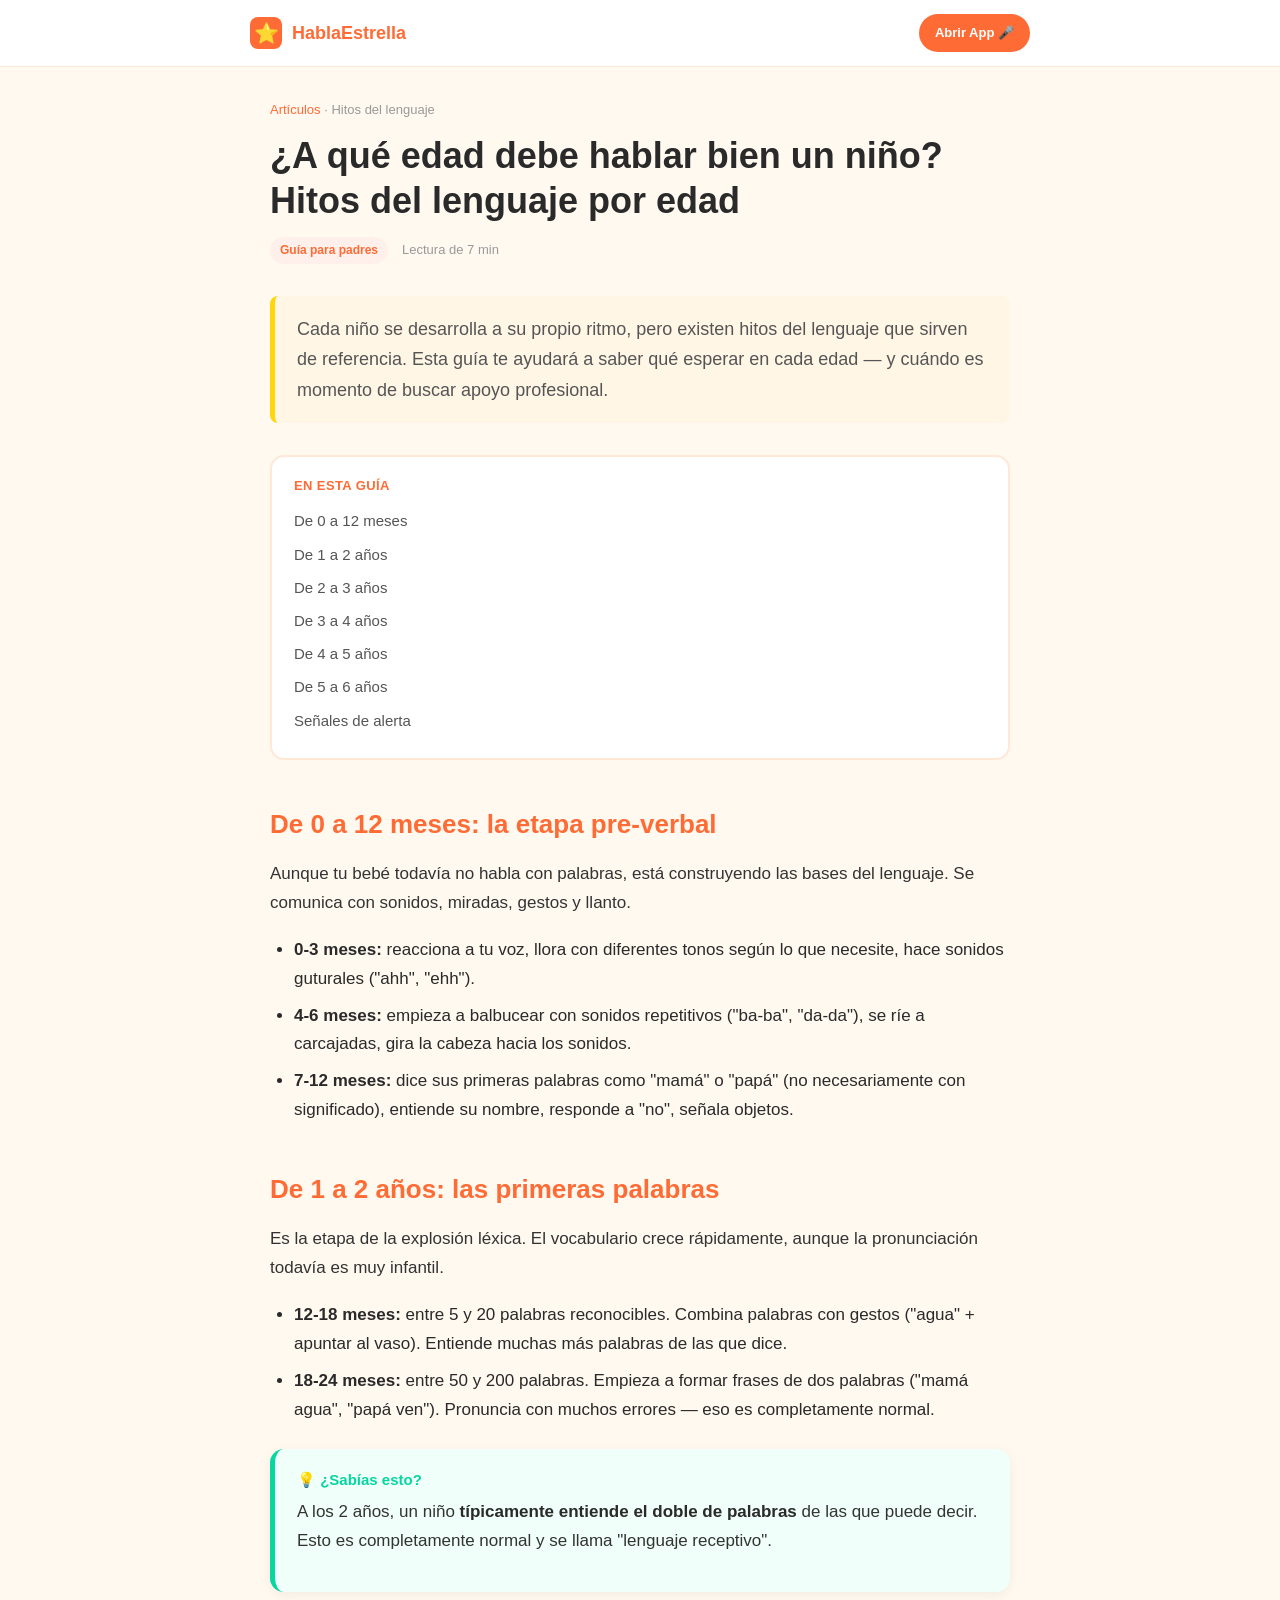
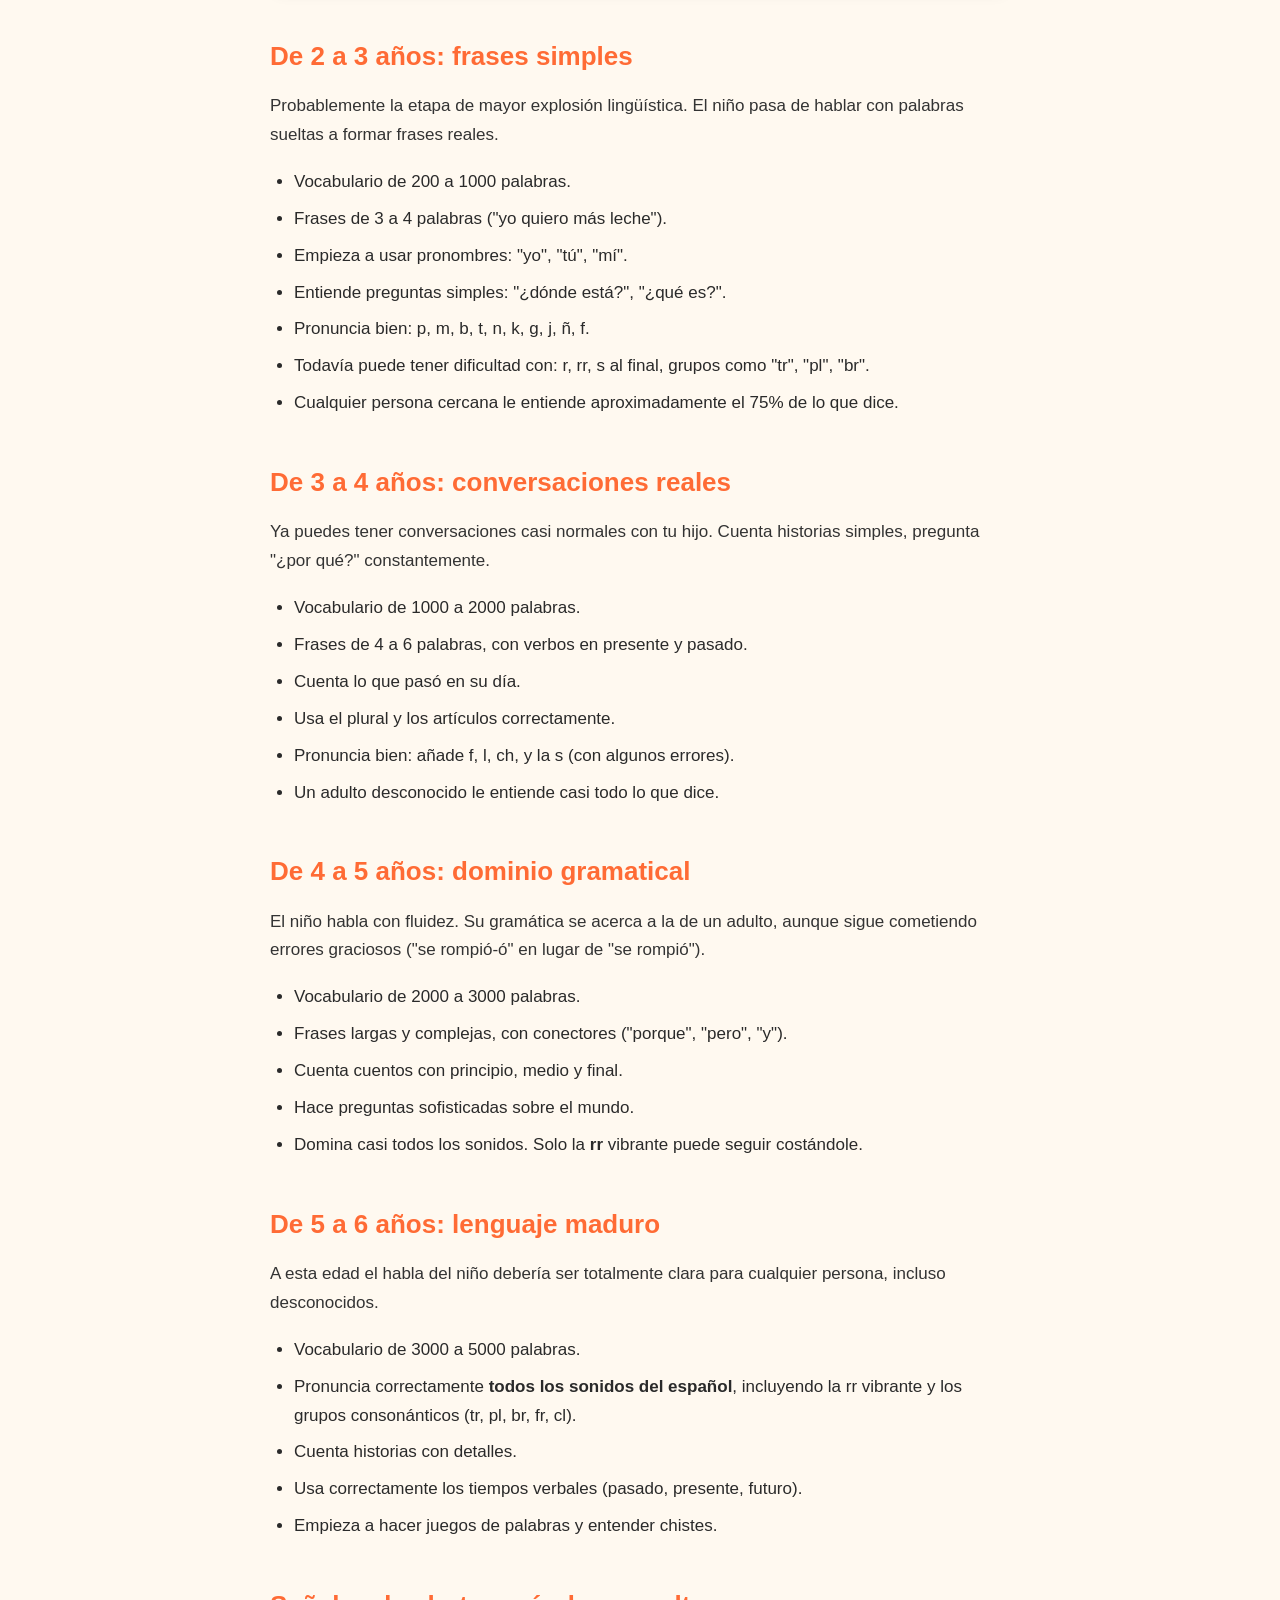
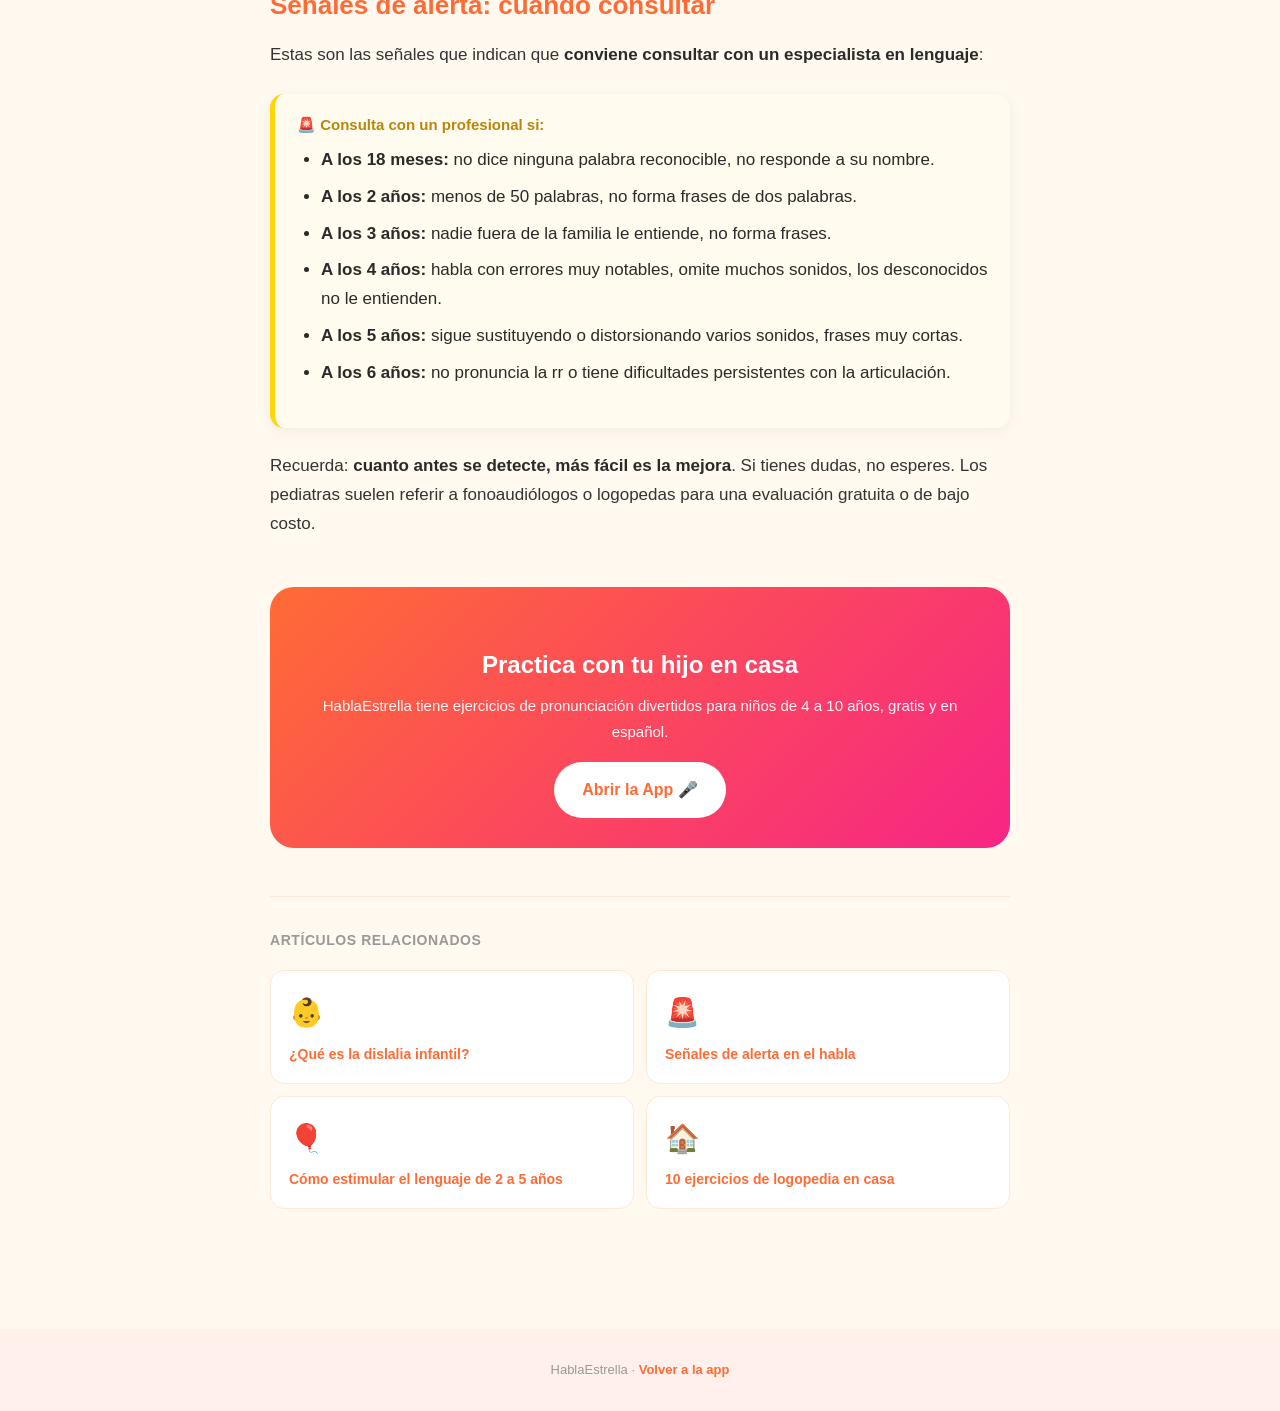
<file: edad-hablar-bien.html>
<!DOCTYPE html>
<html lang="es">
<head>
<meta charset="UTF-8">
<meta name="viewport" content="width=device-width,initial-scale=1">
<title>¿A qué edad debe hablar bien un niño? Hitos del Lenguaje 0-6 años</title>
<meta name="description" content="Tabla completa del desarrollo del lenguaje por edad: qué debe decir tu hijo a los 1, 2, 3, 4, 5 y 6 años. Señales de alerta y cuándo consultar.">
<meta name="keywords" content="a qué edad hablan los niños, hitos del lenguaje, desarrollo del habla por edad, retraso del habla">
<link rel="canonical" href="/articulos/edad-hablar-bien.html">
<script type="application/ld+json">
{"@context":"https://schema.org","@type":"Article","headline":"¿A qué edad debe hablar bien un niño? Hitos del lenguaje","inLanguage":"es","author":{"@type":"Organization","name":"HablaEstrella"}}
</script>
<link rel="stylesheet" href="style.css">
<link rel="icon" href="../icon.png">
</head>
<body>
<nav class="top-nav"><div class="top-nav-inner"><a href="../" class="brand"><span class="brand-icon">⭐</span><span>HablaEstrella</span></a><a href="../" class="cta-btn">Abrir App 🎤</a></div></nav>
<div class="container">
<article>
<header class="article-header">
<div class="breadcrumb"><a href="./">Artículos</a> · Hitos del lenguaje</div>
<h1>¿A qué edad debe hablar bien un niño? Hitos del lenguaje por edad</h1>
<div class="meta"><span class="meta-tag">Guía para padres</span><span>Lectura de 7 min</span></div>
</header>

<p class="lede">Cada niño se desarrolla a su propio ritmo, pero existen hitos del lenguaje que sirven de referencia. Esta guía te ayudará a saber qué esperar en cada edad — y cuándo es momento de buscar apoyo profesional.</p>

<div class="toc">
<div class="toc-title">EN ESTA GUÍA</div>
<ul>
<li><a href="#0-1">De 0 a 12 meses</a></li>
<li><a href="#1-2">De 1 a 2 años</a></li>
<li><a href="#2-3">De 2 a 3 años</a></li>
<li><a href="#3-4">De 3 a 4 años</a></li>
<li><a href="#4-5">De 4 a 5 años</a></li>
<li><a href="#5-6">De 5 a 6 años</a></li>
<li><a href="#senales">Señales de alerta</a></li>
</ul>
</div>

<div class="article-body">

<h2 id="0-1">De 0 a 12 meses: la etapa pre-verbal</h2>
<p>Aunque tu bebé todavía no habla con palabras, está construyendo las bases del lenguaje. Se comunica con sonidos, miradas, gestos y llanto.</p>
<ul>
<li><strong>0-3 meses:</strong> reacciona a tu voz, llora con diferentes tonos según lo que necesite, hace sonidos guturales ("ahh", "ehh").</li>
<li><strong>4-6 meses:</strong> empieza a balbucear con sonidos repetitivos ("ba-ba", "da-da"), se ríe a carcajadas, gira la cabeza hacia los sonidos.</li>
<li><strong>7-12 meses:</strong> dice sus primeras palabras como "mamá" o "papá" (no necesariamente con significado), entiende su nombre, responde a "no", señala objetos.</li>
</ul>

<h2 id="1-2">De 1 a 2 años: las primeras palabras</h2>
<p>Es la etapa de la explosión léxica. El vocabulario crece rápidamente, aunque la pronunciación todavía es muy infantil.</p>
<ul>
<li><strong>12-18 meses:</strong> entre 5 y 20 palabras reconocibles. Combina palabras con gestos ("agua" + apuntar al vaso). Entiende muchas más palabras de las que dice.</li>
<li><strong>18-24 meses:</strong> entre 50 y 200 palabras. Empieza a formar frases de dos palabras ("mamá agua", "papá ven"). Pronuncia con muchos errores — eso es completamente normal.</li>
</ul>
<div class="callout tip">
<div class="callout-title">💡 ¿Sabías esto?</div>
<p>A los 2 años, un niño <strong>típicamente entiende el doble de palabras</strong> de las que puede decir. Esto es completamente normal y se llama "lenguaje receptivo".</p>
</div>

<h2 id="2-3">De 2 a 3 años: frases simples</h2>
<p>Probablemente la etapa de mayor explosión lingüística. El niño pasa de hablar con palabras sueltas a formar frases reales.</p>
<ul>
<li>Vocabulario de 200 a 1000 palabras.</li>
<li>Frases de 3 a 4 palabras ("yo quiero más leche").</li>
<li>Empieza a usar pronombres: "yo", "tú", "mí".</li>
<li>Entiende preguntas simples: "¿dónde está?", "¿qué es?".</li>
<li>Pronuncia bien: p, m, b, t, n, k, g, j, ñ, f.</li>
<li>Todavía puede tener dificultad con: r, rr, s al final, grupos como "tr", "pl", "br".</li>
<li>Cualquier persona cercana le entiende aproximadamente el 75% de lo que dice.</li>
</ul>

<h2 id="3-4">De 3 a 4 años: conversaciones reales</h2>
<p>Ya puedes tener conversaciones casi normales con tu hijo. Cuenta historias simples, pregunta "¿por qué?" constantemente.</p>
<ul>
<li>Vocabulario de 1000 a 2000 palabras.</li>
<li>Frases de 4 a 6 palabras, con verbos en presente y pasado.</li>
<li>Cuenta lo que pasó en su día.</li>
<li>Usa el plural y los artículos correctamente.</li>
<li>Pronuncia bien: añade f, l, ch, y la s (con algunos errores).</li>
<li>Un adulto desconocido le entiende casi todo lo que dice.</li>
</ul>

<h2 id="4-5">De 4 a 5 años: dominio gramatical</h2>
<p>El niño habla con fluidez. Su gramática se acerca a la de un adulto, aunque sigue cometiendo errores graciosos ("se rompió-ó" en lugar de "se rompió").</p>
<ul>
<li>Vocabulario de 2000 a 3000 palabras.</li>
<li>Frases largas y complejas, con conectores ("porque", "pero", "y").</li>
<li>Cuenta cuentos con principio, medio y final.</li>
<li>Hace preguntas sofisticadas sobre el mundo.</li>
<li>Domina casi todos los sonidos. Solo la <strong>rr</strong> vibrante puede seguir costándole.</li>
</ul>

<h2 id="5-6">De 5 a 6 años: lenguaje maduro</h2>
<p>A esta edad el habla del niño debería ser totalmente clara para cualquier persona, incluso desconocidos.</p>
<ul>
<li>Vocabulario de 3000 a 5000 palabras.</li>
<li>Pronuncia correctamente <strong>todos los sonidos del español</strong>, incluyendo la rr vibrante y los grupos consonánticos (tr, pl, br, fr, cl).</li>
<li>Cuenta historias con detalles.</li>
<li>Usa correctamente los tiempos verbales (pasado, presente, futuro).</li>
<li>Empieza a hacer juegos de palabras y entender chistes.</li>
</ul>

<h2 id="senales">Señales de alerta: cuándo consultar</h2>
<p>Estas son las señales que indican que <strong>conviene consultar con un especialista en lenguaje</strong>:</p>

<div class="callout warn">
<div class="callout-title">🚨 Consulta con un profesional si:</div>
<ul style="margin-top:8px">
<li><strong>A los 18 meses:</strong> no dice ninguna palabra reconocible, no responde a su nombre.</li>
<li><strong>A los 2 años:</strong> menos de 50 palabras, no forma frases de dos palabras.</li>
<li><strong>A los 3 años:</strong> nadie fuera de la familia le entiende, no forma frases.</li>
<li><strong>A los 4 años:</strong> habla con errores muy notables, omite muchos sonidos, los desconocidos no le entienden.</li>
<li><strong>A los 5 años:</strong> sigue sustituyendo o distorsionando varios sonidos, frases muy cortas.</li>
<li><strong>A los 6 años:</strong> no pronuncia la rr o tiene dificultades persistentes con la articulación.</li>
</ul>
</div>

<p>Recuerda: <strong>cuanto antes se detecte, más fácil es la mejora</strong>. Si tienes dudas, no esperes. Los pediatras suelen referir a fonoaudiólogos o logopedas para una evaluación gratuita o de bajo costo.</p>

<div class="cta-card">
<h3>Practica con tu hijo en casa</h3>
<p>HablaEstrella tiene ejercicios de pronunciación divertidos para niños de 4 a 10 años, gratis y en español.</p>
<a href="../" class="cta-card-btn">Abrir la App 🎤</a>
</div>

<div class="related">
<div class="related-title">ARTÍCULOS RELACIONADOS</div>
<div class="related-grid">
<a class="related-card" href="dislalia-infantil.html"><div class="related-card-emoji">👶</div><div class="related-card-title">¿Qué es la dislalia infantil?</div></a>
<a class="related-card" href="cuando-preocuparse-habla.html"><div class="related-card-emoji">🚨</div><div class="related-card-title">Señales de alerta en el habla</div></a>
<a class="related-card" href="estimular-lenguaje-2-5.html"><div class="related-card-emoji">🎈</div><div class="related-card-title">Cómo estimular el lenguaje de 2 a 5 años</div></a>
<a class="related-card" href="ejercicios-logopedia-casa.html"><div class="related-card-emoji">🏠</div><div class="related-card-title">10 ejercicios de logopedia en casa</div></a>
</div>
</div>

</div>
</article>
</div>
<footer class="site-footer"><p>HablaEstrella · <a href="../">Volver a la app</a></p></footer>
</body>
</html>
</file>
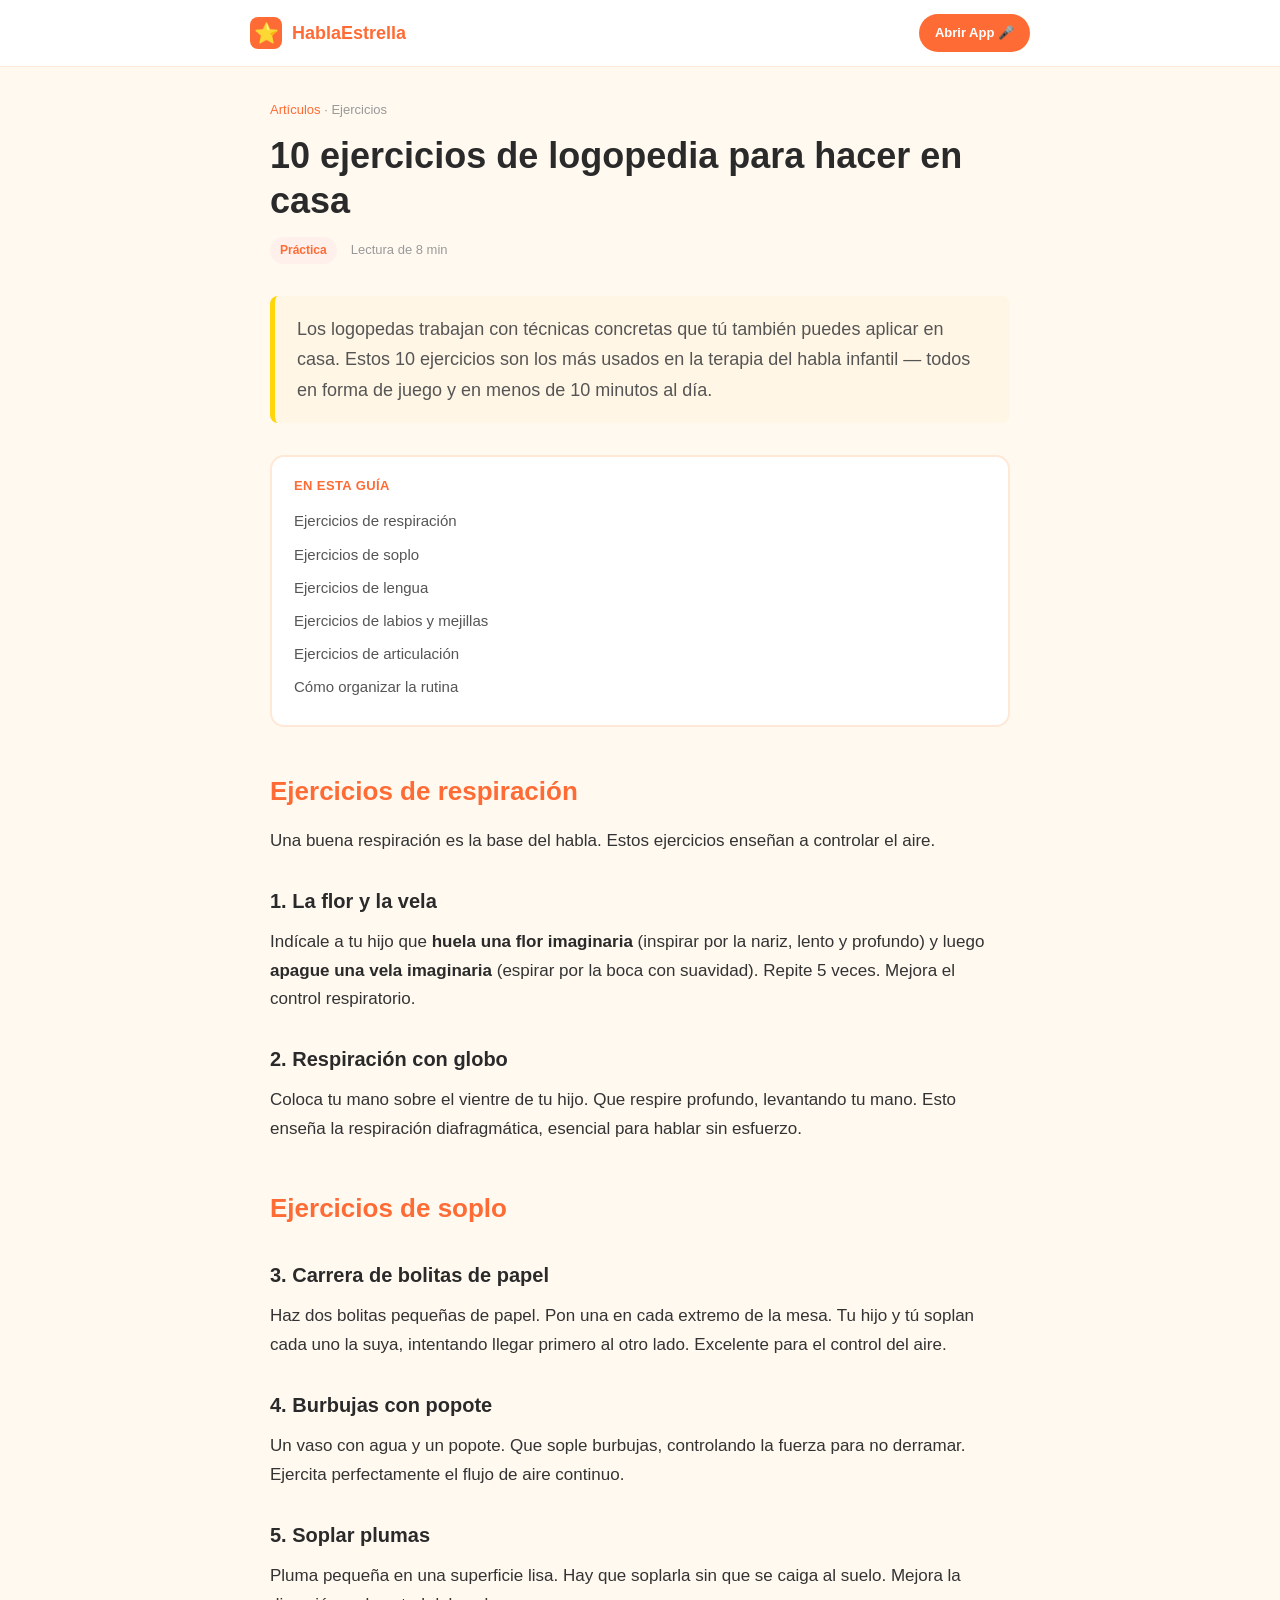
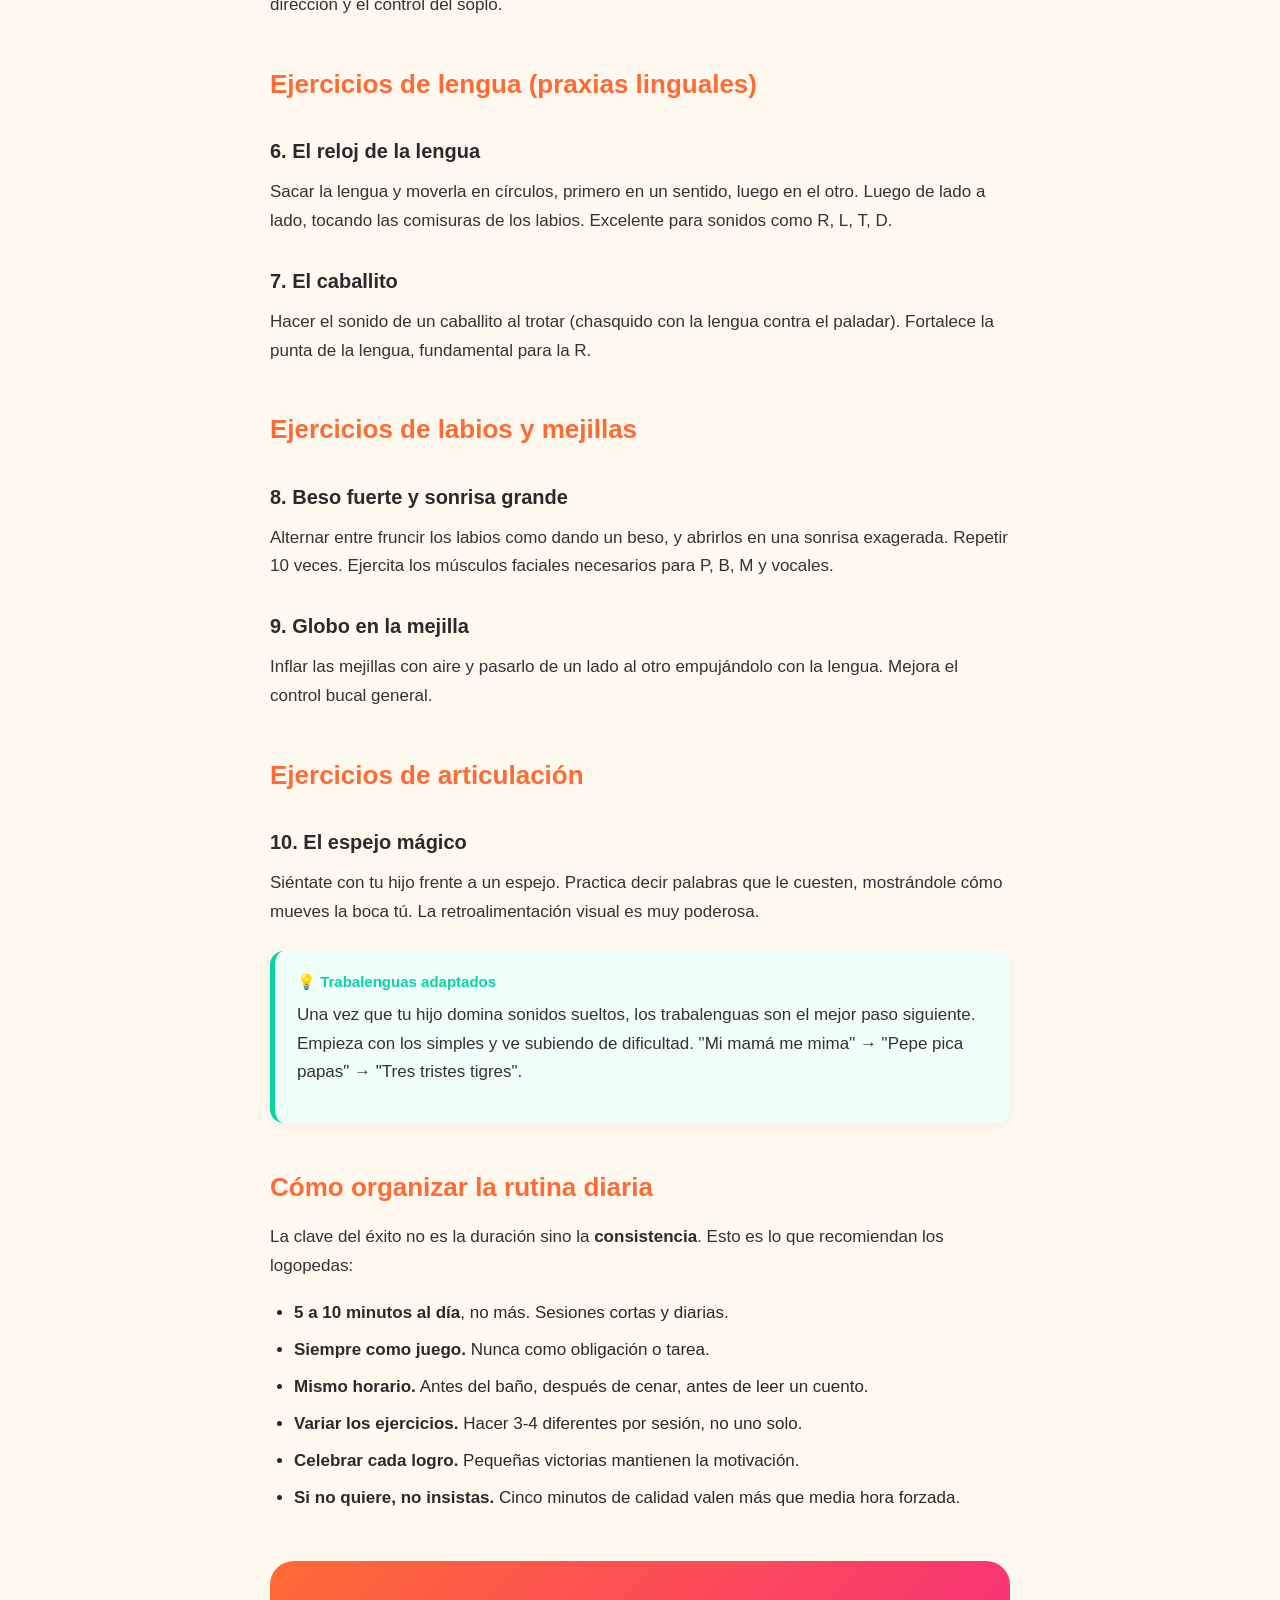
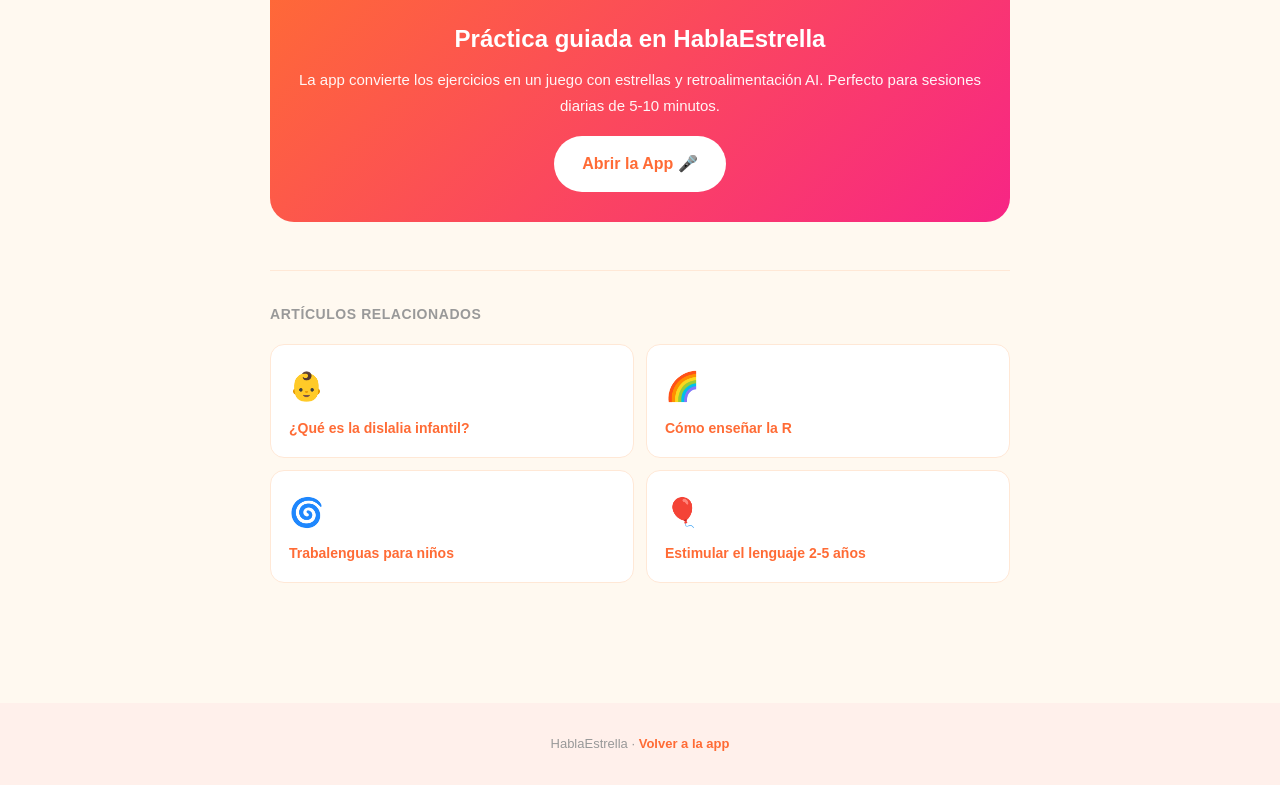
<file: ejercicios-logopedia-casa.html>
<!DOCTYPE html>
<html lang="es">
<head>
<meta charset="UTF-8">
<meta name="viewport" content="width=device-width,initial-scale=1">
<title>10 Ejercicios de Logopedia para Hacer en Casa con Niños</title>
<meta name="description" content="Ejercicios simples y efectivos para mejorar el habla de tu hijo en casa. Praxias buco-faciales, soplo, lengua y más, explicados paso a paso.">
<meta name="keywords" content="ejercicios logopedia, ejercicios de habla niños, praxias buco faciales, terapia del habla en casa">
<link rel="canonical" href="/articulos/ejercicios-logopedia-casa.html">
<link rel="stylesheet" href="style.css">
<link rel="icon" href="../icon.png">
</head>
<body>
<nav class="top-nav"><div class="top-nav-inner"><a href="../" class="brand"><span class="brand-icon">⭐</span><span>HablaEstrella</span></a><a href="../" class="cta-btn">Abrir App 🎤</a></div></nav>
<div class="container">
<article>
<header class="article-header">
<div class="breadcrumb"><a href="./">Artículos</a> · Ejercicios</div>
<h1>10 ejercicios de logopedia para hacer en casa</h1>
<div class="meta"><span class="meta-tag">Práctica</span><span>Lectura de 8 min</span></div>
</header>

<p class="lede">Los logopedas trabajan con técnicas concretas que tú también puedes aplicar en casa. Estos 10 ejercicios son los más usados en la terapia del habla infantil — todos en forma de juego y en menos de 10 minutos al día.</p>

<div class="toc"><div class="toc-title">EN ESTA GUÍA</div><ul>
<li><a href="#respiracion">Ejercicios de respiración</a></li>
<li><a href="#soplo">Ejercicios de soplo</a></li>
<li><a href="#lengua">Ejercicios de lengua</a></li>
<li><a href="#labios">Ejercicios de labios y mejillas</a></li>
<li><a href="#articulacion">Ejercicios de articulación</a></li>
<li><a href="#rutina">Cómo organizar la rutina</a></li>
</ul></div>

<div class="article-body">

<h2 id="respiracion">Ejercicios de respiración</h2>
<p>Una buena respiración es la base del habla. Estos ejercicios enseñan a controlar el aire.</p>

<h3>1. La flor y la vela</h3>
<p>Indícale a tu hijo que <strong>huela una flor imaginaria</strong> (inspirar por la nariz, lento y profundo) y luego <strong>apague una vela imaginaria</strong> (espirar por la boca con suavidad). Repite 5 veces. Mejora el control respiratorio.</p>

<h3>2. Respiración con globo</h3>
<p>Coloca tu mano sobre el vientre de tu hijo. Que respire profundo, levantando tu mano. Esto enseña la respiración diafragmática, esencial para hablar sin esfuerzo.</p>

<h2 id="soplo">Ejercicios de soplo</h2>

<h3>3. Carrera de bolitas de papel</h3>
<p>Haz dos bolitas pequeñas de papel. Pon una en cada extremo de la mesa. Tu hijo y tú soplan cada uno la suya, intentando llegar primero al otro lado. Excelente para el control del aire.</p>

<h3>4. Burbujas con popote</h3>
<p>Un vaso con agua y un popote. Que sople burbujas, controlando la fuerza para no derramar. Ejercita perfectamente el flujo de aire continuo.</p>

<h3>5. Soplar plumas</h3>
<p>Pluma pequeña en una superficie lisa. Hay que soplarla sin que se caiga al suelo. Mejora la dirección y el control del soplo.</p>

<h2 id="lengua">Ejercicios de lengua (praxias linguales)</h2>

<h3>6. El reloj de la lengua</h3>
<p>Sacar la lengua y moverla en círculos, primero en un sentido, luego en el otro. Luego de lado a lado, tocando las comisuras de los labios. Excelente para sonidos como R, L, T, D.</p>

<h3>7. El caballito</h3>
<p>Hacer el sonido de un caballito al trotar (chasquido con la lengua contra el paladar). Fortalece la punta de la lengua, fundamental para la R.</p>

<h2 id="labios">Ejercicios de labios y mejillas</h2>

<h3>8. Beso fuerte y sonrisa grande</h3>
<p>Alternar entre fruncir los labios como dando un beso, y abrirlos en una sonrisa exagerada. Repetir 10 veces. Ejercita los músculos faciales necesarios para P, B, M y vocales.</p>

<h3>9. Globo en la mejilla</h3>
<p>Inflar las mejillas con aire y pasarlo de un lado al otro empujándolo con la lengua. Mejora el control bucal general.</p>

<h2 id="articulacion">Ejercicios de articulación</h2>

<h3>10. El espejo mágico</h3>
<p>Siéntate con tu hijo frente a un espejo. Practica decir palabras que le cuesten, mostrándole cómo mueves la boca tú. La retroalimentación visual es muy poderosa.</p>

<div class="callout tip">
<div class="callout-title">💡 Trabalenguas adaptados</div>
<p>Una vez que tu hijo domina sonidos sueltos, los trabalenguas son el mejor paso siguiente. Empieza con los simples y ve subiendo de dificultad. "Mi mamá me mima" → "Pepe pica papas" → "Tres tristes tigres".</p>
</div>

<h2 id="rutina">Cómo organizar la rutina diaria</h2>
<p>La clave del éxito no es la duración sino la <strong>consistencia</strong>. Esto es lo que recomiendan los logopedas:</p>
<ul>
<li><strong>5 a 10 minutos al día</strong>, no más. Sesiones cortas y diarias.</li>
<li><strong>Siempre como juego.</strong> Nunca como obligación o tarea.</li>
<li><strong>Mismo horario.</strong> Antes del baño, después de cenar, antes de leer un cuento.</li>
<li><strong>Variar los ejercicios.</strong> Hacer 3-4 diferentes por sesión, no uno solo.</li>
<li><strong>Celebrar cada logro.</strong> Pequeñas victorias mantienen la motivación.</li>
<li><strong>Si no quiere, no insistas.</strong> Cinco minutos de calidad valen más que media hora forzada.</li>
</ul>

<div class="cta-card">
<h3>Práctica guiada en HablaEstrella</h3>
<p>La app convierte los ejercicios en un juego con estrellas y retroalimentación AI. Perfecto para sesiones diarias de 5-10 minutos.</p>
<a href="../" class="cta-card-btn">Abrir la App 🎤</a>
</div>

<div class="related"><div class="related-title">ARTÍCULOS RELACIONADOS</div><div class="related-grid">
<a class="related-card" href="dislalia-infantil.html"><div class="related-card-emoji">👶</div><div class="related-card-title">¿Qué es la dislalia infantil?</div></a>
<a class="related-card" href="ensenar-pronunciar-r.html"><div class="related-card-emoji">🌈</div><div class="related-card-title">Cómo enseñar la R</div></a>
<a class="related-card" href="trabalenguas-ninos.html"><div class="related-card-emoji">🌀</div><div class="related-card-title">Trabalenguas para niños</div></a>
<a class="related-card" href="estimular-lenguaje-2-5.html"><div class="related-card-emoji">🎈</div><div class="related-card-title">Estimular el lenguaje 2-5 años</div></a>
</div></div>

</div>
</article>
</div>
<footer class="site-footer"><p>HablaEstrella · <a href="../">Volver a la app</a></p></footer>
</body>
</html>
</file>
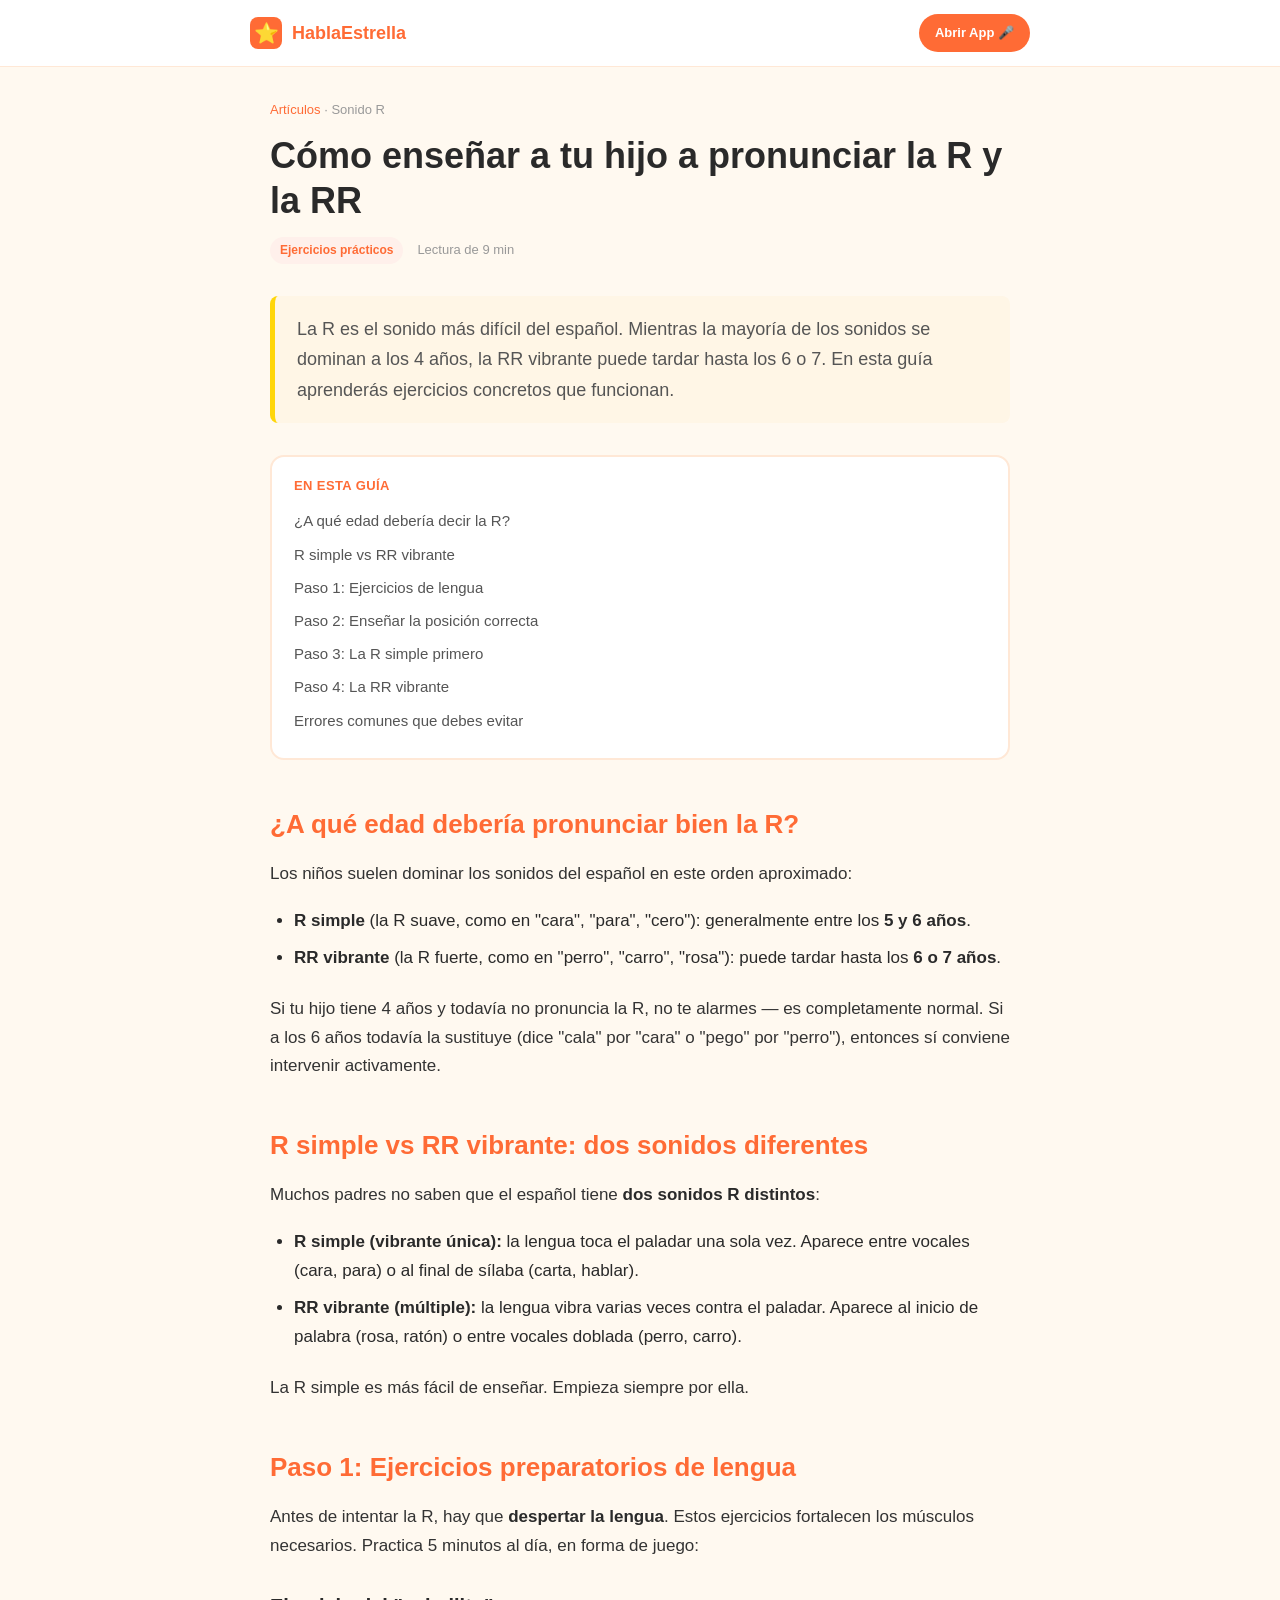
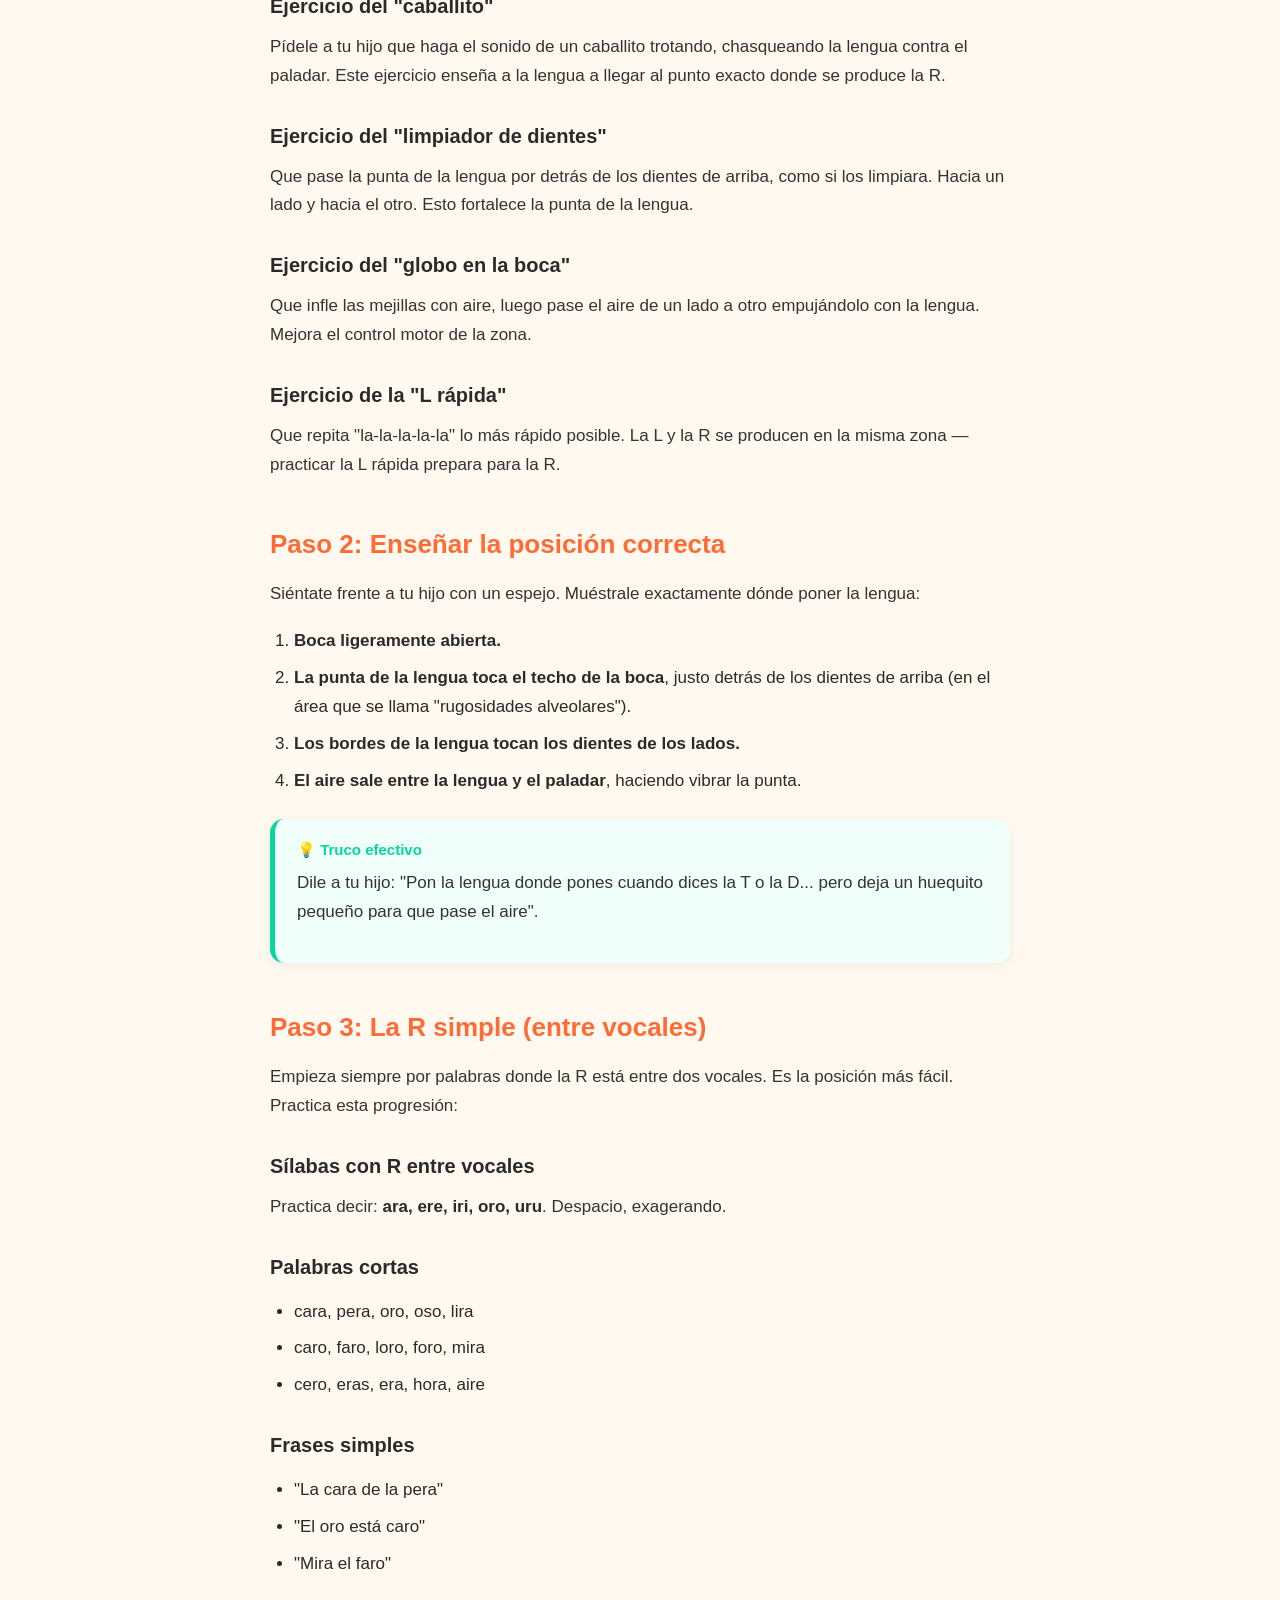
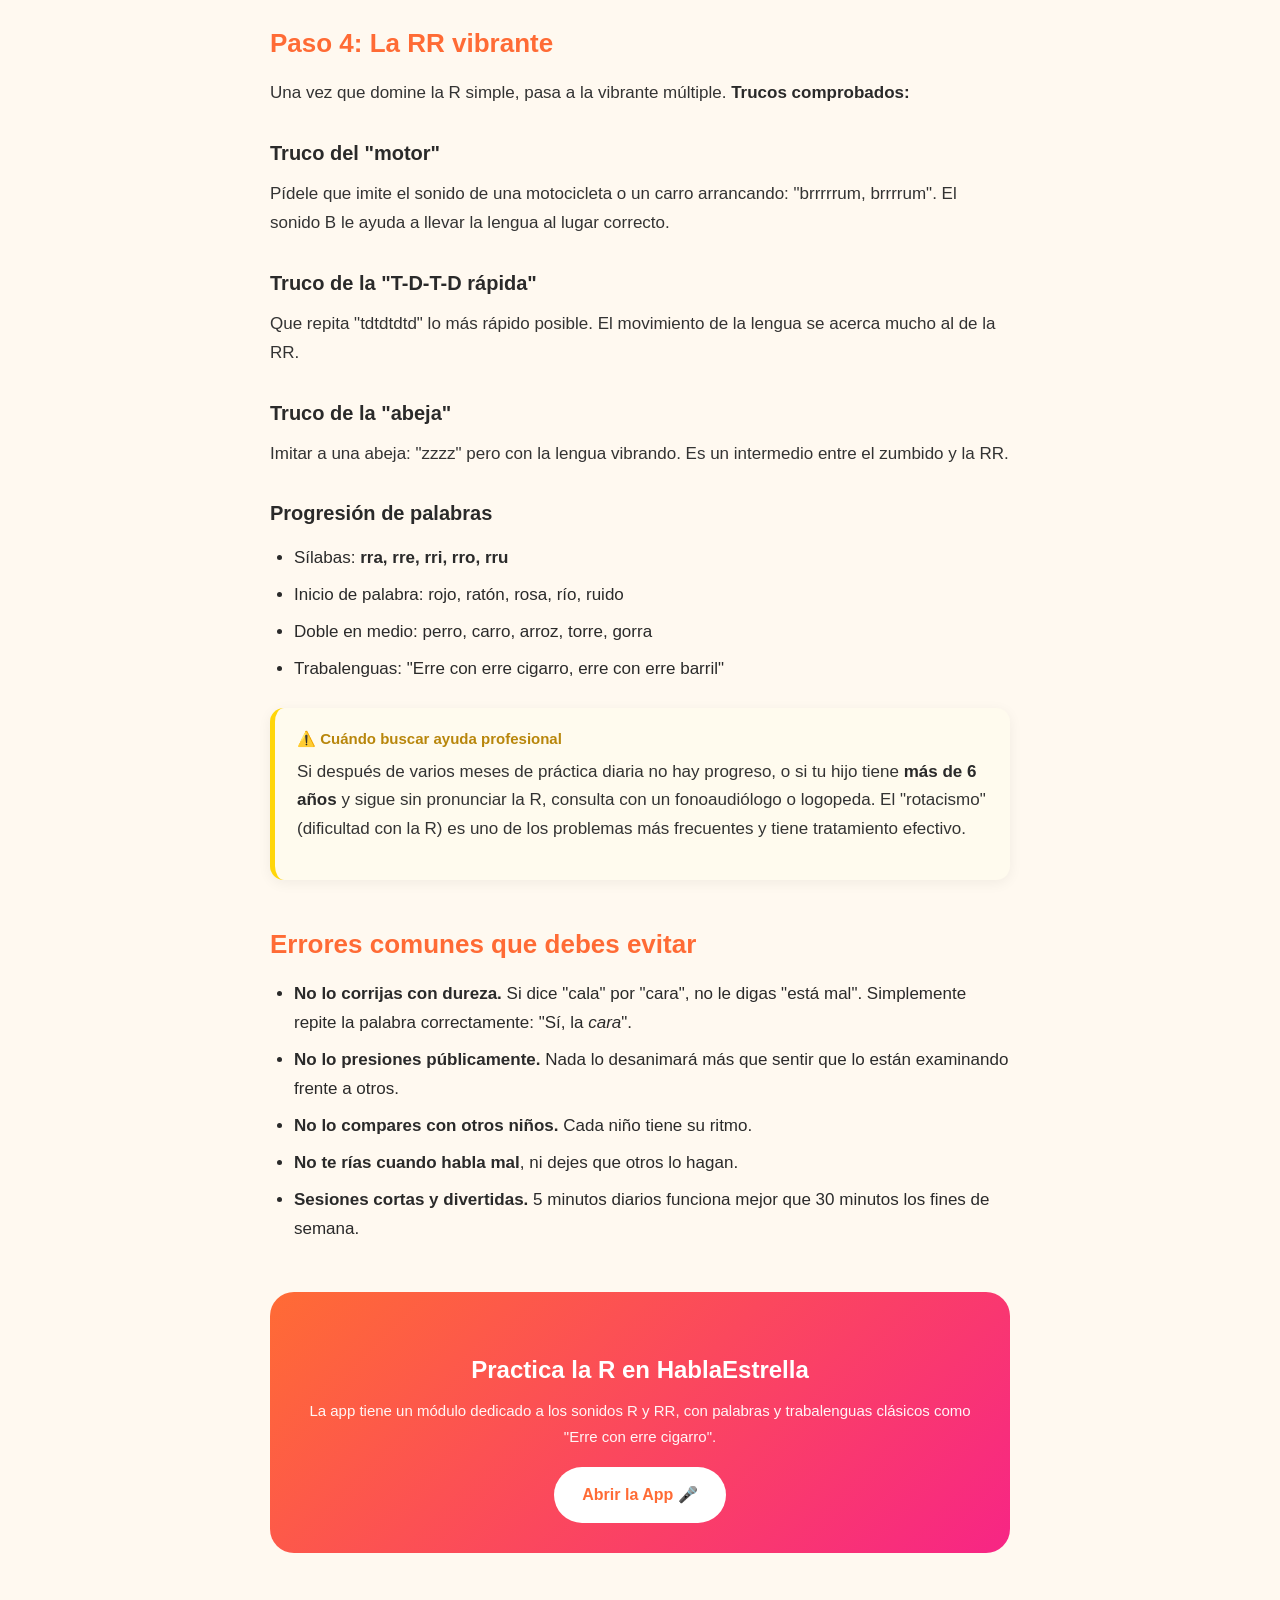
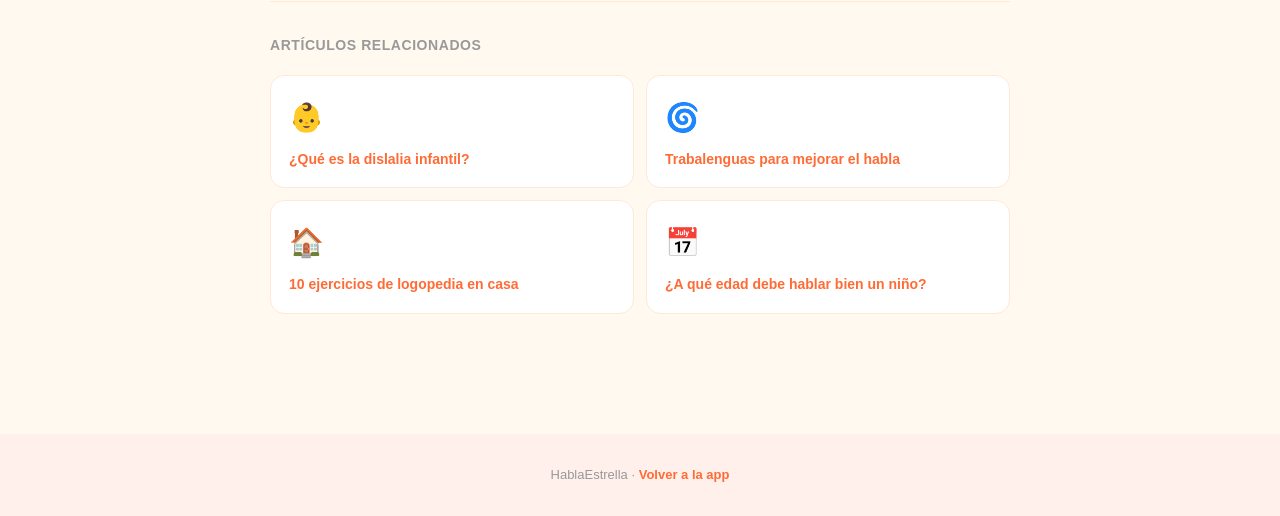
<file: ensenar-pronunciar-r.html>
<!DOCTYPE html>
<html lang="es">
<head>
<meta charset="UTF-8">
<meta name="viewport" content="width=device-width,initial-scale=1">
<title>Cómo Enseñar a tu Hijo a Pronunciar la R y la RR (Guía Completa)</title>
<meta name="description" content="El sonido R es el más difícil del español. Aprende ejercicios paso a paso, trucos y técnicas comprobadas para enseñar a tu hijo a pronunciar la R simple y la RR vibrante.">
<meta name="keywords" content="enseñar a pronunciar la r, sonido r niños, rr vibrante, rotacismo, ejercicios para la r">
<link rel="canonical" href="/articulos/ensenar-pronunciar-r.html">
<script type="application/ld+json">
{"@context":"https://schema.org","@type":"Article","headline":"Cómo enseñar a tu hijo a pronunciar la R","inLanguage":"es","author":{"@type":"Organization","name":"HablaEstrella"}}
</script>
<link rel="stylesheet" href="style.css">
<link rel="icon" href="../icon.png">
</head>
<body>
<nav class="top-nav"><div class="top-nav-inner"><a href="../" class="brand"><span class="brand-icon">⭐</span><span>HablaEstrella</span></a><a href="../" class="cta-btn">Abrir App 🎤</a></div></nav>
<div class="container">
<article>
<header class="article-header">
<div class="breadcrumb"><a href="./">Artículos</a> · Sonido R</div>
<h1>Cómo enseñar a tu hijo a pronunciar la R y la RR</h1>
<div class="meta"><span class="meta-tag">Ejercicios prácticos</span><span>Lectura de 9 min</span></div>
</header>

<p class="lede">La R es el sonido más difícil del español. Mientras la mayoría de los sonidos se dominan a los 4 años, la RR vibrante puede tardar hasta los 6 o 7. En esta guía aprenderás ejercicios concretos que funcionan.</p>

<div class="toc">
<div class="toc-title">EN ESTA GUÍA</div>
<ul>
<li><a href="#a-que-edad">¿A qué edad debería decir la R?</a></li>
<li><a href="#diferencia">R simple vs RR vibrante</a></li>
<li><a href="#paso-1">Paso 1: Ejercicios de lengua</a></li>
<li><a href="#paso-2">Paso 2: Enseñar la posición correcta</a></li>
<li><a href="#paso-3">Paso 3: La R simple primero</a></li>
<li><a href="#paso-4">Paso 4: La RR vibrante</a></li>
<li><a href="#errores">Errores comunes que debes evitar</a></li>
</ul>
</div>

<div class="article-body">

<h2 id="a-que-edad">¿A qué edad debería pronunciar bien la R?</h2>
<p>Los niños suelen dominar los sonidos del español en este orden aproximado:</p>
<ul>
<li><strong>R simple</strong> (la R suave, como en "cara", "para", "cero"): generalmente entre los <strong>5 y 6 años</strong>.</li>
<li><strong>RR vibrante</strong> (la R fuerte, como en "perro", "carro", "rosa"): puede tardar hasta los <strong>6 o 7 años</strong>.</li>
</ul>
<p>Si tu hijo tiene 4 años y todavía no pronuncia la R, no te alarmes — es completamente normal. Si a los 6 años todavía la sustituye (dice "cala" por "cara" o "pego" por "perro"), entonces sí conviene intervenir activamente.</p>

<h2 id="diferencia">R simple vs RR vibrante: dos sonidos diferentes</h2>
<p>Muchos padres no saben que el español tiene <strong>dos sonidos R distintos</strong>:</p>
<ul>
<li><strong>R simple (vibrante única):</strong> la lengua toca el paladar una sola vez. Aparece entre vocales (cara, para) o al final de sílaba (carta, hablar).</li>
<li><strong>RR vibrante (múltiple):</strong> la lengua vibra varias veces contra el paladar. Aparece al inicio de palabra (rosa, ratón) o entre vocales doblada (perro, carro).</li>
</ul>
<p>La R simple es más fácil de enseñar. Empieza siempre por ella.</p>

<h2 id="paso-1">Paso 1: Ejercicios preparatorios de lengua</h2>
<p>Antes de intentar la R, hay que <strong>despertar la lengua</strong>. Estos ejercicios fortalecen los músculos necesarios. Practica 5 minutos al día, en forma de juego:</p>

<h3>Ejercicio del "caballito"</h3>
<p>Pídele a tu hijo que haga el sonido de un caballito trotando, chasqueando la lengua contra el paladar. Este ejercicio enseña a la lengua a llegar al punto exacto donde se produce la R.</p>

<h3>Ejercicio del "limpiador de dientes"</h3>
<p>Que pase la punta de la lengua por detrás de los dientes de arriba, como si los limpiara. Hacia un lado y hacia el otro. Esto fortalece la punta de la lengua.</p>

<h3>Ejercicio del "globo en la boca"</h3>
<p>Que infle las mejillas con aire, luego pase el aire de un lado a otro empujándolo con la lengua. Mejora el control motor de la zona.</p>

<h3>Ejercicio de la "L rápida"</h3>
<p>Que repita "la-la-la-la-la" lo más rápido posible. La L y la R se producen en la misma zona — practicar la L rápida prepara para la R.</p>

<h2 id="paso-2">Paso 2: Enseñar la posición correcta</h2>
<p>Siéntate frente a tu hijo con un espejo. Muéstrale exactamente dónde poner la lengua:</p>
<ol>
<li><strong>Boca ligeramente abierta.</strong></li>
<li><strong>La punta de la lengua toca el techo de la boca</strong>, justo detrás de los dientes de arriba (en el área que se llama "rugosidades alveolares").</li>
<li><strong>Los bordes de la lengua tocan los dientes de los lados.</strong></li>
<li><strong>El aire sale entre la lengua y el paladar</strong>, haciendo vibrar la punta.</li>
</ol>

<div class="callout tip">
<div class="callout-title">💡 Truco efectivo</div>
<p>Dile a tu hijo: "Pon la lengua donde pones cuando dices la T o la D... pero deja un huequito pequeño para que pase el aire".</p>
</div>

<h2 id="paso-3">Paso 3: La R simple (entre vocales)</h2>
<p>Empieza siempre por palabras donde la R está entre dos vocales. Es la posición más fácil. Practica esta progresión:</p>

<h3>Sílabas con R entre vocales</h3>
<p>Practica decir: <strong>ara, ere, iri, oro, uru</strong>. Despacio, exagerando.</p>

<h3>Palabras cortas</h3>
<ul>
<li>cara, pera, oro, oso, lira</li>
<li>caro, faro, loro, foro, mira</li>
<li>cero, eras, era, hora, aire</li>
</ul>

<h3>Frases simples</h3>
<ul>
<li>"La cara de la pera"</li>
<li>"El oro está caro"</li>
<li>"Mira el faro"</li>
</ul>

<h2 id="paso-4">Paso 4: La RR vibrante</h2>
<p>Una vez que domine la R simple, pasa a la vibrante múltiple. <strong>Trucos comprobados:</strong></p>

<h3>Truco del "motor"</h3>
<p>Pídele que imite el sonido de una motocicleta o un carro arrancando: "brrrrrum, brrrrum". El sonido B le ayuda a llevar la lengua al lugar correcto.</p>

<h3>Truco de la "T-D-T-D rápida"</h3>
<p>Que repita "tdtdtdtd" lo más rápido posible. El movimiento de la lengua se acerca mucho al de la RR.</p>

<h3>Truco de la "abeja"</h3>
<p>Imitar a una abeja: "zzzz" pero con la lengua vibrando. Es un intermedio entre el zumbido y la RR.</p>

<h3>Progresión de palabras</h3>
<ul>
<li>Sílabas: <strong>rra, rre, rri, rro, rru</strong></li>
<li>Inicio de palabra: rojo, ratón, rosa, río, ruido</li>
<li>Doble en medio: perro, carro, arroz, torre, gorra</li>
<li>Trabalenguas: "Erre con erre cigarro, erre con erre barril"</li>
</ul>

<div class="callout warn">
<div class="callout-title">⚠️ Cuándo buscar ayuda profesional</div>
<p>Si después de varios meses de práctica diaria no hay progreso, o si tu hijo tiene <strong>más de 6 años</strong> y sigue sin pronunciar la R, consulta con un fonoaudiólogo o logopeda. El "rotacismo" (dificultad con la R) es uno de los problemas más frecuentes y tiene tratamiento efectivo.</p>
</div>

<h2 id="errores">Errores comunes que debes evitar</h2>
<ul>
<li><strong>No lo corrijas con dureza.</strong> Si dice "cala" por "cara", no le digas "está mal". Simplemente repite la palabra correctamente: "Sí, la <em>cara</em>".</li>
<li><strong>No lo presiones públicamente.</strong> Nada lo desanimará más que sentir que lo están examinando frente a otros.</li>
<li><strong>No lo compares con otros niños.</strong> Cada niño tiene su ritmo.</li>
<li><strong>No te rías cuando habla mal</strong>, ni dejes que otros lo hagan.</li>
<li><strong>Sesiones cortas y divertidas.</strong> 5 minutos diarios funciona mejor que 30 minutos los fines de semana.</li>
</ul>

<div class="cta-card">
<h3>Practica la R en HablaEstrella</h3>
<p>La app tiene un módulo dedicado a los sonidos R y RR, con palabras y trabalenguas clásicos como "Erre con erre cigarro".</p>
<a href="../" class="cta-card-btn">Abrir la App 🎤</a>
</div>

<div class="related">
<div class="related-title">ARTÍCULOS RELACIONADOS</div>
<div class="related-grid">
<a class="related-card" href="dislalia-infantil.html"><div class="related-card-emoji">👶</div><div class="related-card-title">¿Qué es la dislalia infantil?</div></a>
<a class="related-card" href="trabalenguas-ninos.html"><div class="related-card-emoji">🌀</div><div class="related-card-title">Trabalenguas para mejorar el habla</div></a>
<a class="related-card" href="ejercicios-logopedia-casa.html"><div class="related-card-emoji">🏠</div><div class="related-card-title">10 ejercicios de logopedia en casa</div></a>
<a class="related-card" href="edad-hablar-bien.html"><div class="related-card-emoji">📅</div><div class="related-card-title">¿A qué edad debe hablar bien un niño?</div></a>
</div>
</div>

</div>
</article>
</div>
<footer class="site-footer"><p>HablaEstrella · <a href="../">Volver a la app</a></p></footer>
</body>
</html>
</file>
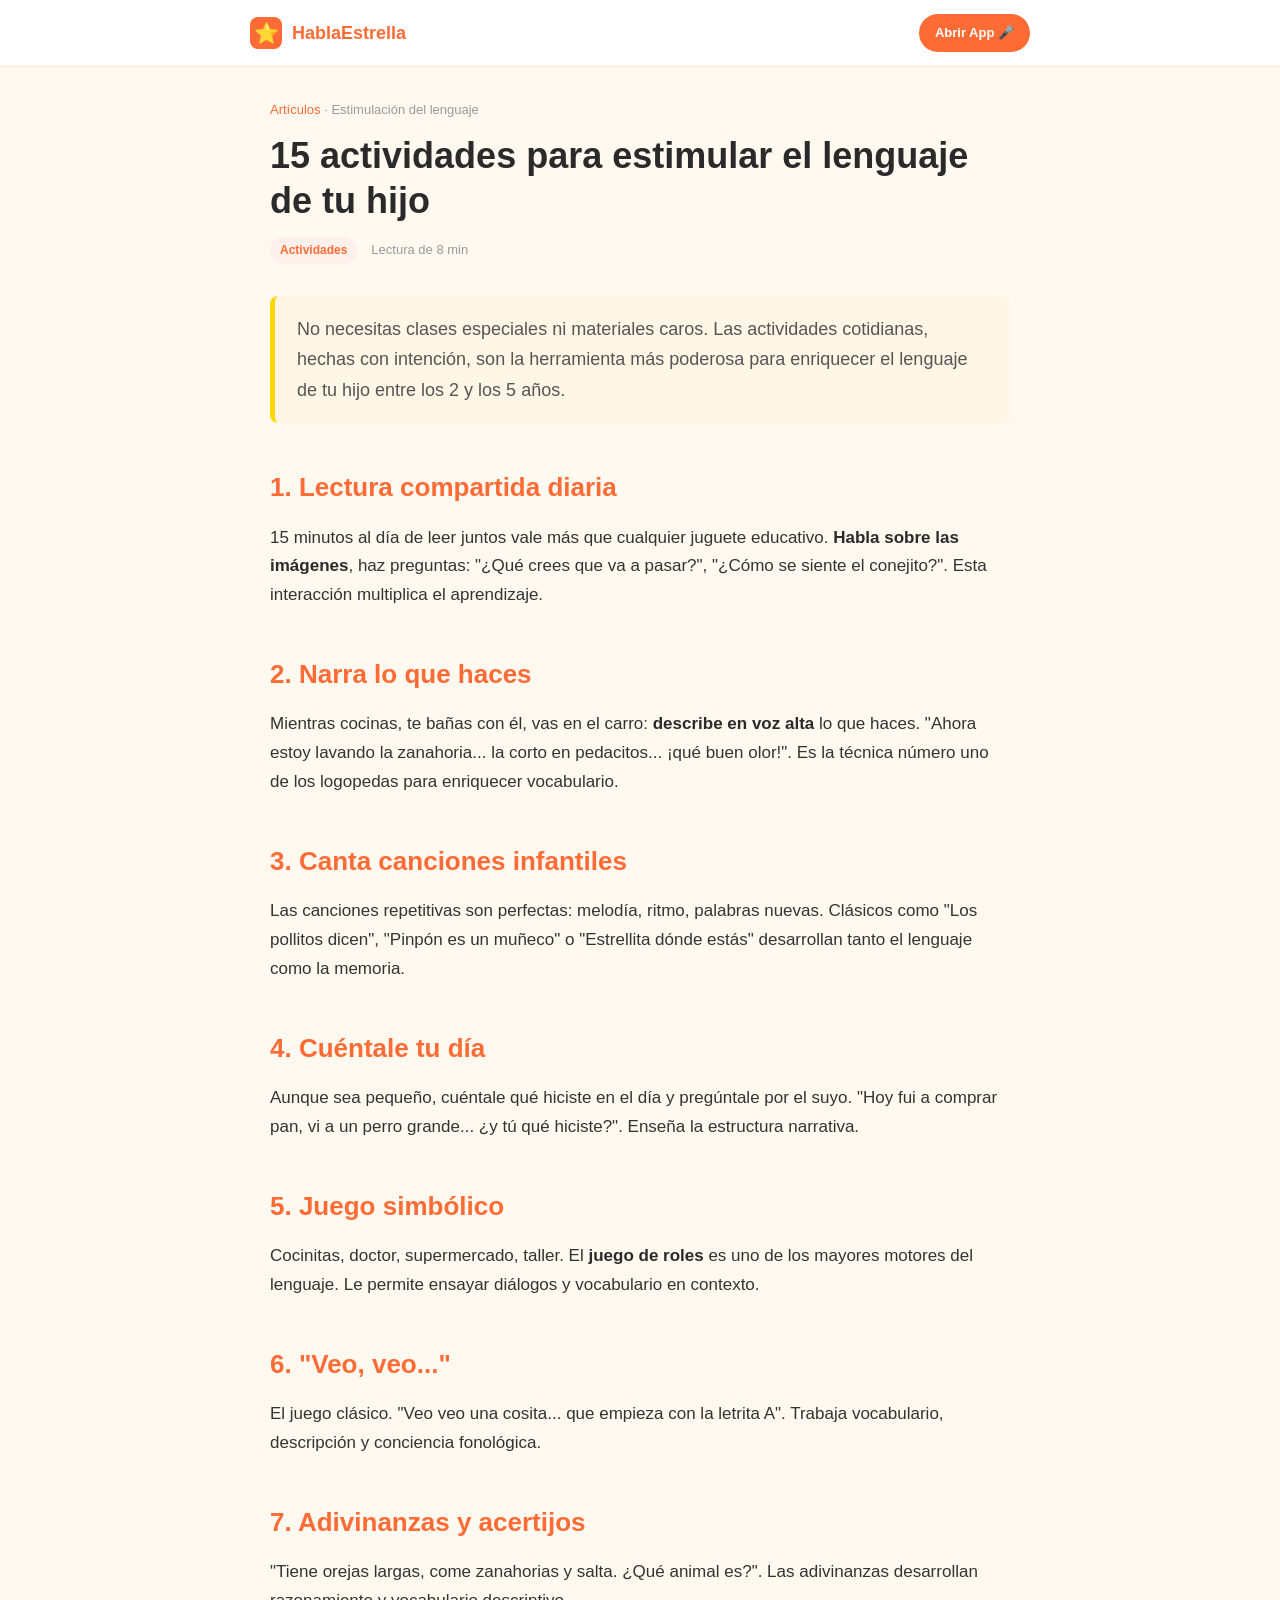
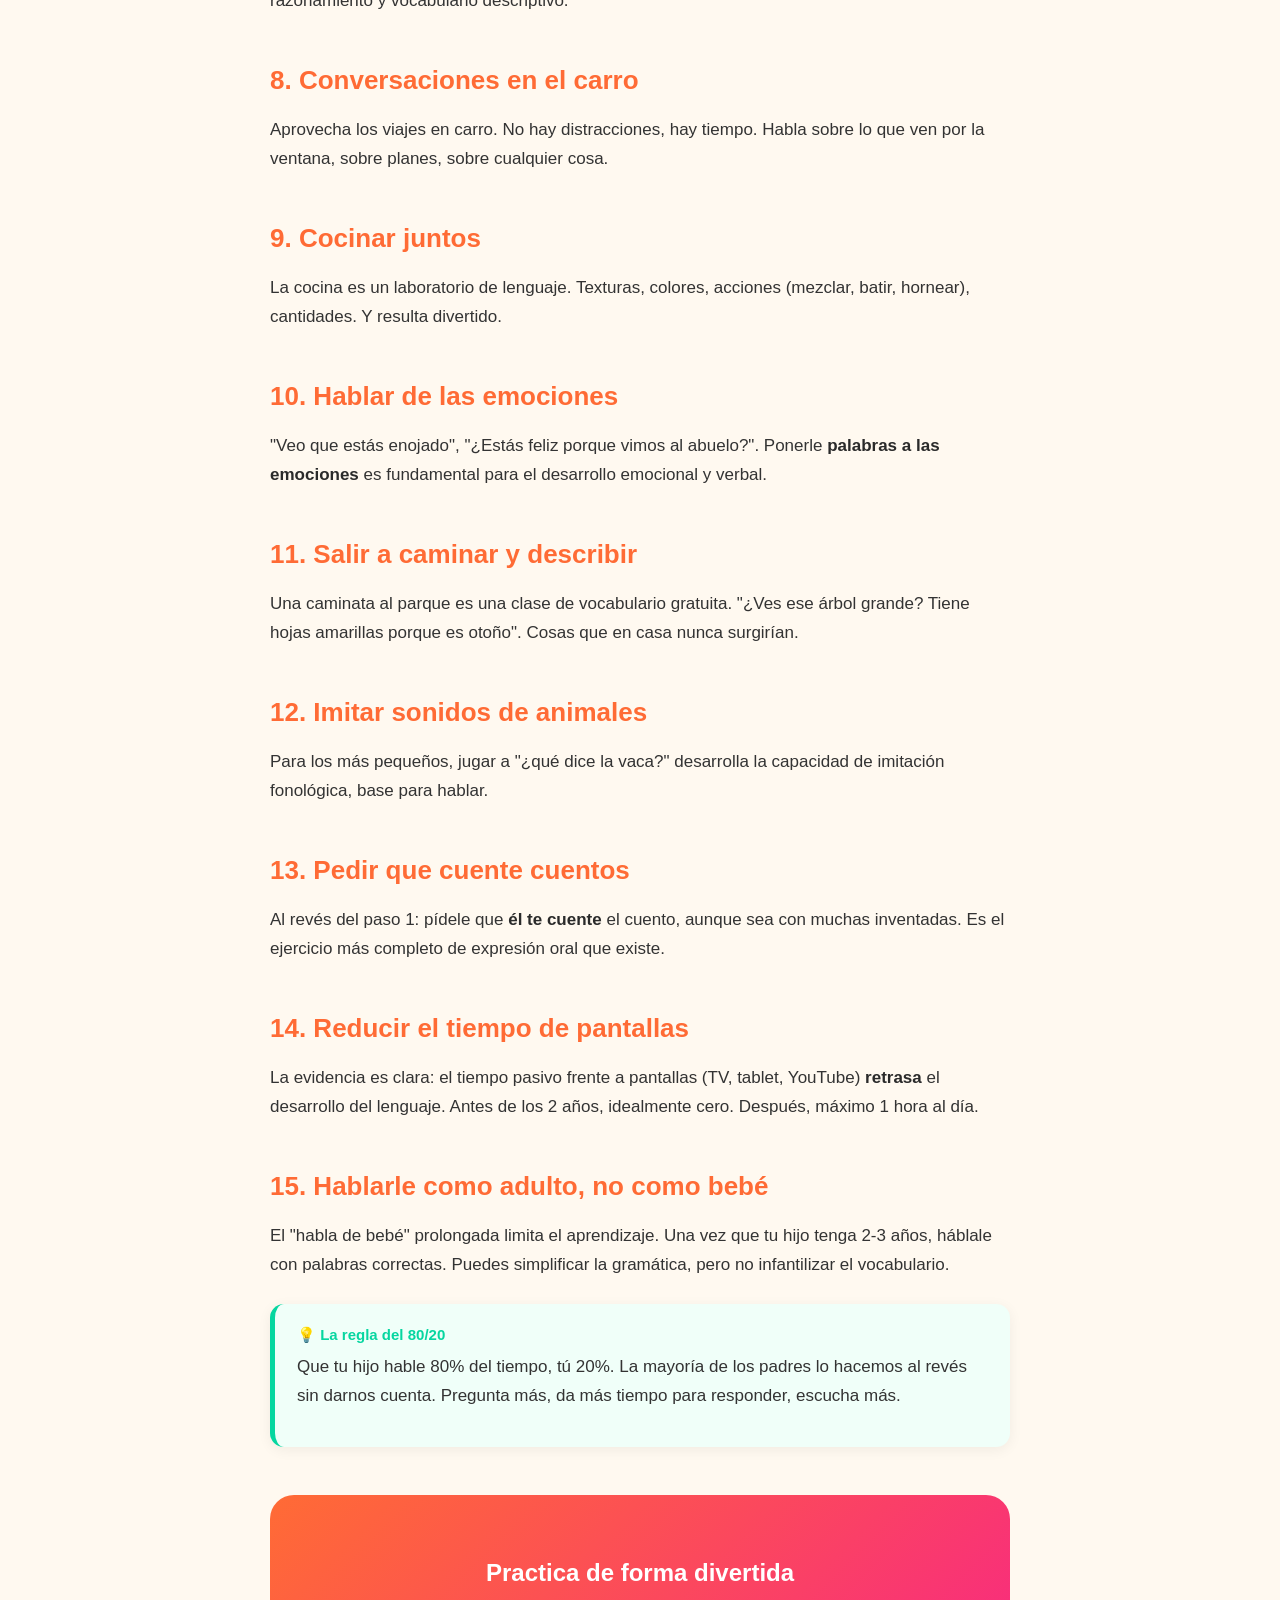
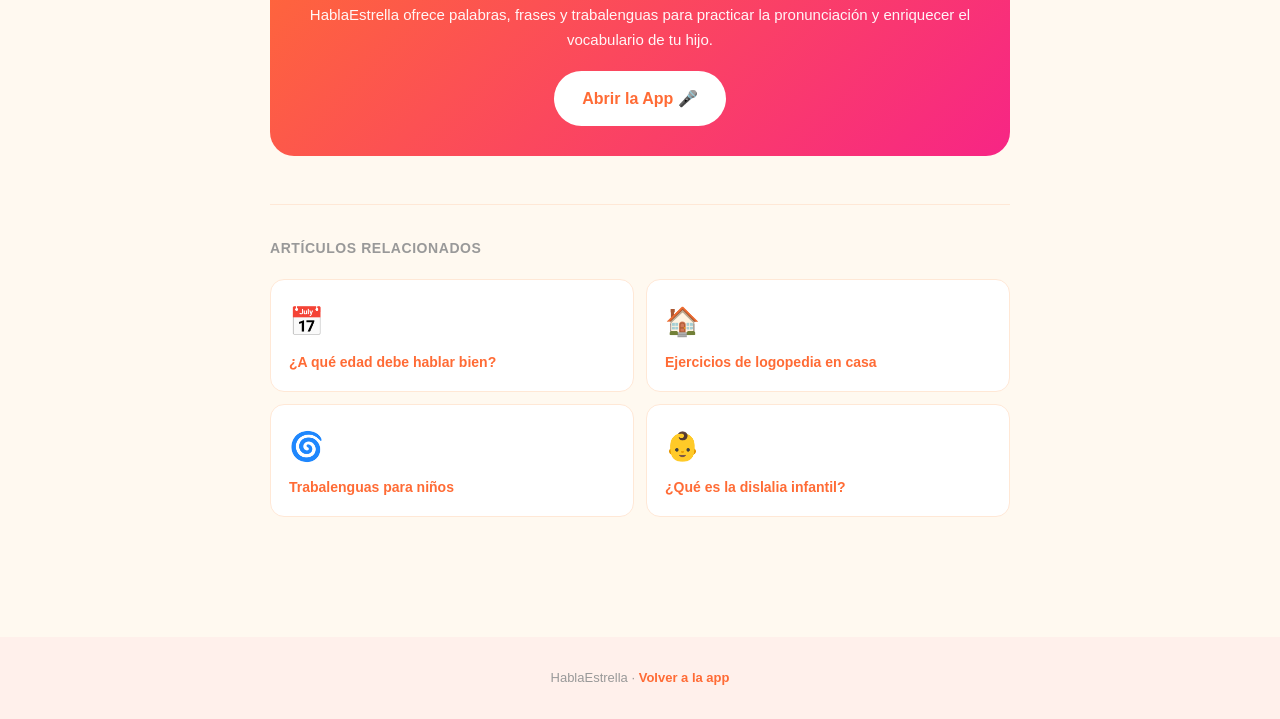
<file: estimular-lenguaje-2-5.html>
<!DOCTYPE html>
<html lang="es">
<head>
<meta charset="UTF-8">
<meta name="viewport" content="width=device-width,initial-scale=1">
<title>Cómo Estimular el Lenguaje en Niños de 2 a 5 años: 15 Actividades</title>
<meta name="description" content="15 actividades cotidianas comprobadas para enriquecer el vocabulario y mejorar la expresión oral de tu hijo. Estimulación del lenguaje sin clases.">
<meta name="keywords" content="estimular lenguaje niños, vocabulario infantil, actividades habla, desarrollo del lenguaje 2 a 5 años">
<link rel="canonical" href="/articulos/estimular-lenguaje-2-5.html">
<link rel="stylesheet" href="style.css">
<link rel="icon" href="../icon.png">
</head>
<body>
<nav class="top-nav"><div class="top-nav-inner"><a href="../" class="brand"><span class="brand-icon">⭐</span><span>HablaEstrella</span></a><a href="../" class="cta-btn">Abrir App 🎤</a></div></nav>
<div class="container">
<article>
<header class="article-header">
<div class="breadcrumb"><a href="./">Artículos</a> · Estimulación del lenguaje</div>
<h1>15 actividades para estimular el lenguaje de tu hijo</h1>
<div class="meta"><span class="meta-tag">Actividades</span><span>Lectura de 8 min</span></div>
</header>

<p class="lede">No necesitas clases especiales ni materiales caros. Las actividades cotidianas, hechas con intención, son la herramienta más poderosa para enriquecer el lenguaje de tu hijo entre los 2 y los 5 años.</p>

<div class="article-body">

<h2>1. Lectura compartida diaria</h2>
<p>15 minutos al día de leer juntos vale más que cualquier juguete educativo. <strong>Habla sobre las imágenes</strong>, haz preguntas: "¿Qué crees que va a pasar?", "¿Cómo se siente el conejito?". Esta interacción multiplica el aprendizaje.</p>

<h2>2. Narra lo que haces</h2>
<p>Mientras cocinas, te bañas con él, vas en el carro: <strong>describe en voz alta</strong> lo que haces. "Ahora estoy lavando la zanahoria... la corto en pedacitos... ¡qué buen olor!". Es la técnica número uno de los logopedas para enriquecer vocabulario.</p>

<h2>3. Canta canciones infantiles</h2>
<p>Las canciones repetitivas son perfectas: melodía, ritmo, palabras nuevas. Clásicos como "Los pollitos dicen", "Pinpón es un muñeco" o "Estrellita dónde estás" desarrollan tanto el lenguaje como la memoria.</p>

<h2>4. Cuéntale tu día</h2>
<p>Aunque sea pequeño, cuéntale qué hiciste en el día y pregúntale por el suyo. "Hoy fui a comprar pan, vi a un perro grande... ¿y tú qué hiciste?". Enseña la estructura narrativa.</p>

<h2>5. Juego simbólico</h2>
<p>Cocinitas, doctor, supermercado, taller. El <strong>juego de roles</strong> es uno de los mayores motores del lenguaje. Le permite ensayar diálogos y vocabulario en contexto.</p>

<h2>6. "Veo, veo..."</h2>
<p>El juego clásico. "Veo veo una cosita... que empieza con la letrita A". Trabaja vocabulario, descripción y conciencia fonológica.</p>

<h2>7. Adivinanzas y acertijos</h2>
<p>"Tiene orejas largas, come zanahorias y salta. ¿Qué animal es?". Las adivinanzas desarrollan razonamiento y vocabulario descriptivo.</p>

<h2>8. Conversaciones en el carro</h2>
<p>Aprovecha los viajes en carro. No hay distracciones, hay tiempo. Habla sobre lo que ven por la ventana, sobre planes, sobre cualquier cosa.</p>

<h2>9. Cocinar juntos</h2>
<p>La cocina es un laboratorio de lenguaje. Texturas, colores, acciones (mezclar, batir, hornear), cantidades. Y resulta divertido.</p>

<h2>10. Hablar de las emociones</h2>
<p>"Veo que estás enojado", "¿Estás feliz porque vimos al abuelo?". Ponerle <strong>palabras a las emociones</strong> es fundamental para el desarrollo emocional y verbal.</p>

<h2>11. Salir a caminar y describir</h2>
<p>Una caminata al parque es una clase de vocabulario gratuita. "¿Ves ese árbol grande? Tiene hojas amarillas porque es otoño". Cosas que en casa nunca surgirían.</p>

<h2>12. Imitar sonidos de animales</h2>
<p>Para los más pequeños, jugar a "¿qué dice la vaca?" desarrolla la capacidad de imitación fonológica, base para hablar.</p>

<h2>13. Pedir que cuente cuentos</h2>
<p>Al revés del paso 1: pídele que <strong>él te cuente</strong> el cuento, aunque sea con muchas inventadas. Es el ejercicio más completo de expresión oral que existe.</p>

<h2>14. Reducir el tiempo de pantallas</h2>
<p>La evidencia es clara: el tiempo pasivo frente a pantallas (TV, tablet, YouTube) <strong>retrasa</strong> el desarrollo del lenguaje. Antes de los 2 años, idealmente cero. Después, máximo 1 hora al día.</p>

<h2>15. Hablarle como adulto, no como bebé</h2>
<p>El "habla de bebé" prolongada limita el aprendizaje. Una vez que tu hijo tenga 2-3 años, háblale con palabras correctas. Puedes simplificar la gramática, pero no infantilizar el vocabulario.</p>

<div class="callout tip">
<div class="callout-title">💡 La regla del 80/20</div>
<p>Que tu hijo hable 80% del tiempo, tú 20%. La mayoría de los padres lo hacemos al revés sin darnos cuenta. Pregunta más, da más tiempo para responder, escucha más.</p>
</div>

<div class="cta-card">
<h3>Practica de forma divertida</h3>
<p>HablaEstrella ofrece palabras, frases y trabalenguas para practicar la pronunciación y enriquecer el vocabulario de tu hijo.</p>
<a href="../" class="cta-card-btn">Abrir la App 🎤</a>
</div>

<div class="related"><div class="related-title">ARTÍCULOS RELACIONADOS</div><div class="related-grid">
<a class="related-card" href="edad-hablar-bien.html"><div class="related-card-emoji">📅</div><div class="related-card-title">¿A qué edad debe hablar bien?</div></a>
<a class="related-card" href="ejercicios-logopedia-casa.html"><div class="related-card-emoji">🏠</div><div class="related-card-title">Ejercicios de logopedia en casa</div></a>
<a class="related-card" href="trabalenguas-ninos.html"><div class="related-card-emoji">🌀</div><div class="related-card-title">Trabalenguas para niños</div></a>
<a class="related-card" href="dislalia-infantil.html"><div class="related-card-emoji">👶</div><div class="related-card-title">¿Qué es la dislalia infantil?</div></a>
</div></div>

</div>
</article>
</div>
<footer class="site-footer"><p>HablaEstrella · <a href="../">Volver a la app</a></p></footer>
</body>
</html>
</file>
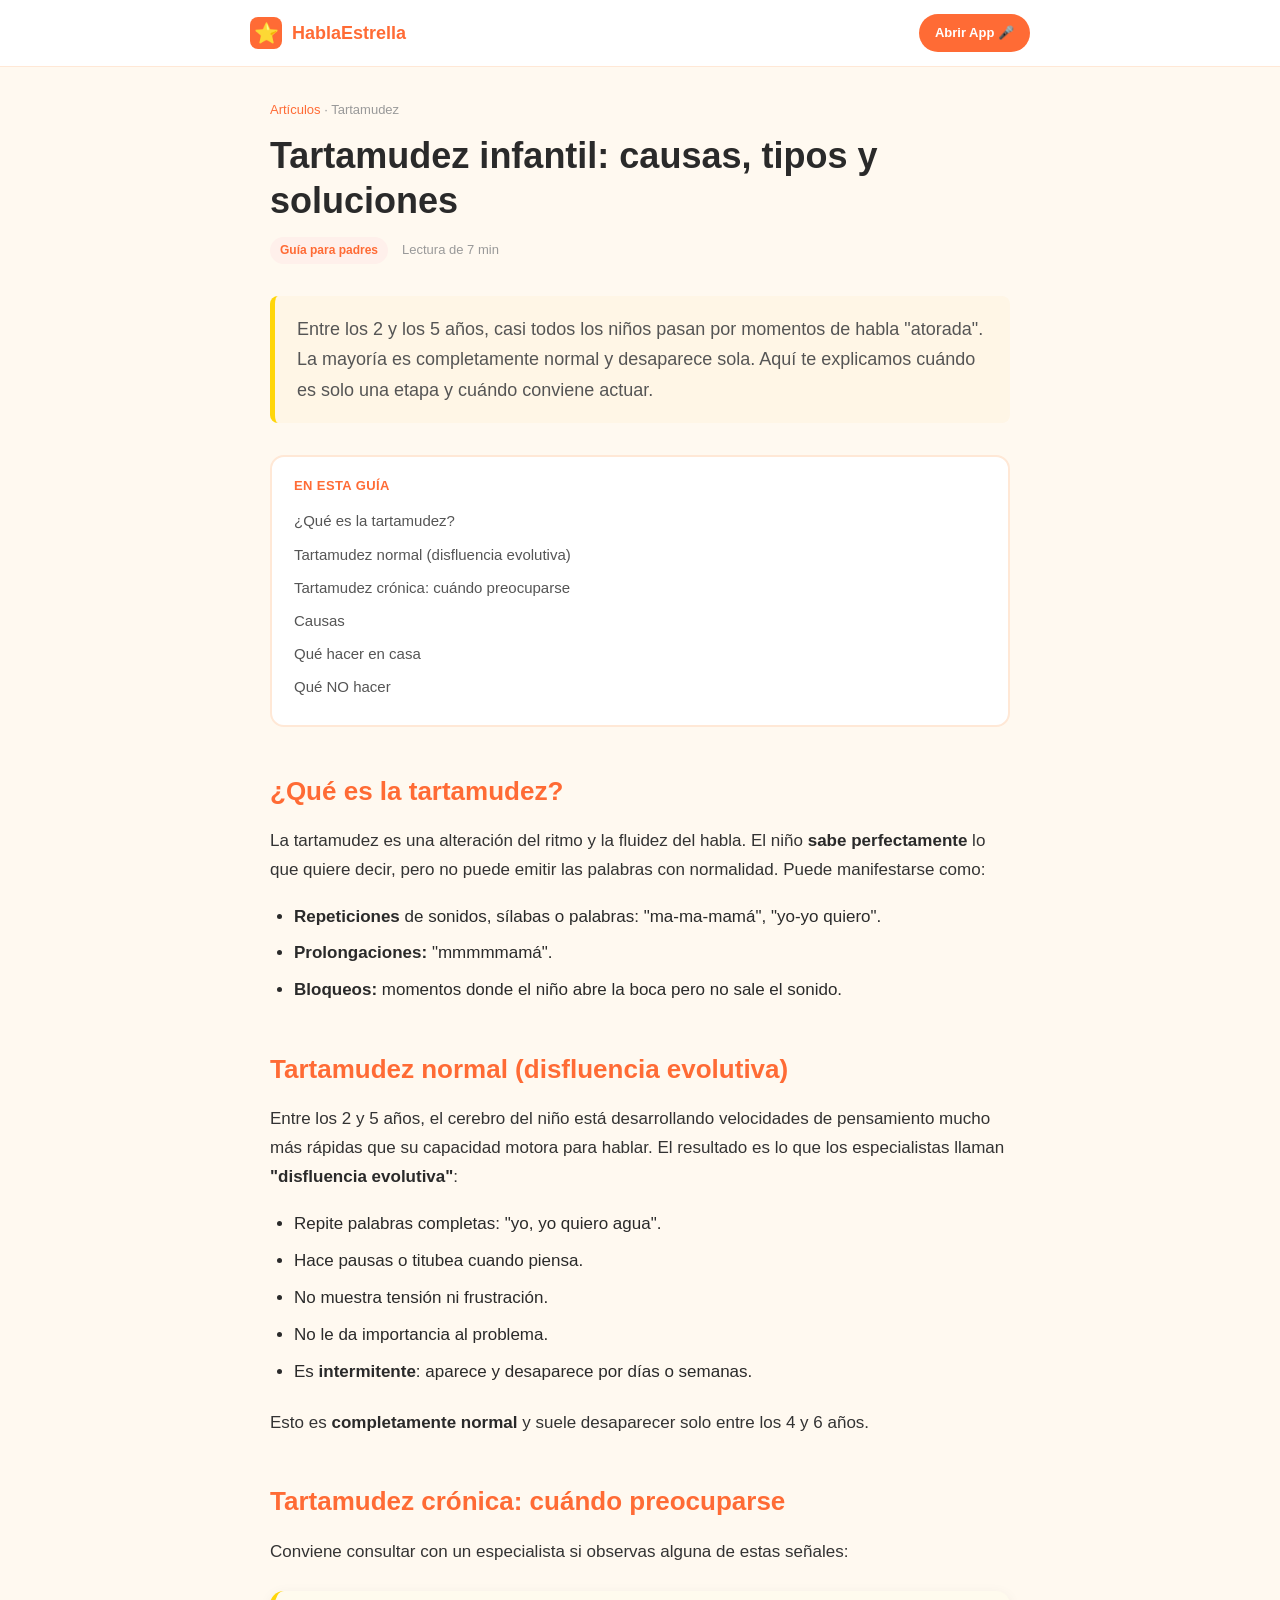
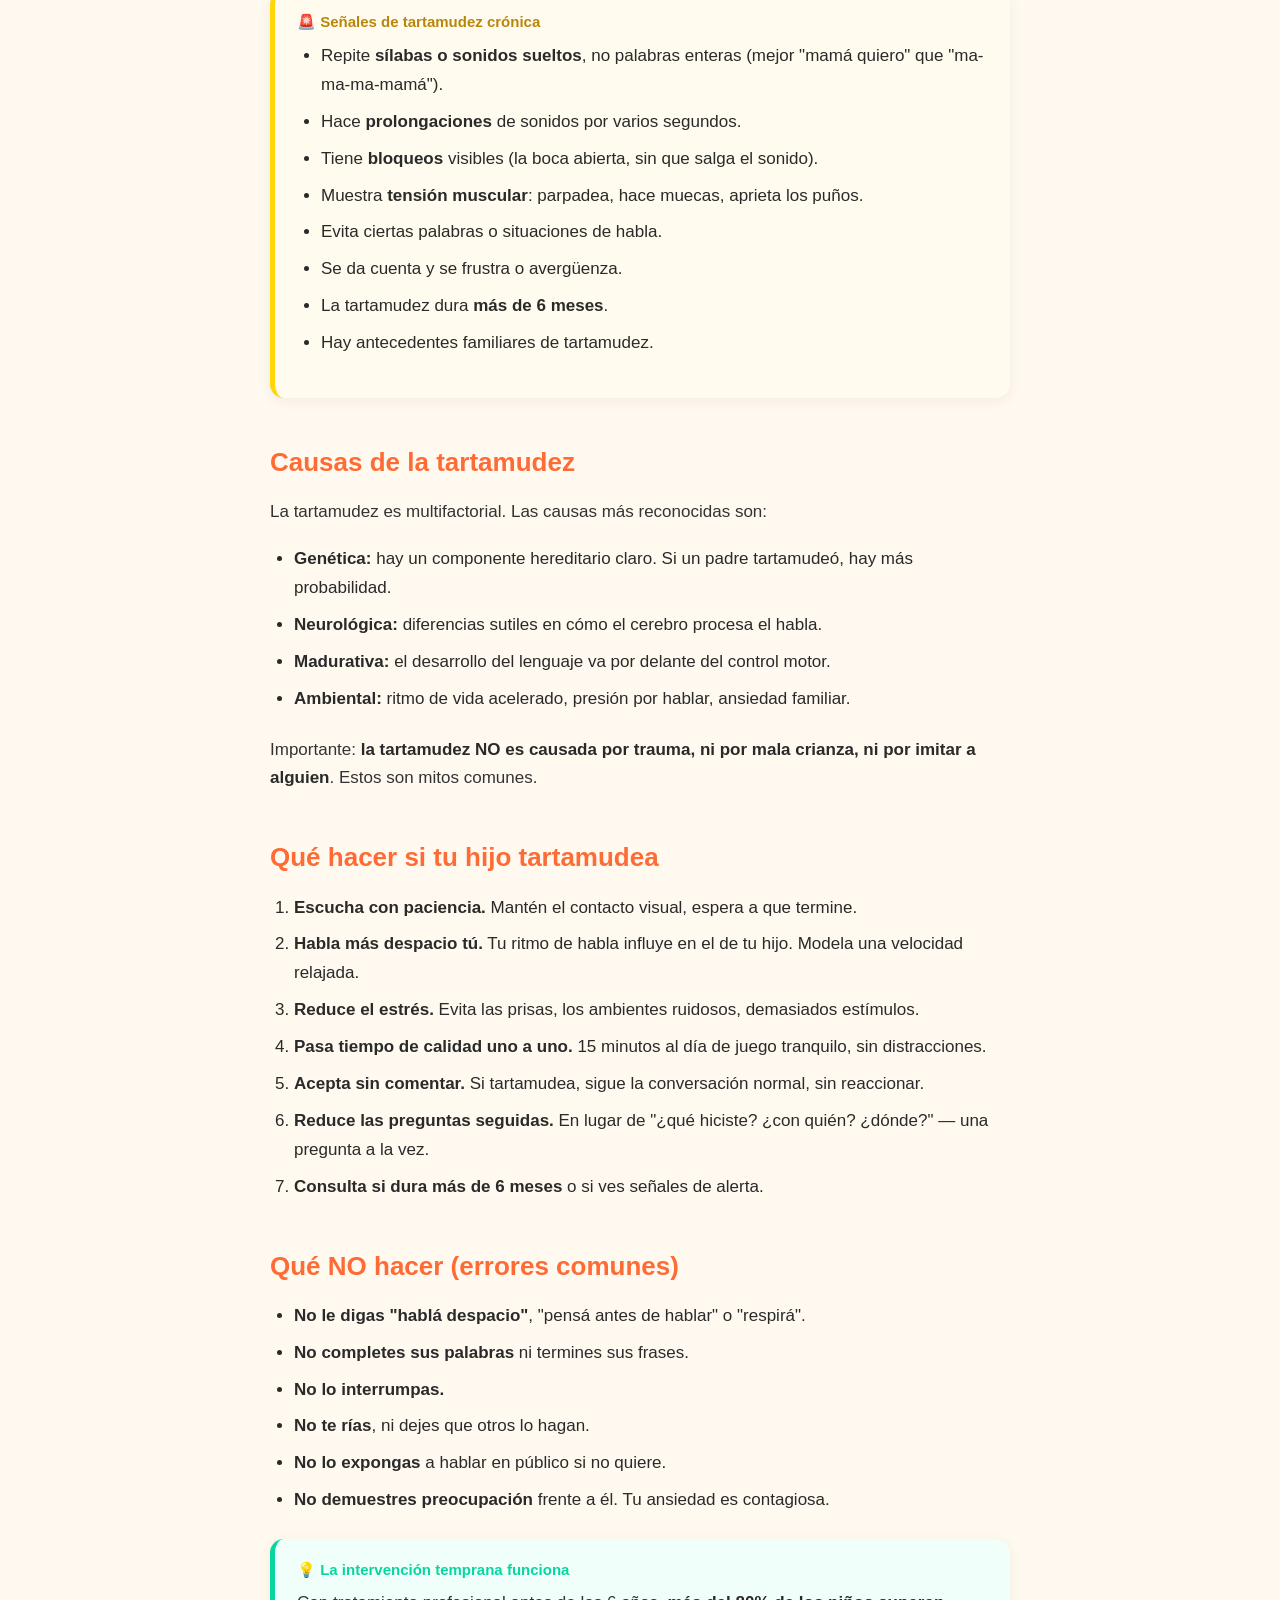
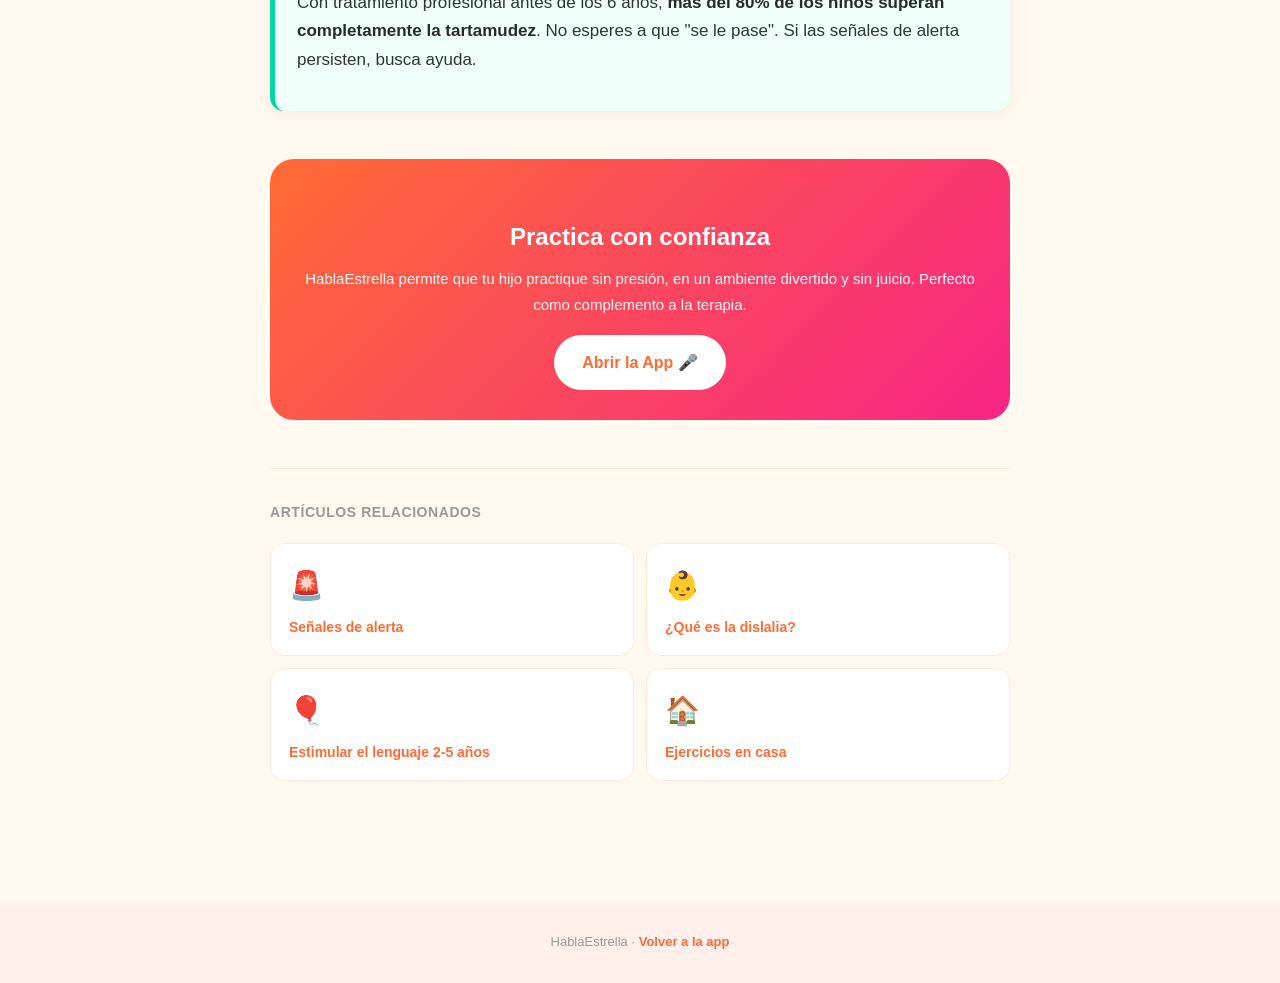
<file: tartamudez-infantil.html>
<!DOCTYPE html>
<html lang="es">
<head>
<meta charset="UTF-8">
<meta name="viewport" content="width=device-width,initial-scale=1">
<title>Tartamudez Infantil: Causas, Tipos y Qué Hacer (Guía 2026)</title>
<meta name="description" content="Guía para padres sobre la tartamudez en niños. Diferencia entre la disfluencia normal y la tartamudez real. Qué hacer y qué evitar.">
<meta name="keywords" content="tartamudez infantil, disfluencia, mi hijo tartamudea, tartamudez evolutiva">
<link rel="canonical" href="/articulos/tartamudez-infantil.html">
<link rel="stylesheet" href="style.css">
<link rel="icon" href="../icon.png">
</head>
<body>
<nav class="top-nav"><div class="top-nav-inner"><a href="../" class="brand"><span class="brand-icon">⭐</span><span>HablaEstrella</span></a><a href="../" class="cta-btn">Abrir App 🎤</a></div></nav>
<div class="container">
<article>
<header class="article-header">
<div class="breadcrumb"><a href="./">Artículos</a> · Tartamudez</div>
<h1>Tartamudez infantil: causas, tipos y soluciones</h1>
<div class="meta"><span class="meta-tag">Guía para padres</span><span>Lectura de 7 min</span></div>
</header>

<p class="lede">Entre los 2 y los 5 años, casi todos los niños pasan por momentos de habla "atorada". La mayoría es completamente normal y desaparece sola. Aquí te explicamos cuándo es solo una etapa y cuándo conviene actuar.</p>

<div class="toc"><div class="toc-title">EN ESTA GUÍA</div><ul>
<li><a href="#que-es">¿Qué es la tartamudez?</a></li>
<li><a href="#normal">Tartamudez normal (disfluencia evolutiva)</a></li>
<li><a href="#cronica">Tartamudez crónica: cuándo preocuparse</a></li>
<li><a href="#causas">Causas</a></li>
<li><a href="#que-hacer">Qué hacer en casa</a></li>
<li><a href="#que-no-hacer">Qué NO hacer</a></li>
</ul></div>

<div class="article-body">

<h2 id="que-es">¿Qué es la tartamudez?</h2>
<p>La tartamudez es una alteración del ritmo y la fluidez del habla. El niño <strong>sabe perfectamente</strong> lo que quiere decir, pero no puede emitir las palabras con normalidad. Puede manifestarse como:</p>
<ul>
<li><strong>Repeticiones</strong> de sonidos, sílabas o palabras: "ma-ma-mamá", "yo-yo quiero".</li>
<li><strong>Prolongaciones:</strong> "mmmmmamá".</li>
<li><strong>Bloqueos:</strong> momentos donde el niño abre la boca pero no sale el sonido.</li>
</ul>

<h2 id="normal">Tartamudez normal (disfluencia evolutiva)</h2>
<p>Entre los 2 y 5 años, el cerebro del niño está desarrollando velocidades de pensamiento mucho más rápidas que su capacidad motora para hablar. El resultado es lo que los especialistas llaman <strong>"disfluencia evolutiva"</strong>:</p>
<ul>
<li>Repite palabras completas: "yo, yo quiero agua".</li>
<li>Hace pausas o titubea cuando piensa.</li>
<li>No muestra tensión ni frustración.</li>
<li>No le da importancia al problema.</li>
<li>Es <strong>intermitente</strong>: aparece y desaparece por días o semanas.</li>
</ul>
<p>Esto es <strong>completamente normal</strong> y suele desaparecer solo entre los 4 y 6 años.</p>

<h2 id="cronica">Tartamudez crónica: cuándo preocuparse</h2>
<p>Conviene consultar con un especialista si observas alguna de estas señales:</p>

<div class="callout warn">
<div class="callout-title">🚨 Señales de tartamudez crónica</div>
<ul style="margin-top:8px">
<li>Repite <strong>sílabas o sonidos sueltos</strong>, no palabras enteras (mejor "mamá quiero" que "ma-ma-ma-mamá").</li>
<li>Hace <strong>prolongaciones</strong> de sonidos por varios segundos.</li>
<li>Tiene <strong>bloqueos</strong> visibles (la boca abierta, sin que salga el sonido).</li>
<li>Muestra <strong>tensión muscular</strong>: parpadea, hace muecas, aprieta los puños.</li>
<li>Evita ciertas palabras o situaciones de habla.</li>
<li>Se da cuenta y se frustra o avergüenza.</li>
<li>La tartamudez dura <strong>más de 6 meses</strong>.</li>
<li>Hay antecedentes familiares de tartamudez.</li>
</ul>
</div>

<h2 id="causas">Causas de la tartamudez</h2>
<p>La tartamudez es multifactorial. Las causas más reconocidas son:</p>
<ul>
<li><strong>Genética:</strong> hay un componente hereditario claro. Si un padre tartamudeó, hay más probabilidad.</li>
<li><strong>Neurológica:</strong> diferencias sutiles en cómo el cerebro procesa el habla.</li>
<li><strong>Madurativa:</strong> el desarrollo del lenguaje va por delante del control motor.</li>
<li><strong>Ambiental:</strong> ritmo de vida acelerado, presión por hablar, ansiedad familiar.</li>
</ul>
<p>Importante: <strong>la tartamudez NO es causada por trauma, ni por mala crianza, ni por imitar a alguien</strong>. Estos son mitos comunes.</p>

<h2 id="que-hacer">Qué hacer si tu hijo tartamudea</h2>
<ol>
<li><strong>Escucha con paciencia.</strong> Mantén el contacto visual, espera a que termine.</li>
<li><strong>Habla más despacio tú.</strong> Tu ritmo de habla influye en el de tu hijo. Modela una velocidad relajada.</li>
<li><strong>Reduce el estrés.</strong> Evita las prisas, los ambientes ruidosos, demasiados estímulos.</li>
<li><strong>Pasa tiempo de calidad uno a uno.</strong> 15 minutos al día de juego tranquilo, sin distracciones.</li>
<li><strong>Acepta sin comentar.</strong> Si tartamudea, sigue la conversación normal, sin reaccionar.</li>
<li><strong>Reduce las preguntas seguidas.</strong> En lugar de "¿qué hiciste? ¿con quién? ¿dónde?" — una pregunta a la vez.</li>
<li><strong>Consulta si dura más de 6 meses</strong> o si ves señales de alerta.</li>
</ol>

<h2 id="que-no-hacer">Qué NO hacer (errores comunes)</h2>
<ul>
<li><strong>No le digas "hablá despacio"</strong>, "pensá antes de hablar" o "respirá".</li>
<li><strong>No completes sus palabras</strong> ni termines sus frases.</li>
<li><strong>No lo interrumpas.</strong></li>
<li><strong>No te rías</strong>, ni dejes que otros lo hagan.</li>
<li><strong>No lo expongas</strong> a hablar en público si no quiere.</li>
<li><strong>No demuestres preocupación</strong> frente a él. Tu ansiedad es contagiosa.</li>
</ul>

<div class="callout tip">
<div class="callout-title">💡 La intervención temprana funciona</div>
<p>Con tratamiento profesional antes de los 6 años, <strong>más del 80% de los niños superan completamente la tartamudez</strong>. No esperes a que "se le pase". Si las señales de alerta persisten, busca ayuda.</p>
</div>

<div class="cta-card">
<h3>Practica con confianza</h3>
<p>HablaEstrella permite que tu hijo practique sin presión, en un ambiente divertido y sin juicio. Perfecto como complemento a la terapia.</p>
<a href="../" class="cta-card-btn">Abrir la App 🎤</a>
</div>

<div class="related"><div class="related-title">ARTÍCULOS RELACIONADOS</div><div class="related-grid">
<a class="related-card" href="cuando-preocuparse-habla.html"><div class="related-card-emoji">🚨</div><div class="related-card-title">Señales de alerta</div></a>
<a class="related-card" href="dislalia-infantil.html"><div class="related-card-emoji">👶</div><div class="related-card-title">¿Qué es la dislalia?</div></a>
<a class="related-card" href="estimular-lenguaje-2-5.html"><div class="related-card-emoji">🎈</div><div class="related-card-title">Estimular el lenguaje 2-5 años</div></a>
<a class="related-card" href="ejercicios-logopedia-casa.html"><div class="related-card-emoji">🏠</div><div class="related-card-title">Ejercicios en casa</div></a>
</div></div>

</div>
</article>
</div>
<footer class="site-footer"><p>HablaEstrella · <a href="../">Volver a la app</a></p></footer>
</body>
</html>
</file>
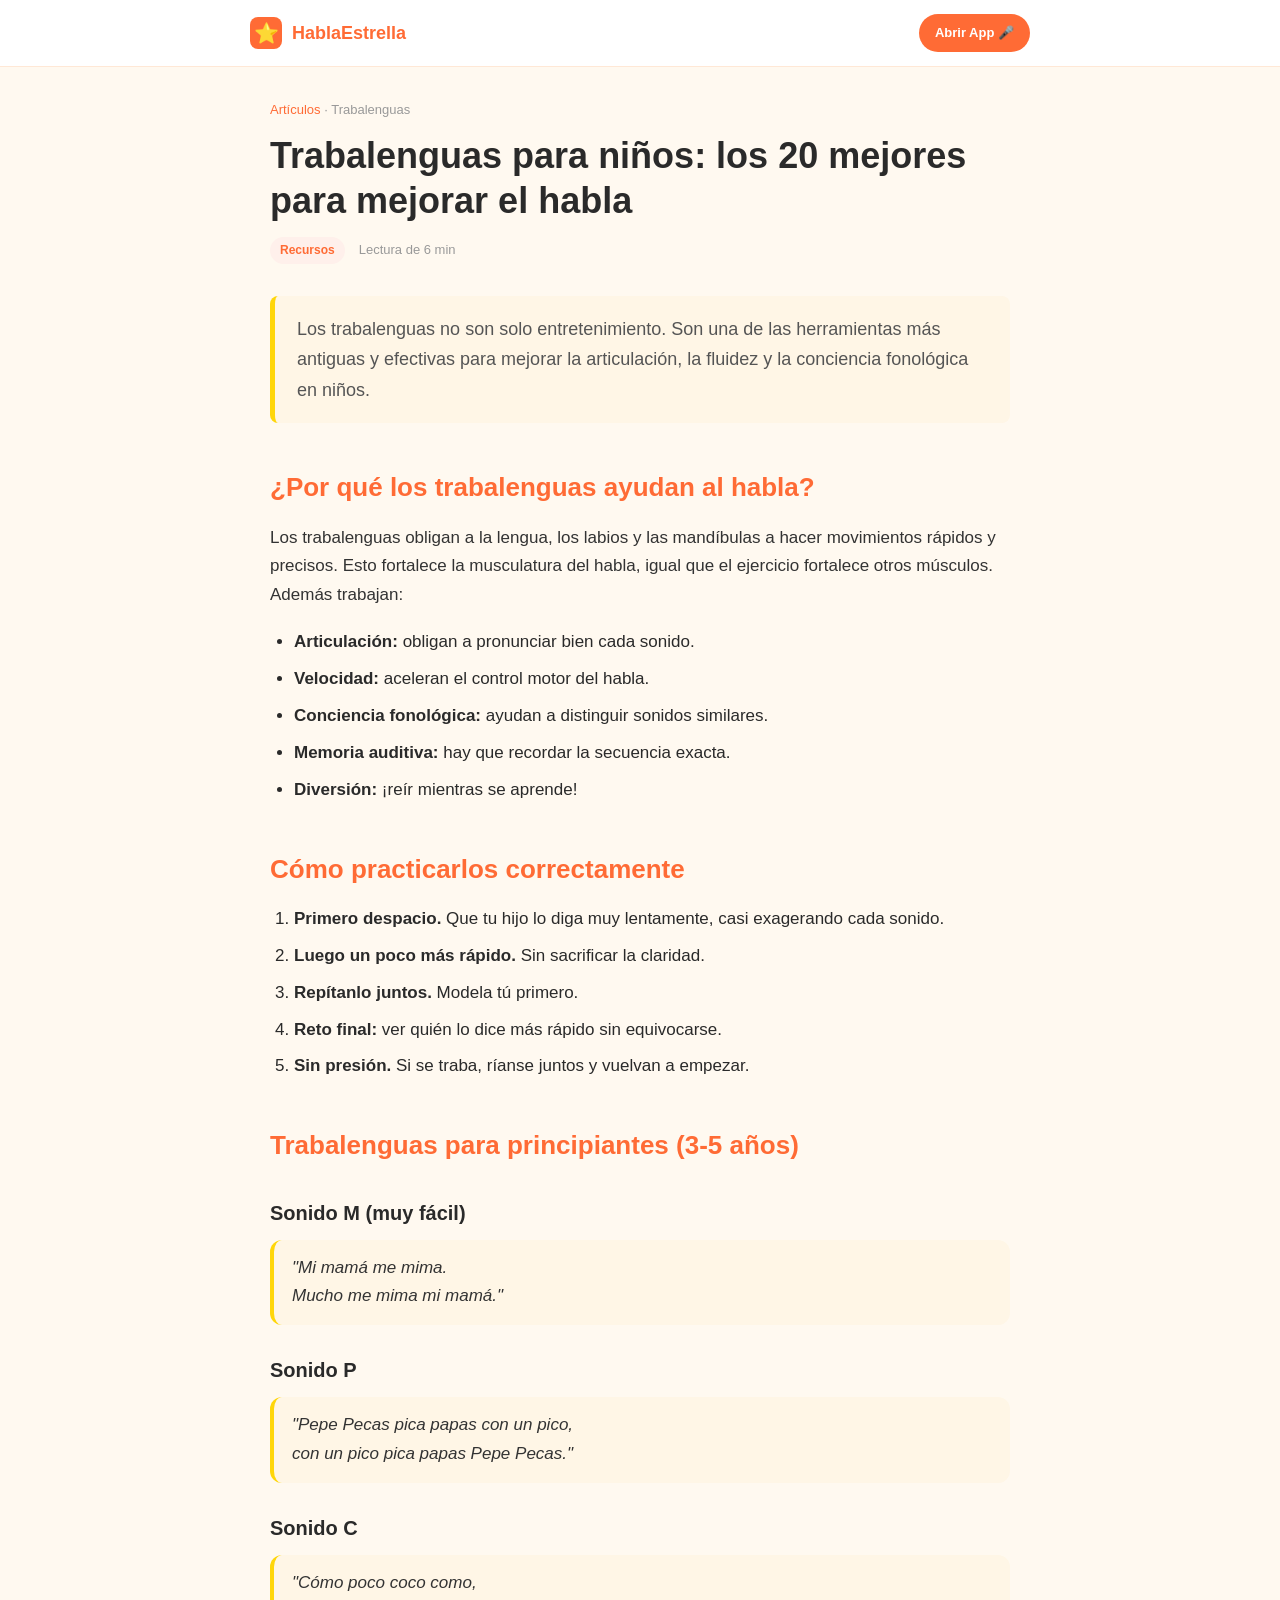
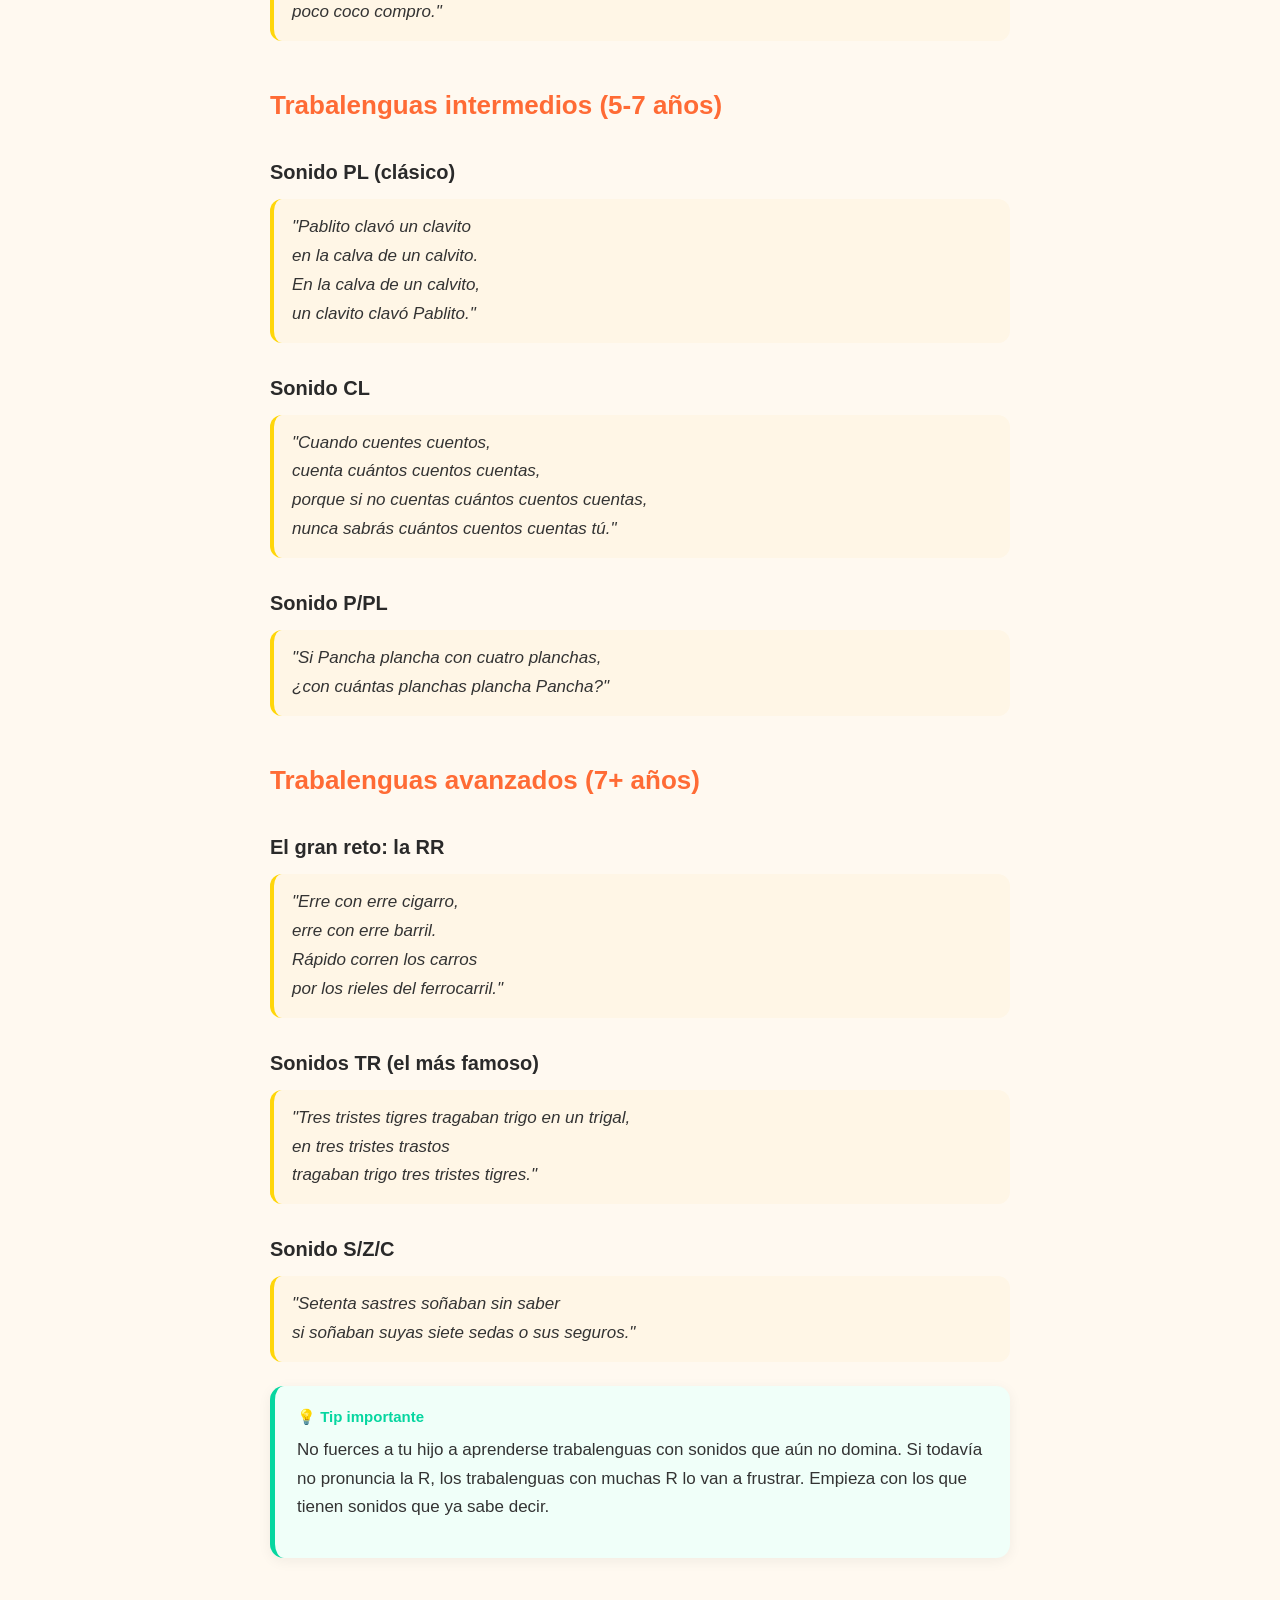
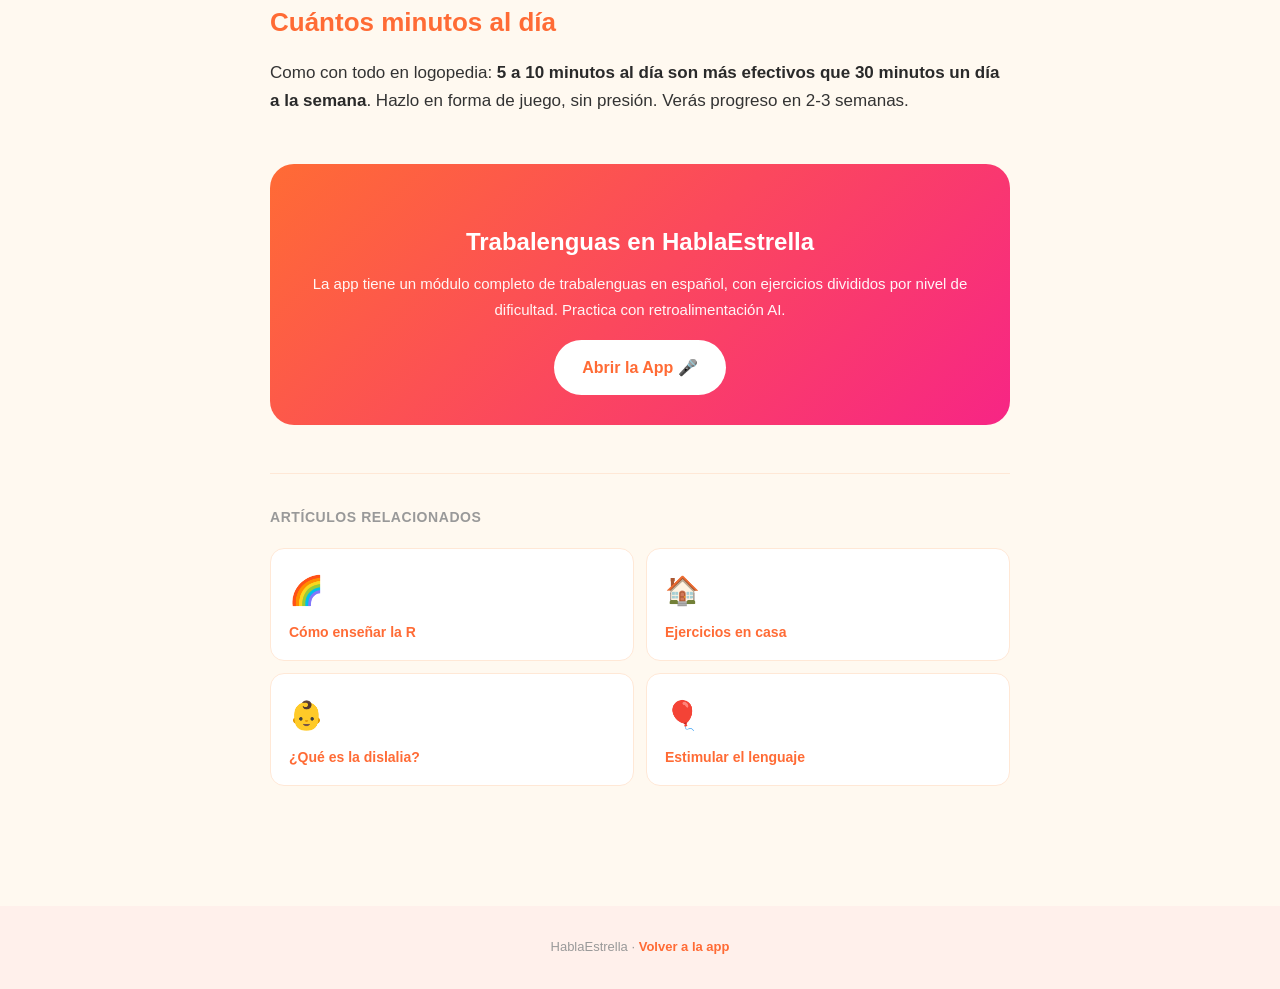
<file: trabalenguas-ninos.html>
<!DOCTYPE html>
<html lang="es">
<head>
<meta charset="UTF-8">
<meta name="viewport" content="width=device-width,initial-scale=1">
<title>Trabalenguas para Niños: Mejores 20 para Practicar el Habla</title>
<meta name="description" content="Los mejores trabalenguas en español para niños, clasificados por sonido y dificultad. Aprende cómo usarlos correctamente para mejorar la pronunciación.">
<meta name="keywords" content="trabalenguas niños, trabalenguas para mejorar habla, trabalenguas r, trabalenguas español">
<link rel="canonical" href="/articulos/trabalenguas-ninos.html">
<link rel="stylesheet" href="style.css">
<link rel="icon" href="../icon.png">
</head>
<body>
<nav class="top-nav"><div class="top-nav-inner"><a href="../" class="brand"><span class="brand-icon">⭐</span><span>HablaEstrella</span></a><a href="../" class="cta-btn">Abrir App 🎤</a></div></nav>
<div class="container">
<article>
<header class="article-header">
<div class="breadcrumb"><a href="./">Artículos</a> · Trabalenguas</div>
<h1>Trabalenguas para niños: los 20 mejores para mejorar el habla</h1>
<div class="meta"><span class="meta-tag">Recursos</span><span>Lectura de 6 min</span></div>
</header>

<p class="lede">Los trabalenguas no son solo entretenimiento. Son una de las herramientas más antiguas y efectivas para mejorar la articulación, la fluidez y la conciencia fonológica en niños.</p>

<div class="article-body">

<h2>¿Por qué los trabalenguas ayudan al habla?</h2>
<p>Los trabalenguas obligan a la lengua, los labios y las mandíbulas a hacer movimientos rápidos y precisos. Esto fortalece la musculatura del habla, igual que el ejercicio fortalece otros músculos. Además trabajan:</p>
<ul>
<li><strong>Articulación:</strong> obligan a pronunciar bien cada sonido.</li>
<li><strong>Velocidad:</strong> aceleran el control motor del habla.</li>
<li><strong>Conciencia fonológica:</strong> ayudan a distinguir sonidos similares.</li>
<li><strong>Memoria auditiva:</strong> hay que recordar la secuencia exacta.</li>
<li><strong>Diversión:</strong> ¡reír mientras se aprende!</li>
</ul>

<h2>Cómo practicarlos correctamente</h2>
<ol>
<li><strong>Primero despacio.</strong> Que tu hijo lo diga muy lentamente, casi exagerando cada sonido.</li>
<li><strong>Luego un poco más rápido.</strong> Sin sacrificar la claridad.</li>
<li><strong>Repítanlo juntos.</strong> Modela tú primero.</li>
<li><strong>Reto final:</strong> ver quién lo dice más rápido sin equivocarse.</li>
<li><strong>Sin presión.</strong> Si se traba, ríanse juntos y vuelvan a empezar.</li>
</ol>

<h2>Trabalenguas para principiantes (3-5 años)</h2>

<h3>Sonido M (muy fácil)</h3>
<p style="font-style:italic;background:#FFF6E6;padding:14px 18px;border-radius:12px;border-left:4px solid #FFD60A">"Mi mamá me mima.<br>Mucho me mima mi mamá."</p>

<h3>Sonido P</h3>
<p style="font-style:italic;background:#FFF6E6;padding:14px 18px;border-radius:12px;border-left:4px solid #FFD60A">"Pepe Pecas pica papas con un pico,<br>con un pico pica papas Pepe Pecas."</p>

<h3>Sonido C</h3>
<p style="font-style:italic;background:#FFF6E6;padding:14px 18px;border-radius:12px;border-left:4px solid #FFD60A">"Cómo poco coco como,<br>poco coco compro."</p>

<h2>Trabalenguas intermedios (5-7 años)</h2>

<h3>Sonido PL (clásico)</h3>
<p style="font-style:italic;background:#FFF6E6;padding:14px 18px;border-radius:12px;border-left:4px solid #FFD60A">"Pablito clavó un clavito<br>en la calva de un calvito.<br>En la calva de un calvito,<br>un clavito clavó Pablito."</p>

<h3>Sonido CL</h3>
<p style="font-style:italic;background:#FFF6E6;padding:14px 18px;border-radius:12px;border-left:4px solid #FFD60A">"Cuando cuentes cuentos,<br>cuenta cuántos cuentos cuentas,<br>porque si no cuentas cuántos cuentos cuentas,<br>nunca sabrás cuántos cuentos cuentas tú."</p>

<h3>Sonido P/PL</h3>
<p style="font-style:italic;background:#FFF6E6;padding:14px 18px;border-radius:12px;border-left:4px solid #FFD60A">"Si Pancha plancha con cuatro planchas,<br>¿con cuántas planchas plancha Pancha?"</p>

<h2>Trabalenguas avanzados (7+ años)</h2>

<h3>El gran reto: la RR</h3>
<p style="font-style:italic;background:#FFF6E6;padding:14px 18px;border-radius:12px;border-left:4px solid #FFD60A">"Erre con erre cigarro,<br>erre con erre barril.<br>Rápido corren los carros<br>por los rieles del ferrocarril."</p>

<h3>Sonidos TR (el más famoso)</h3>
<p style="font-style:italic;background:#FFF6E6;padding:14px 18px;border-radius:12px;border-left:4px solid #FFD60A">"Tres tristes tigres tragaban trigo en un trigal,<br>en tres tristes trastos<br>tragaban trigo tres tristes tigres."</p>

<h3>Sonido S/Z/C</h3>
<p style="font-style:italic;background:#FFF6E6;padding:14px 18px;border-radius:12px;border-left:4px solid #FFD60A">"Setenta sastres soñaban sin saber<br>si soñaban suyas siete sedas o sus seguros."</p>

<div class="callout tip">
<div class="callout-title">💡 Tip importante</div>
<p>No fuerces a tu hijo a aprenderse trabalenguas con sonidos que aún no domina. Si todavía no pronuncia la R, los trabalenguas con muchas R lo van a frustrar. Empieza con los que tienen sonidos que ya sabe decir.</p>
</div>

<h2>Cuántos minutos al día</h2>
<p>Como con todo en logopedia: <strong>5 a 10 minutos al día son más efectivos que 30 minutos un día a la semana</strong>. Hazlo en forma de juego, sin presión. Verás progreso en 2-3 semanas.</p>

<div class="cta-card">
<h3>Trabalenguas en HablaEstrella</h3>
<p>La app tiene un módulo completo de trabalenguas en español, con ejercicios divididos por nivel de dificultad. Practica con retroalimentación AI.</p>
<a href="../" class="cta-card-btn">Abrir la App 🎤</a>
</div>

<div class="related"><div class="related-title">ARTÍCULOS RELACIONADOS</div><div class="related-grid">
<a class="related-card" href="ensenar-pronunciar-r.html"><div class="related-card-emoji">🌈</div><div class="related-card-title">Cómo enseñar la R</div></a>
<a class="related-card" href="ejercicios-logopedia-casa.html"><div class="related-card-emoji">🏠</div><div class="related-card-title">Ejercicios en casa</div></a>
<a class="related-card" href="dislalia-infantil.html"><div class="related-card-emoji">👶</div><div class="related-card-title">¿Qué es la dislalia?</div></a>
<a class="related-card" href="estimular-lenguaje-2-5.html"><div class="related-card-emoji">🎈</div><div class="related-card-title">Estimular el lenguaje</div></a>
</div></div>

</div>
</article>
</div>
<footer class="site-footer"><p>HablaEstrella · <a href="../">Volver a la app</a></p></footer>
</body>
</html>
</file>
<file: style.css>
*{box-sizing:border-box;margin:0;padding:0}
html,body{height:100%}
body{
  font-family:-apple-system,BlinkMacSystemFont,'Segoe UI',Roboto,sans-serif;
  background:#FFF9F0;
  color:#2A2A2A;
  -webkit-font-smoothing:antialiased;
  line-height:1.7;
}

/* Top nav */
.top-nav{
  background:#fff;
  border-bottom:1px solid #FFE8D6;
  padding:14px 20px;
  position:sticky;
  top:0;
  z-index:10;
}
.top-nav-inner{
  max-width:780px;
  margin:0 auto;
  display:flex;
  align-items:center;
  justify-content:space-between;
}
.brand{
  display:flex;
  align-items:center;
  gap:10px;
  text-decoration:none;
  color:#FF6B35;
  font-weight:900;
  font-size:18px;
}
.brand-icon{
  width:32px;
  height:32px;
  background:#FF6B35;
  border-radius:8px;
  display:flex;
  align-items:center;
  justify-content:center;
  color:#FFD60A;
  font-size:20px;
}
.cta-btn{
  background:#FF6B35;
  color:#fff;
  padding:8px 16px;
  border-radius:99px;
  font-size:13px;
  font-weight:800;
  text-decoration:none;
  transition:transform .1s;
}
.cta-btn:active{transform:scale(.95)}

/* Container */
.container{
  max-width:780px;
  margin:0 auto;
  padding:32px 20px 60px;
}

/* Article header */
.article-header{
  margin-bottom:32px;
}
.breadcrumb{
  font-size:13px;
  color:#999;
  margin-bottom:12px;
}
.breadcrumb a{
  color:#FF6B35;
  text-decoration:none;
}
.breadcrumb a:hover{
  text-decoration:underline;
}
h1{
  font-size:36px;
  color:#2A2A2A;
  line-height:1.25;
  margin-bottom:14px;
  font-weight:900;
}
.meta{
  font-size:13px;
  color:#999;
  display:flex;
  gap:14px;
  align-items:center;
}
.meta-tag{
  background:#FFF0EB;
  color:#FF6B35;
  padding:3px 10px;
  border-radius:99px;
  font-size:12px;
  font-weight:700;
}
.lede{
  font-size:18px;
  color:#555;
  margin:22px 0 32px;
  padding:18px 22px;
  background:#FFF6E6;
  border-left:5px solid #FFD60A;
  border-radius:8px;
  font-weight:500;
}

/* Article body */
.article-body h2{
  font-size:26px;
  color:#FF6B35;
  margin-top:42px;
  margin-bottom:14px;
  font-weight:900;
  scroll-margin-top:80px;
}
.article-body h3{
  font-size:20px;
  color:#2A2A2A;
  margin-top:28px;
  margin-bottom:10px;
  font-weight:800;
}
.article-body p{
  margin-bottom:18px;
  font-size:17px;
  color:#333;
}
.article-body strong{color:#2A2A2A;font-weight:700}
.article-body ul,.article-body ol{
  margin:14px 0 22px 24px;
  font-size:17px;
}
.article-body li{margin-bottom:8px}
.article-body a{color:#FF6B35;font-weight:600}

/* Callout boxes */
.callout{
  background:#fff;
  border-radius:14px;
  padding:18px 22px;
  margin:24px 0;
  box-shadow:0 3px 14px rgba(0,0,0,.06);
  border-left:5px solid #FF6B35;
}
.callout.tip{border-left-color:#06D6A0;background:#F0FFF9}
.callout.warn{border-left-color:#FFD60A;background:#FFFBEE}
.callout-title{
  font-weight:900;
  color:#FF6B35;
  margin-bottom:6px;
  font-size:15px;
}
.callout.tip .callout-title{color:#06D6A0}
.callout.warn .callout-title{color:#B8860B}

/* Table of contents */
.toc{
  background:#fff;
  border:2px solid #FFE8D6;
  border-radius:14px;
  padding:18px 22px;
  margin:24px 0 40px;
}
.toc-title{
  font-weight:900;
  color:#FF6B35;
  font-size:13px;
  margin-bottom:10px;
  letter-spacing:.03em;
}
.toc ul{list-style:none;margin:0}
.toc li{margin-bottom:6px}
.toc a{
  color:#555;
  text-decoration:none;
  font-size:15px;
}
.toc a:hover{color:#FF6B35}

/* CTA at bottom */
.cta-card{
  background:linear-gradient(135deg,#FF6B35 0%,#F72585 100%);
  border-radius:24px;
  padding:30px 26px;
  margin:48px 0 20px;
  text-align:center;
  color:#fff;
}
.cta-card h3{
  color:#fff;
  font-size:24px;
  margin-bottom:8px;
  font-weight:900;
}
.cta-card p{
  color:rgba(255,255,255,.95);
  font-size:15px;
  margin-bottom:18px;
}
.cta-card-btn{
  display:inline-block;
  background:#fff;
  color:#FF6B35;
  padding:14px 28px;
  border-radius:99px;
  font-weight:900;
  text-decoration:none;
  font-size:16px;
}

/* Related articles */
.related{
  margin-top:48px;
  padding-top:32px;
  border-top:1px solid #FFE8D6;
}
.related-title{
  font-size:14px;
  font-weight:900;
  color:#999;
  letter-spacing:.04em;
  margin-bottom:18px;
}
.related-grid{
  display:grid;
  grid-template-columns:1fr 1fr;
  gap:12px;
}
.related-card{
  background:#fff;
  border-radius:14px;
  padding:18px;
  text-decoration:none;
  color:#2A2A2A;
  display:block;
  border:1.5px solid #FFE8D6;
  transition:transform .15s;
}
.related-card:hover{transform:translateY(-3px);border-color:#FF6B35}
.related-card-emoji{font-size:28px;margin-bottom:8px}
.related-card-title{font-size:14px;font-weight:800;color:#FF6B35;line-height:1.4}

/* Footer */
.site-footer{
  background:#FFF0EB;
  padding:30px 20px;
  text-align:center;
  font-size:13px;
  color:#999;
  margin-top:60px;
}
.site-footer a{color:#FF6B35;text-decoration:none;font-weight:700}

/* Article index page */
.intro{
  text-align:center;
  margin-bottom:40px;
}
.intro h1{
  font-size:38px;
  margin-bottom:10px;
}
.intro p{
  font-size:17px;
  color:#666;
  max-width:540px;
  margin:0 auto;
}
.articles-grid{
  display:grid;
  grid-template-columns:1fr;
  gap:16px;
}
@media(min-width:640px){
  .articles-grid{grid-template-columns:1fr 1fr}
}
.article-card{
  background:#fff;
  border-radius:18px;
  padding:24px;
  text-decoration:none;
  color:#2A2A2A;
  border:2px solid #FFE8D6;
  transition:transform .15s,border-color .15s;
  display:block;
}
.article-card:hover{
  transform:translateY(-4px);
  border-color:#FF6B35;
}
.article-card-icon{font-size:36px;margin-bottom:12px}
.article-card-title{
  font-size:18px;
  font-weight:900;
  color:#FF6B35;
  margin-bottom:8px;
  line-height:1.3;
}
.article-card-excerpt{
  font-size:14px;
  color:#666;
  line-height:1.55;
}

/* Mobile */
@media(max-width:640px){
  h1{font-size:28px}
  .article-body h2{font-size:22px}
  .article-body p{font-size:16px}
  .lede{font-size:16px}
  .related-grid{grid-template-columns:1fr}
}
</file>
